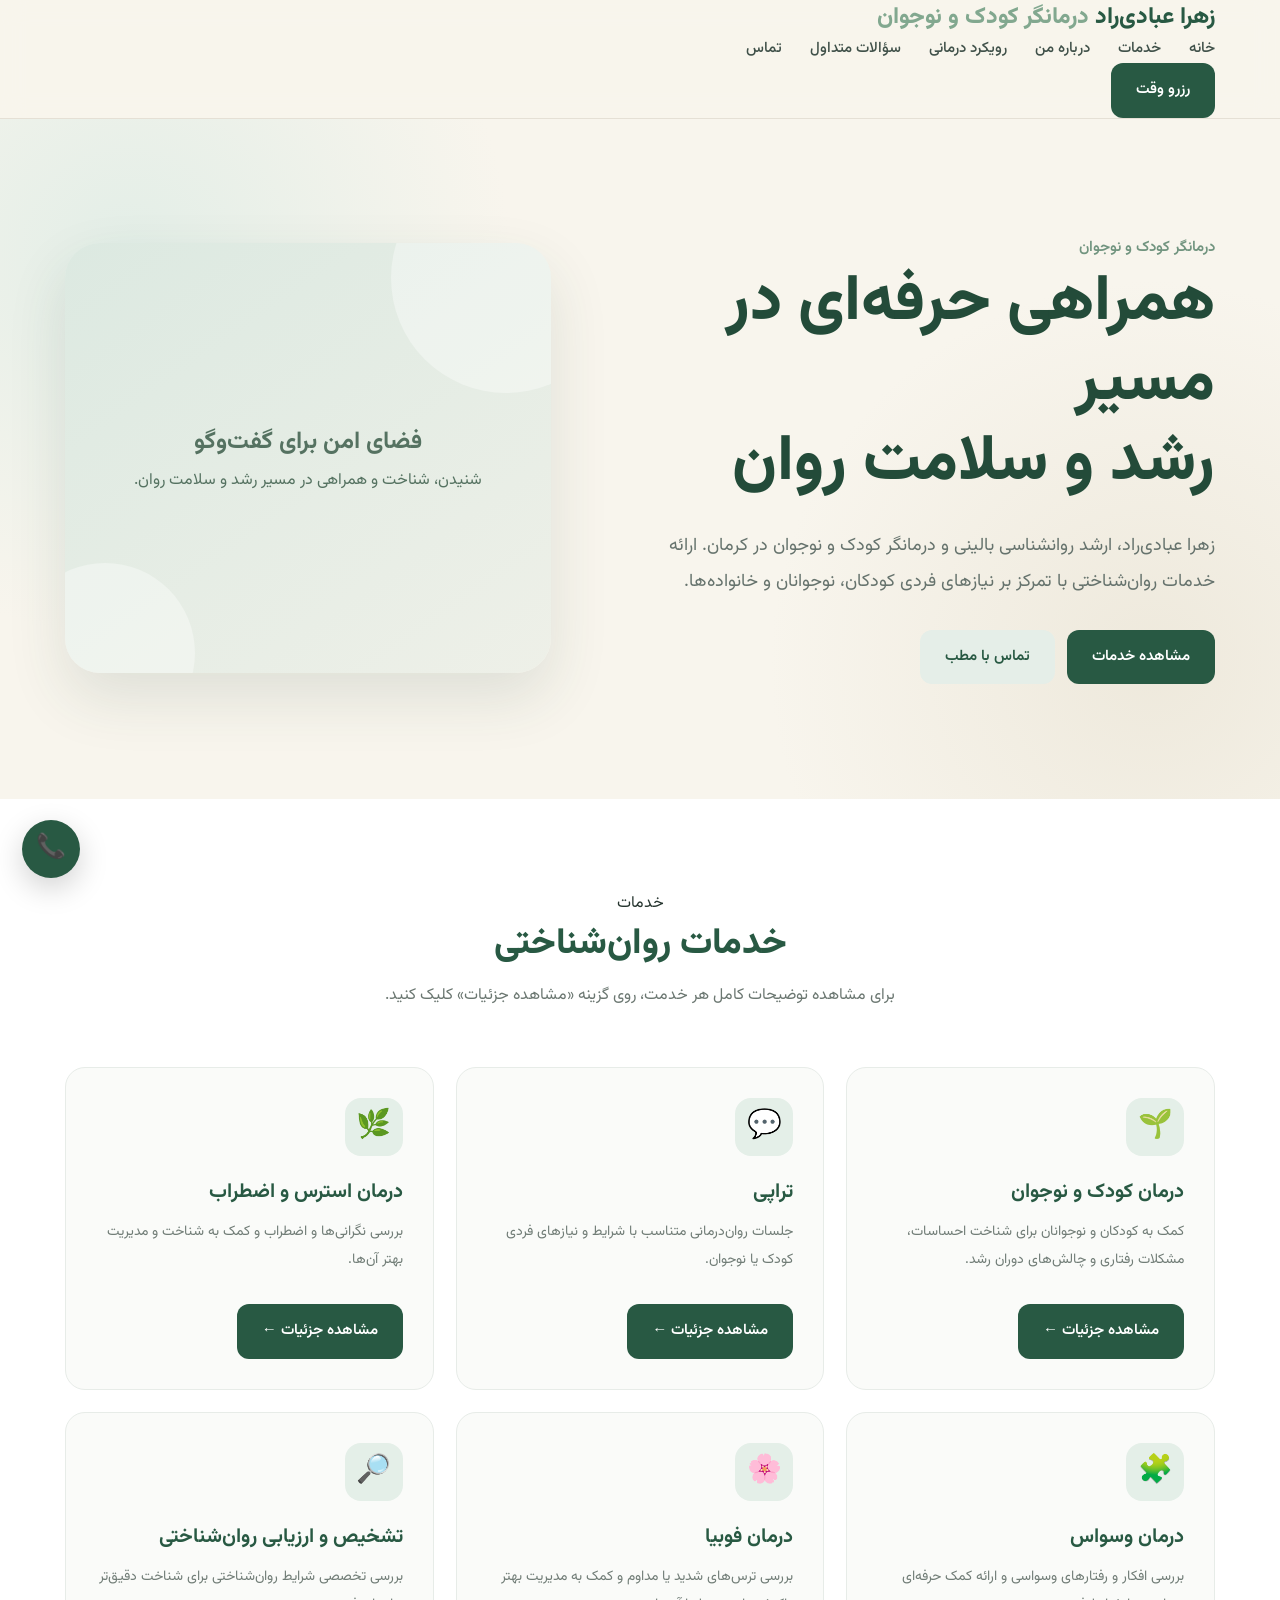
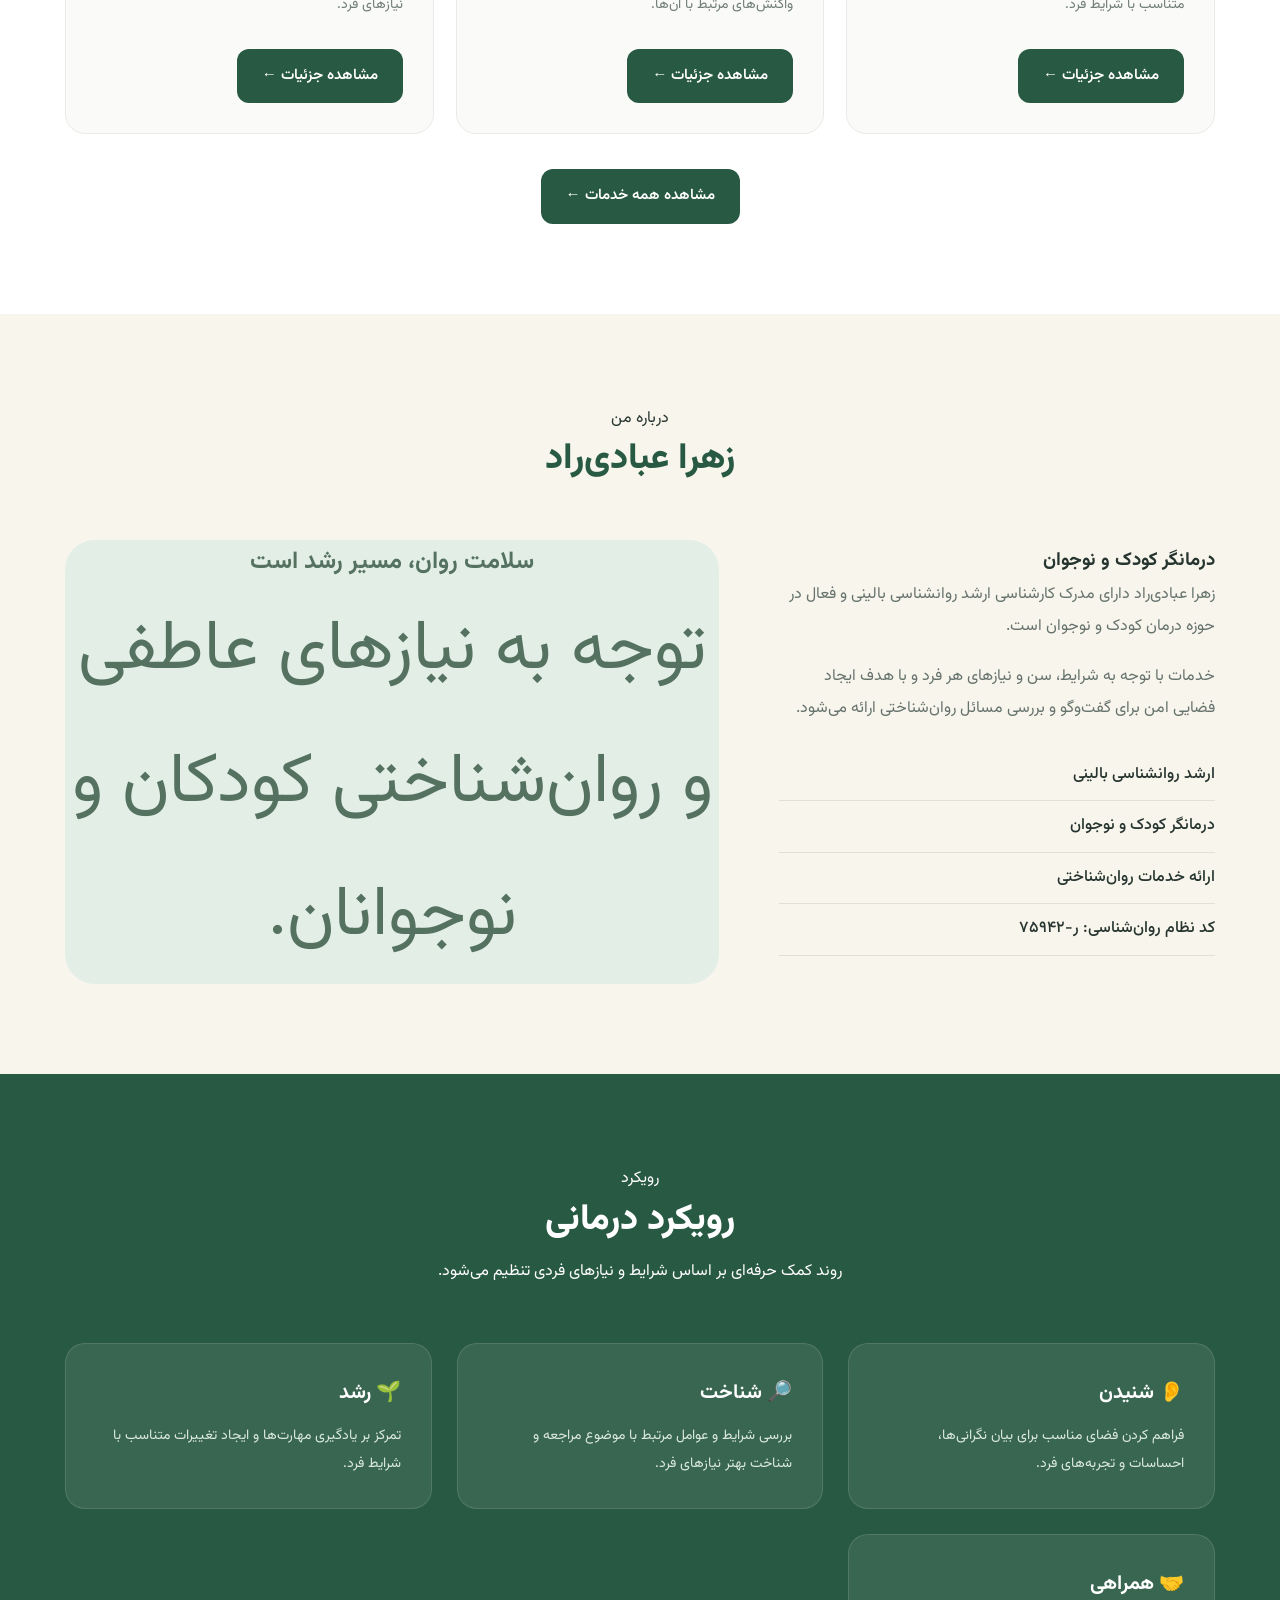
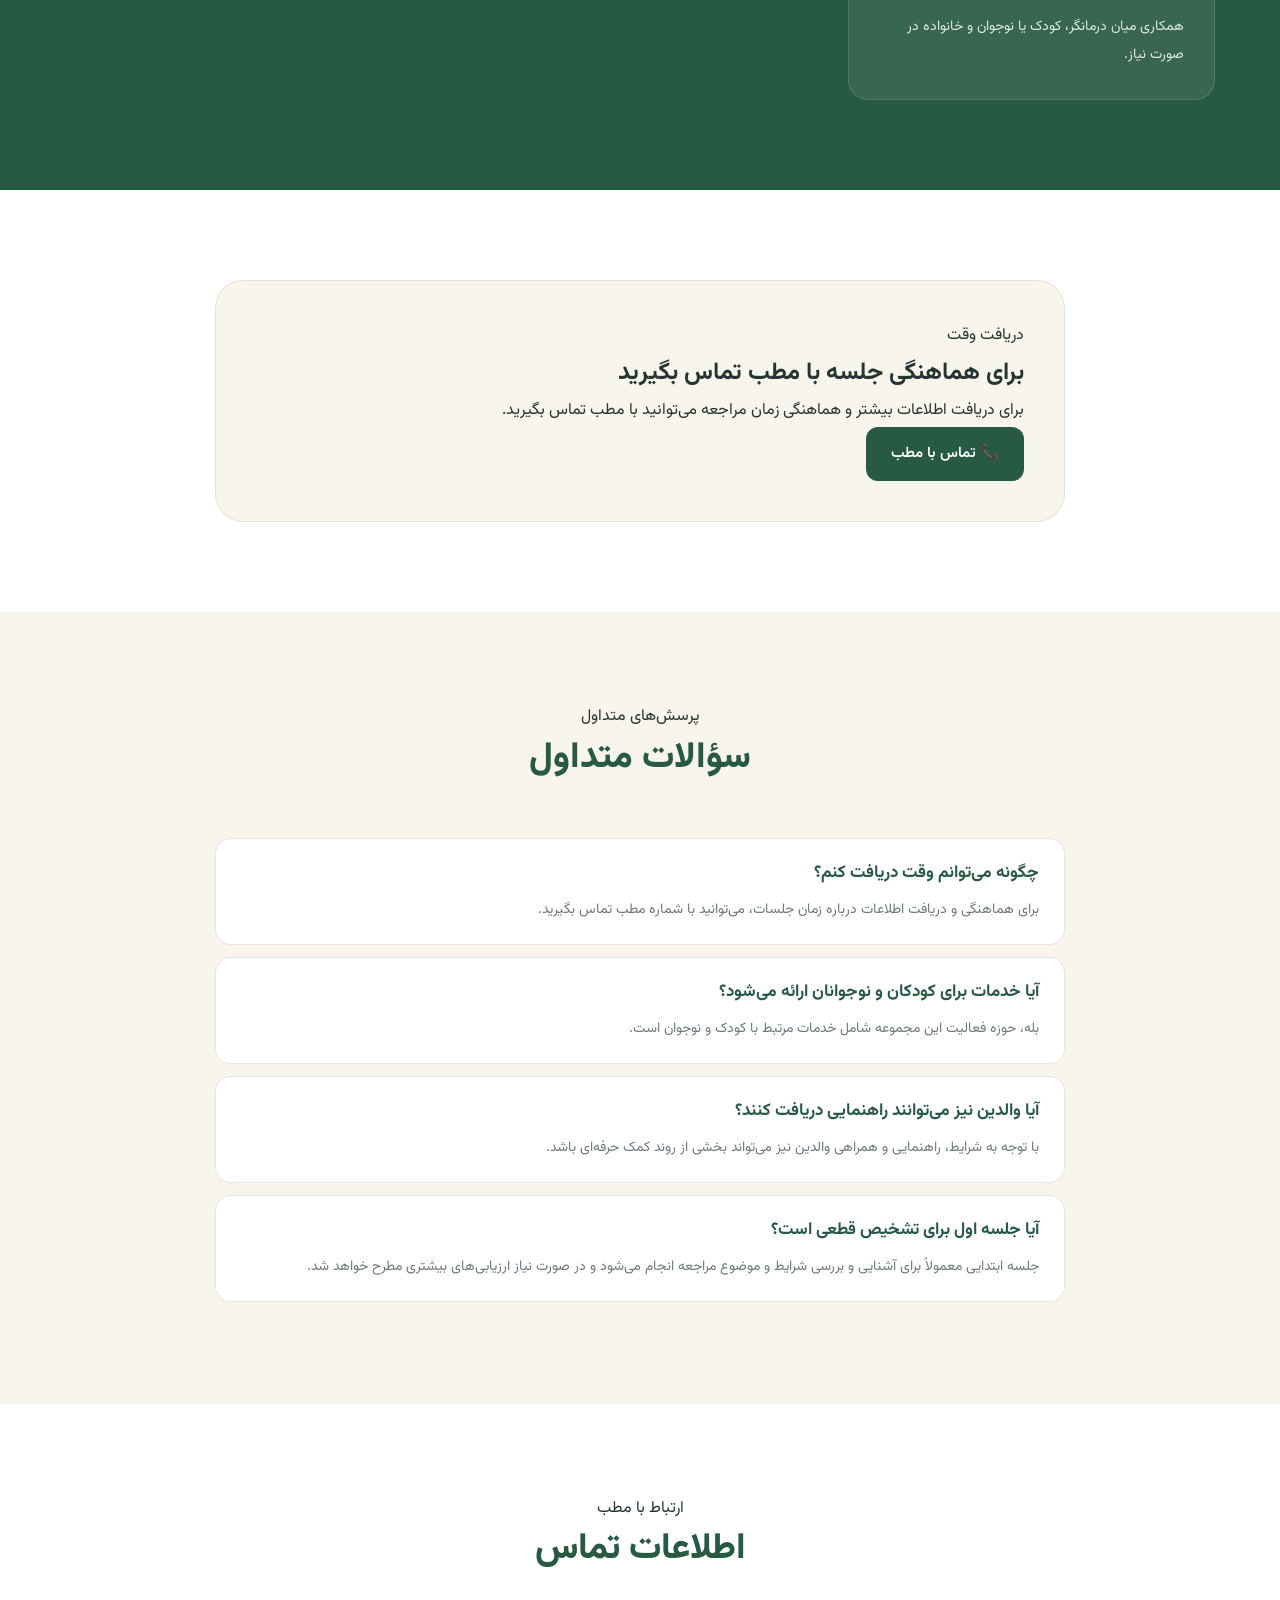
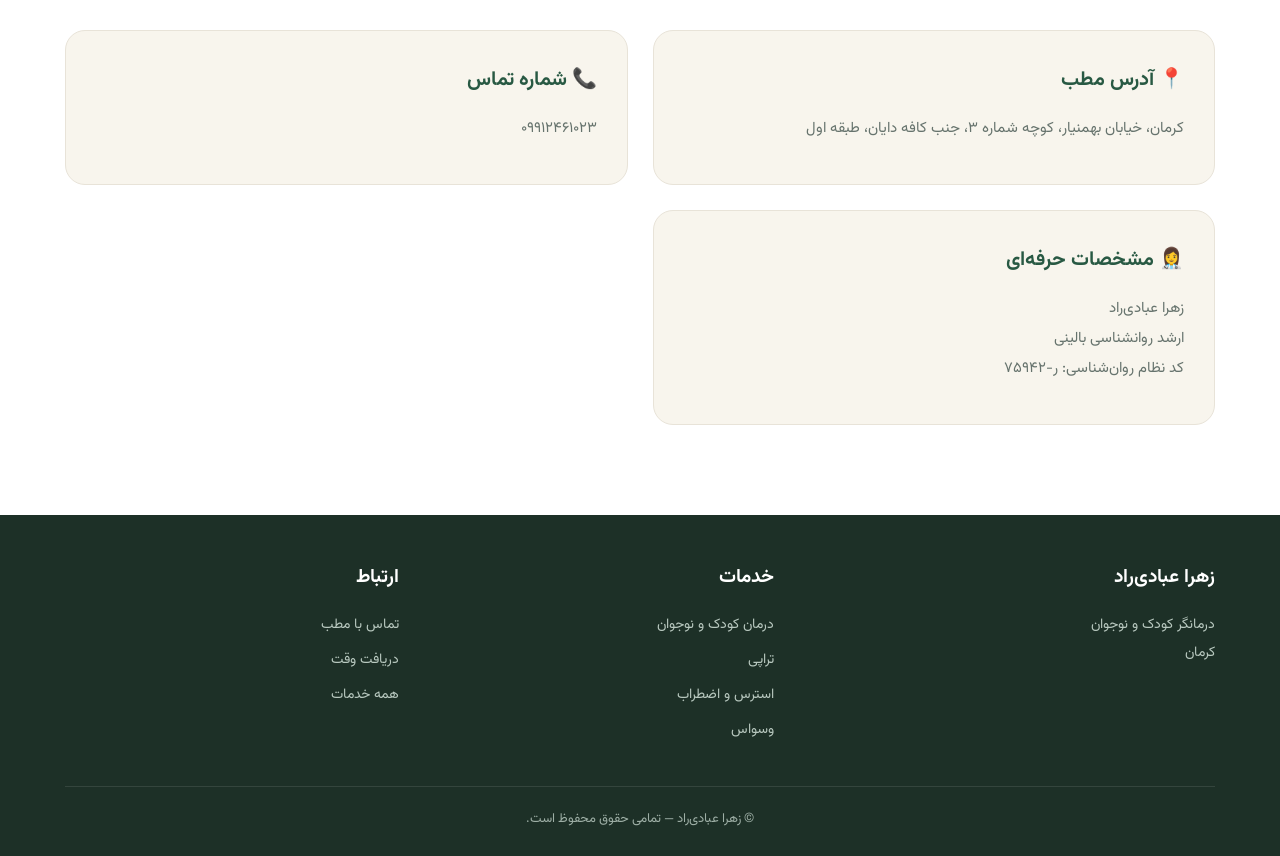
<file: index.html>
<!DOCTYPE html>
<html lang="fa" dir="rtl">

<head>
    <meta charset="UTF-8">
    <meta name="viewport" content="width=device-width, initial-scale=1.0">

    <title>زهرا عبادی‌راد | درمانگر کودک و نوجوان</title>

    <meta name="description"
          content="سایت رسمی زهرا عبادی‌راد، درمانگر کودک و نوجوان و ارشد روانشناسی بالینی در کرمان.">

    <link rel="stylesheet" href="css/style.css">
</head>

<body>

<!-- ================= HEADER ================= -->

<header class="navbar">

    <div class="container">

        <div class="logo">
            زهرا عبادی‌راد
            <span>درمانگر کودک و نوجوان</span>
        </div>

        <nav class="nav-links">

            <a href="index.html">
                خانه
            </a>

            <a href="services.html">
                خدمات
            </a>

            <a href="about.html">
                درباره من
            </a>

            <a href="#approach">
                رویکرد درمانی
            </a>

            <a href="#faq">
                سؤالات متداول
            </a>

            <a href="#contact">
                تماس
            </a>

        </nav>

        <a href="#booking" class="btn btn-primary">
            رزرو وقت
        </a>

    </div>

</header>


<!-- ================= HERO ================= -->

<section class="hero" id="home">

    <div class="container hero-content">

        <div class="hero-text">

            <span class="small-title">
                درمانگر کودک و نوجوان
            </span>

            <h1>
                همراهی حرفه‌ای در مسیر
                <br>
                رشد و سلامت روان
            </h1>

            <p>
                زهرا عبادی‌راد، ارشد روانشناسی بالینی و درمانگر کودک
                و نوجوان در کرمان. ارائه خدمات روان‌شناختی با تمرکز
                بر نیازهای فردی کودکان، نوجوانان و خانواده‌ها.
            </p>

            <div style="display:flex; gap:12px; flex-wrap:wrap;">

                <a href="services.html"
                   class="btn btn-primary">
                    مشاهده خدمات
                </a>

                <a href="#contact"
                   class="btn btn-light">
                    تماس با مطب
                </a>

            </div>

        </div>


        <div class="hero-card">

            <div class="hero-placeholder">

                <h3>
                    فضای امن برای گفت‌وگو
                </h3>

                <p>
                    شنیدن، شناخت و همراهی در مسیر رشد و سلامت روان.
                </p>

            </div>

        </div>

    </div>

</section>


<!-- ================= SERVICES ================= -->

<section class="services" id="services">

    <div class="container">

        <div class="section-title">

            <span class="small-title">
                خدمات
            </span>

            <h2>
                خدمات روان‌شناختی
            </h2>

            <p>
                برای مشاهده توضیحات کامل هر خدمت، روی گزینه
                «مشاهده جزئیات» کلیک کنید.
            </p>

        </div>


        <div class="services-grid">


            <!-- درمان کودک و نوجوان -->

            <div class="service-card">

                <div class="service-icon">
                    🌱
                </div>

                <h3>
                    درمان کودک و نوجوان
                </h3>

                <p>
                    کمک به کودکان و نوجوانان برای شناخت احساسات،
                    مشکلات رفتاری و چالش‌های دوران رشد.
                </p>

                <br>

                <a href="service-child.html"
                   class="btn btn-primary">
                    مشاهده جزئیات ←
                </a>

            </div>


            <!-- تراپی -->

            <div class="service-card">

                <div class="service-icon">
                    💬
                </div>

                <h3>
                    تراپی
                </h3>

                <p>
                    جلسات روان‌درمانی متناسب با شرایط و نیازهای
                    فردی کودک یا نوجوان.
                </p>

                <br>

                <a href="service-therapy.html"
                   class="btn btn-primary">
                    مشاهده جزئیات ←
                </a>

            </div>


            <!-- اضطراب -->

            <div class="service-card">

                <div class="service-icon">
                    🌿
                </div>

                <h3>
                    درمان استرس و اضطراب
                </h3>

                <p>
                    بررسی نگرانی‌ها و اضطراب و کمک به شناخت
                    و مدیریت بهتر آن‌ها.
                </p>

                <br>

                <a href="service-anxiety.html"
                   class="btn btn-primary">
                    مشاهده جزئیات ←
                </a>

            </div>


            <!-- وسواس -->

            <div class="service-card">

                <div class="service-icon">
                    🧩
                </div>

                <h3>
                    درمان وسواس
                </h3>

                <p>
                    بررسی افکار و رفتارهای وسواسی و ارائه کمک
                    حرفه‌ای متناسب با شرایط فرد.
                </p>

                <br>

                <a href="service-ocd.html"
                   class="btn btn-primary">
                    مشاهده جزئیات ←
                </a>

            </div>


            <!-- فوبیا -->

            <div class="service-card">

                <div class="service-icon">
                    🌸
                </div>

                <h3>
                    درمان فوبیا
                </h3>

                <p>
                    بررسی ترس‌های شدید یا مداوم و کمک به
                    مدیریت بهتر واکنش‌های مرتبط با آن‌ها.
                </p>

                <br>

                <a href="service-phobia.html"
                   class="btn btn-primary">
                    مشاهده جزئیات ←
                </a>

            </div>


            <!-- تشخیص -->

            <div class="service-card">

                <div class="service-icon">
                    🔎
                </div>

                <h3>
                    تشخیص و ارزیابی روان‌شناختی
                </h3>

                <p>
                    بررسی تخصصی شرایط روان‌شناختی برای شناخت
                    دقیق‌تر نیازهای فرد.
                </p>

                <br>

                <a href="service-assessment.html"
                   class="btn btn-primary">
                    مشاهده جزئیات ←
                </a>

            </div>


        </div>


        <div style="text-align:center; margin-top:35px;">

            <a href="services.html"
               class="btn btn-primary">
                مشاهده همه خدمات ←
            </a>

        </div>

    </div>

</section>


<!-- ================= ABOUT ================= -->

<section class="about" id="about">

    <div class="container">

        <div class="section-title">

            <span class="small-title">
                درباره من
            </span>

            <h2>
                زهرا عبادی‌راد
            </h2>

        </div>


        <div class="about-grid">


            <div class="about-text">

                <h3>
                    درمانگر کودک و نوجوان
                </h3>

                <p>
                    زهرا عبادی‌راد دارای مدرک کارشناسی ارشد
                    روانشناسی بالینی و فعال در حوزه درمان کودک
                    و نوجوان است.
                </p>

                <p>
                    خدمات با توجه به شرایط، سن و نیازهای هر فرد
                    و با هدف ایجاد فضایی امن برای گفت‌وگو و بررسی
                    مسائل روان‌شناختی ارائه می‌شود.
                </p>


                <ul class="info-list">

                    <li>
                        ارشد روانشناسی بالینی
                    </li>

                    <li>
                        درمانگر کودک و نوجوان
                    </li>

                    <li>
                        ارائه خدمات روان‌شناختی
                    </li>

                    <li>
                        کد نظام روان‌شناسی: ر-۷۵۹۴۲
                    </li>

                </ul>

            </div>


            <div class="about-image">

                <div class="hero-placeholder">

                    <h3>
                        سلامت روان، مسیر رشد است
                    </h3>

                    <p>
                        توجه به نیازهای عاطفی و روان‌شناختی
                        کودکان و نوجوانان.
                    </p>

                </div>

            </div>

        </div>

    </div>

</section>


<!-- ================= APPROACH ================= -->

<section class="approach" id="approach">

    <div class="container">

        <div class="section-title">

            <span class="small-title">
                رویکرد
            </span>

            <h2>
                رویکرد درمانی
            </h2>

            <p>
                روند کمک حرفه‌ای بر اساس شرایط و نیازهای فردی
                تنظیم می‌شود.
            </p>

        </div>


        <div class="approach-grid">


            <div class="approach-card">

                <h3>
                    👂 شنیدن
                </h3>

                <p>
                    فراهم کردن فضای مناسب برای بیان نگرانی‌ها،
                    احساسات و تجربه‌های فرد.
                </p>

            </div>


            <div class="approach-card">

                <h3>
                    🔎 شناخت
                </h3>

                <p>
                    بررسی شرایط و عوامل مرتبط با موضوع مراجعه
                    و شناخت بهتر نیازهای فرد.
                </p>

            </div>


            <div class="approach-card">

                <h3>
                    🌱 رشد
                </h3>

                <p>
                    تمرکز بر یادگیری مهارت‌ها و ایجاد تغییرات
                    متناسب با شرایط فرد.
                </p>

            </div>


            <div class="approach-card">

                <h3>
                    🤝 همراهی
                </h3>

                <p>
                    همکاری میان درمانگر، کودک یا نوجوان و
                    خانواده در صورت نیاز.
                </p>

            </div>


        </div>

    </div>

</section>


<!-- ================= BOOKING ================= -->

<section class="booking" id="booking">

    <div class="container">

        <div class="booking-box">

            <div>

                <span class="small-title">
                    دریافت وقت
                </span>

                <h2>
                    برای هماهنگی جلسه با مطب تماس بگیرید
                </h2>

                <p>
                    برای دریافت اطلاعات بیشتر و هماهنگی زمان
                    مراجعه می‌توانید با مطب تماس بگیرید.
                </p>

            </div>


            <div>

                <a href="tel:09912461023"
                   class="btn btn-primary">
                    📞 تماس با مطب
                </a>

            </div>

        </div>

    </div>

</section>


<!-- ================= FAQ ================= -->

<section class="faq" id="faq">

    <div class="container">

        <div class="section-title">

            <span class="small-title">
                پرسش‌های متداول
            </span>

            <h2>
                سؤالات متداول
            </h2>

        </div>


        <div class="faq-list">


            <div class="faq-item">

                <h3>
                    چگونه می‌توانم وقت دریافت کنم؟
                </h3>

                <p>
                    برای هماهنگی و دریافت اطلاعات درباره زمان جلسات،
                    می‌توانید با شماره مطب تماس بگیرید.
                </p>

            </div>


            <div class="faq-item">

                <h3>
                    آیا خدمات برای کودکان و نوجوانان ارائه می‌شود؟
                </h3>

                <p>
                    بله، حوزه فعالیت این مجموعه شامل خدمات مرتبط
                    با کودک و نوجوان است.
                </p>

            </div>


            <div class="faq-item">

                <h3>
                    آیا والدین نیز می‌توانند راهنمایی دریافت کنند؟
                </h3>

                <p>
                    با توجه به شرایط، راهنمایی و همراهی والدین
                    نیز می‌تواند بخشی از روند کمک حرفه‌ای باشد.
                </p>

            </div>


            <div class="faq-item">

                <h3>
                    آیا جلسه اول برای تشخیص قطعی است؟
                </h3>

                <p>
                    جلسه ابتدایی معمولاً برای آشنایی و بررسی
                    شرایط و موضوع مراجعه انجام می‌شود و در صورت
                    نیاز ارزیابی‌های بیشتری مطرح خواهد شد.
                </p>

            </div>


        </div>

    </div>

</section>


<!-- ================= CONTACT ================= -->

<section class="contact" id="contact">

    <div class="container">

        <div class="section-title">

            <span class="small-title">
                ارتباط با مطب
            </span>

            <h2>
                اطلاعات تماس
            </h2>

        </div>


        <div class="contact-grid">


            <div class="contact-card">

                <h3>
                    📍 آدرس مطب
                </h3>

                <p>
                    کرمان، خیابان بهمنیار،
                    کوچه شماره ۳،
                    جنب کافه دایان،
                    طبقه اول
                </p>

            </div>


            <div class="contact-card">

                <h3>
                    📞 شماره تماس
                </h3>

                <p>

                    <a href="tel:09912461023">
                        ۰۹۹۱۲۴۶۱۰۲۳
                    </a>

                </p>

            </div>


            <div class="contact-card">

                <h3>
                    👩‍⚕️ مشخصات حرفه‌ای
                </h3>

                <p>
                    زهرا عبادی‌راد
                    <br>
                    ارشد روانشناسی بالینی
                    <br>
                    کد نظام روان‌شناسی: ر-۷۵۹۴۲
                </p>

            </div>


        </div>

    </div>

</section>


<!-- ================= FOOTER ================= -->

<footer>

    <div class="container">

        <div class="footer-grid">


            <div class="footer-column">

                <h3>
                    زهرا عبادی‌راد
                </h3>

                <p>
                    درمانگر کودک و نوجوان
                </p>

                <p>
                    کرمان
                </p>

            </div>


            <div class="footer-column">

                <h3>
                    خدمات
                </h3>

                <a href="service-child.html">
                    درمان کودک و نوجوان
                </a>

                <a href="service-therapy.html">
                    تراپی
                </a>

                <a href="service-anxiety.html">
                    استرس و اضطراب
                </a>

                <a href="service-ocd.html">
                    وسواس
                </a>

            </div>


            <div class="footer-column">

                <h3>
                    ارتباط
                </h3>

                <a href="#contact">
                    تماس با مطب
                </a>

                <a href="#booking">
                    دریافت وقت
                </a>

                <a href="services.html">
                    همه خدمات
                </a>

            </div>


        </div>


        <div class="footer-bottom">

            <p>
                © <span id="current-year"></span>
                زهرا عبادی‌راد — تمامی حقوق محفوظ است.
            </p>

        </div>

    </div>

</footer>


<!-- ================= FLOATING CALL ================= -->

<a href="tel:09912461023"
   class="call-button"
   aria-label="تماس با مطب">

    📞

</a>


<script src="js/main.js"></script>

</body>
</html>
</file>
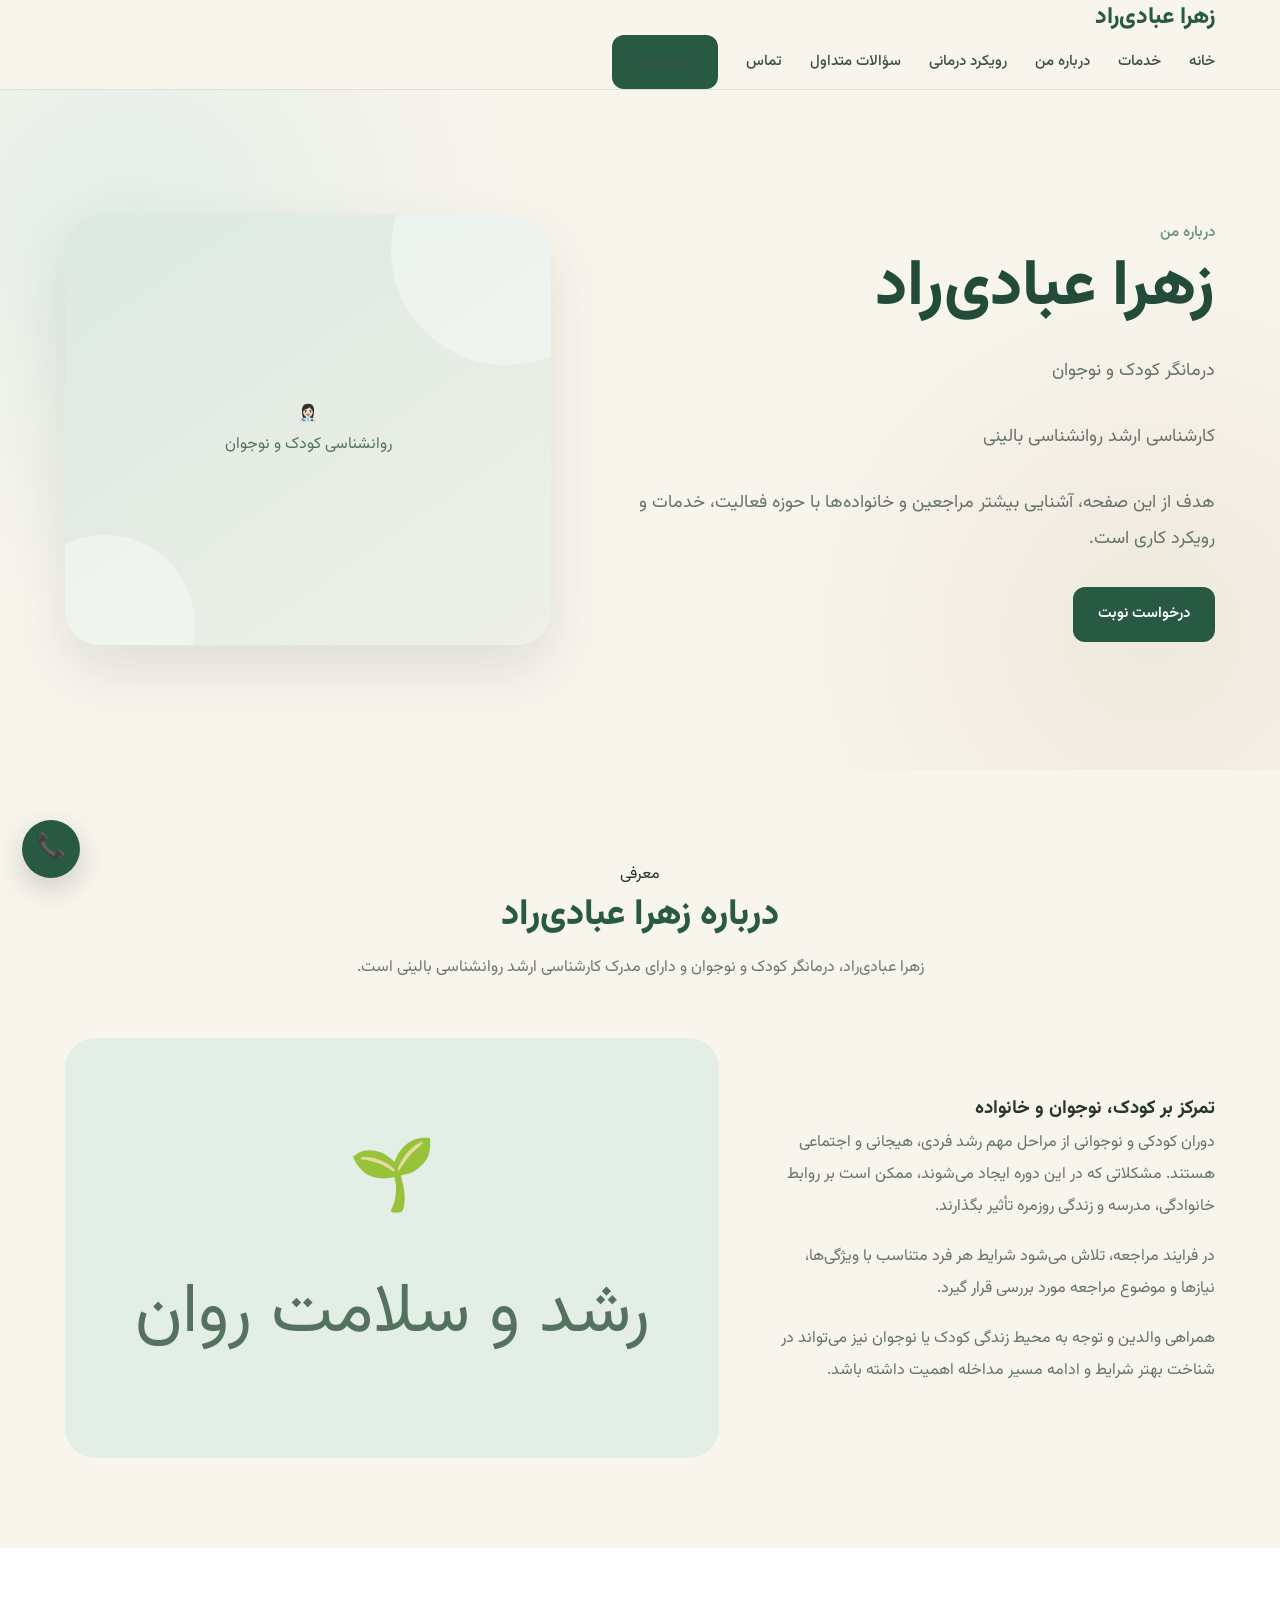
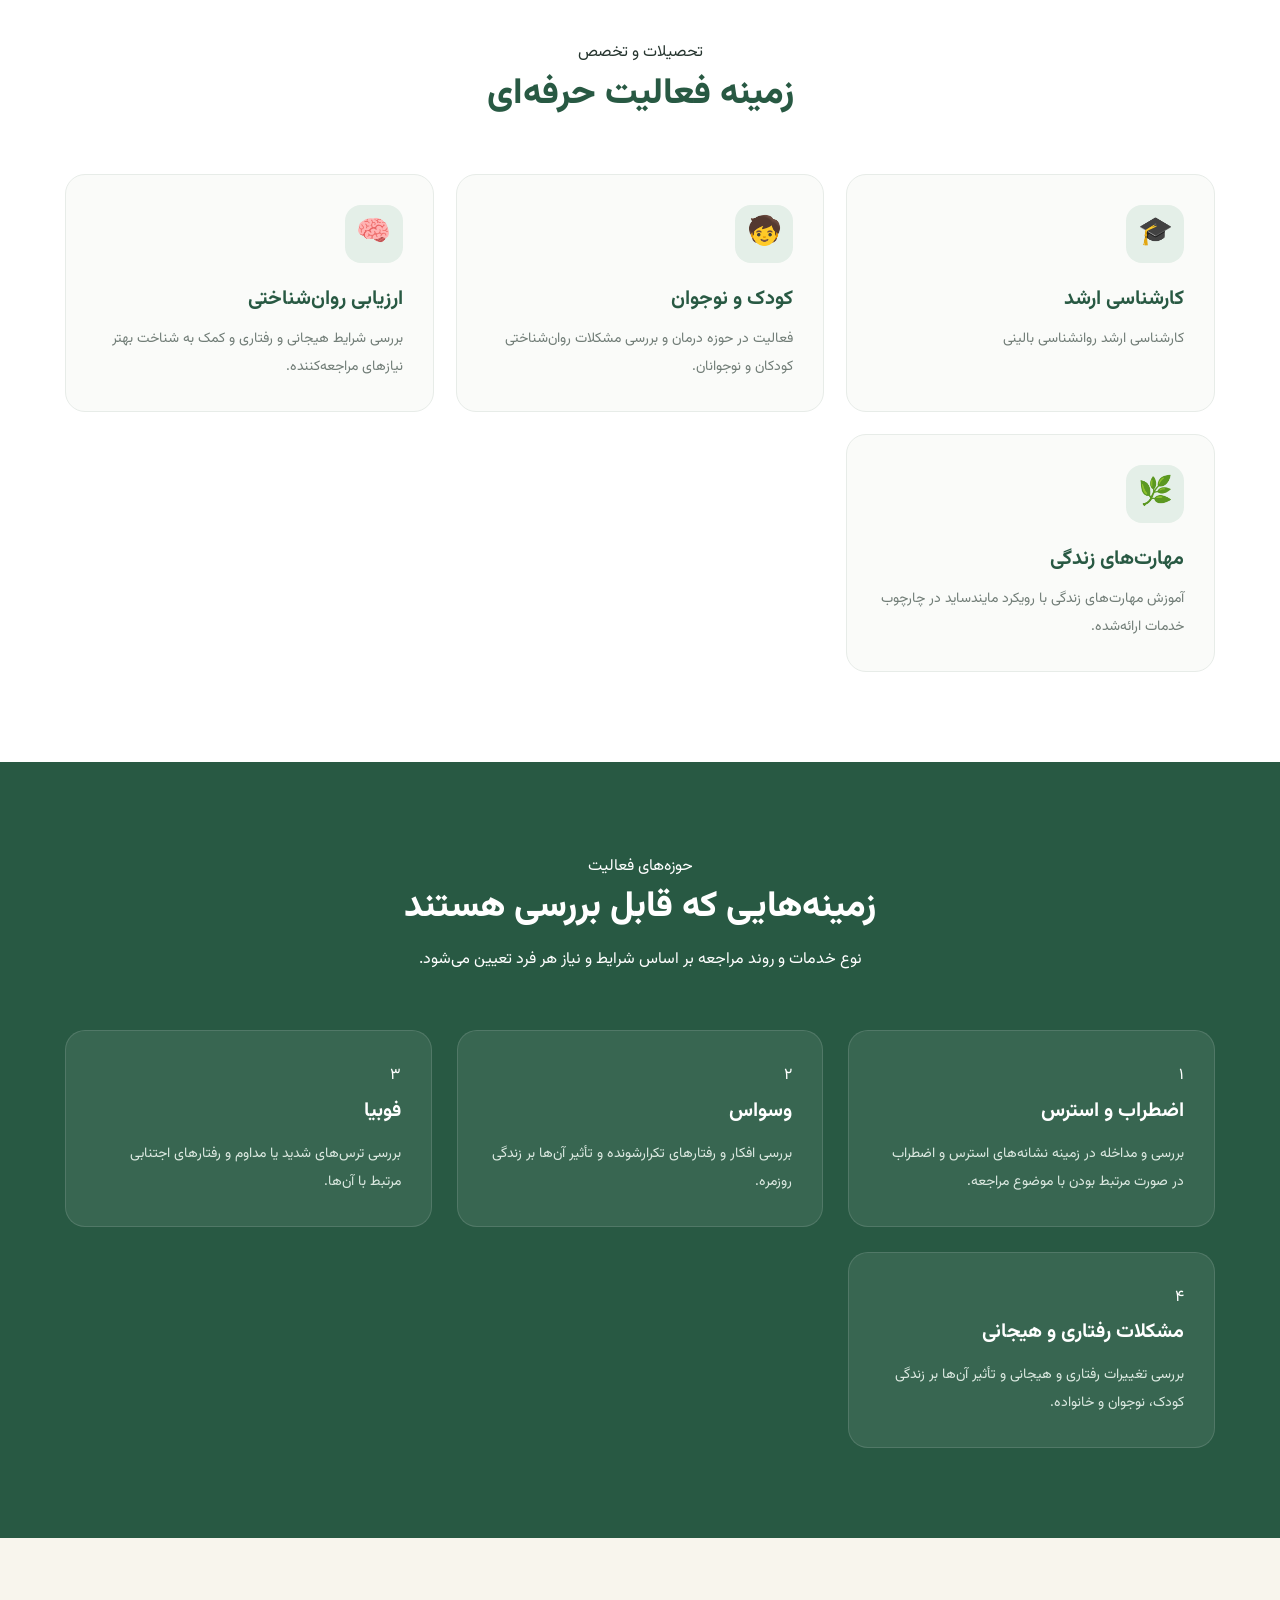
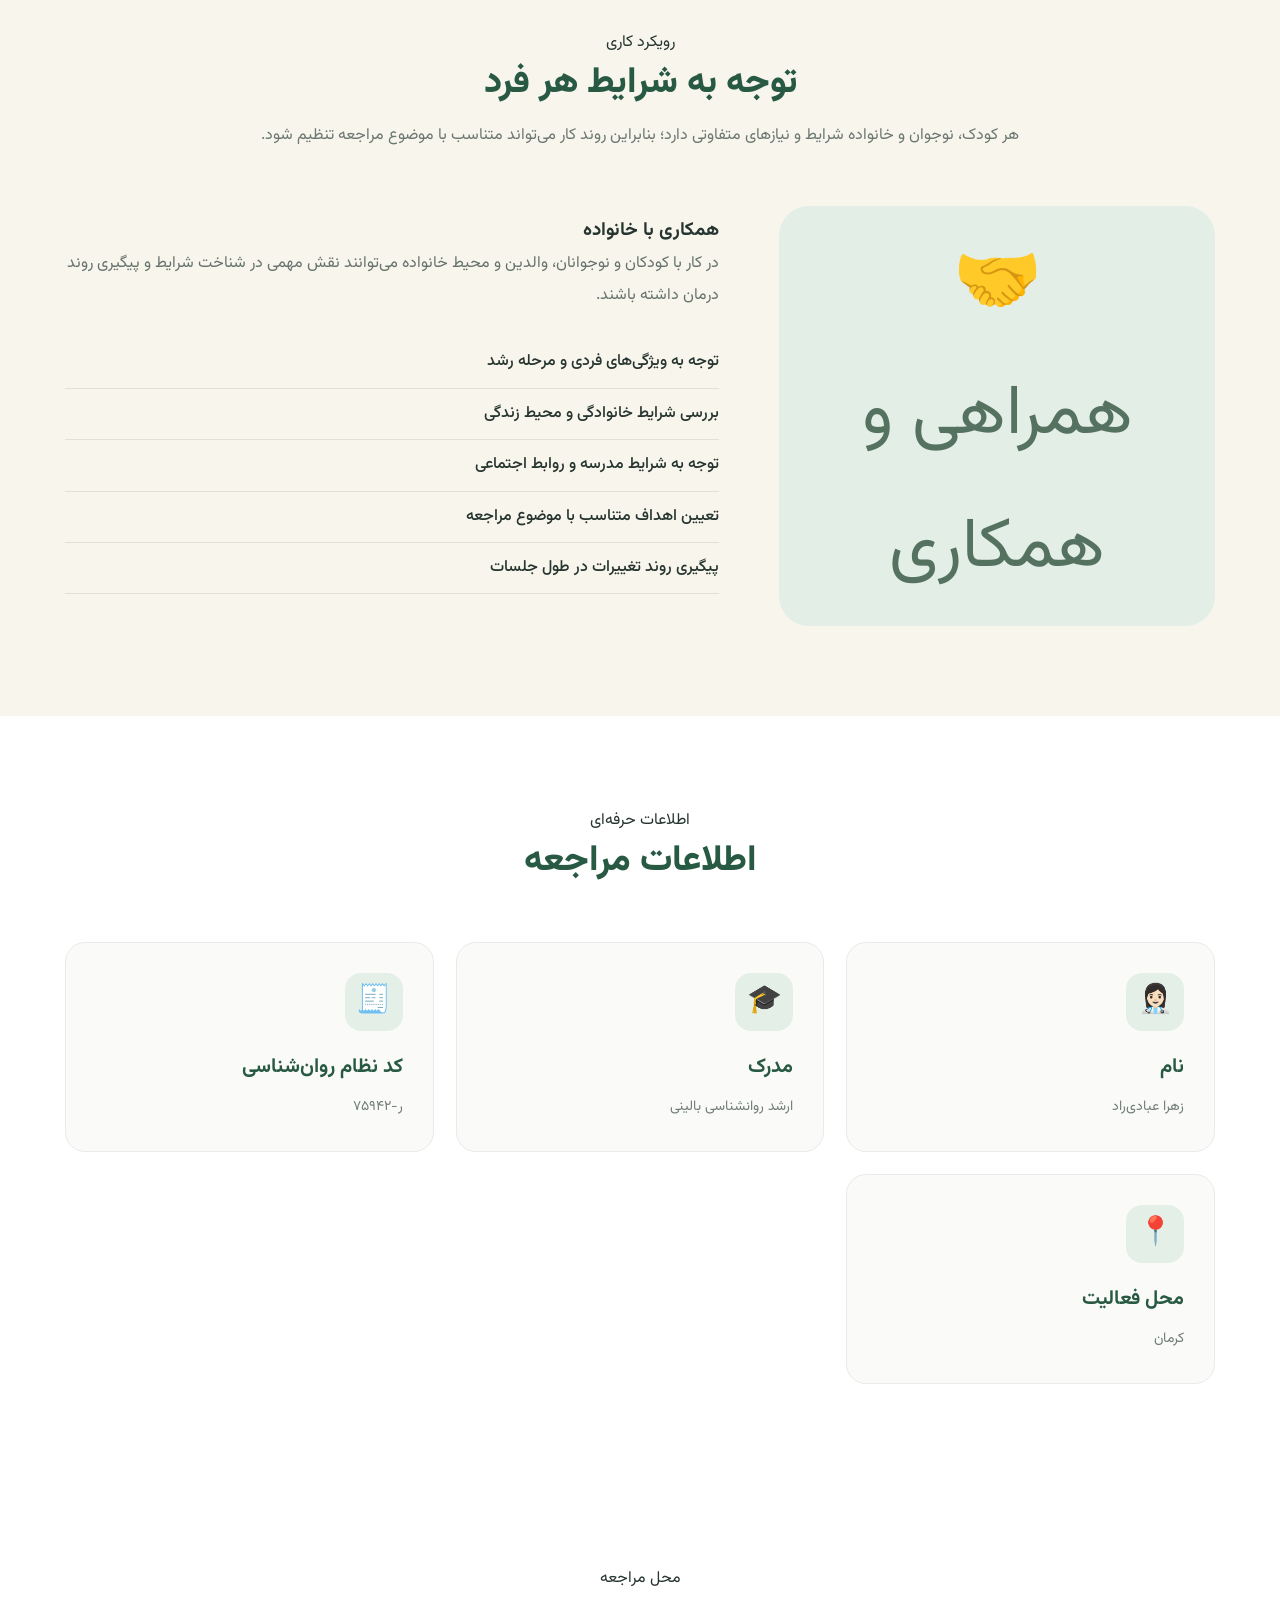
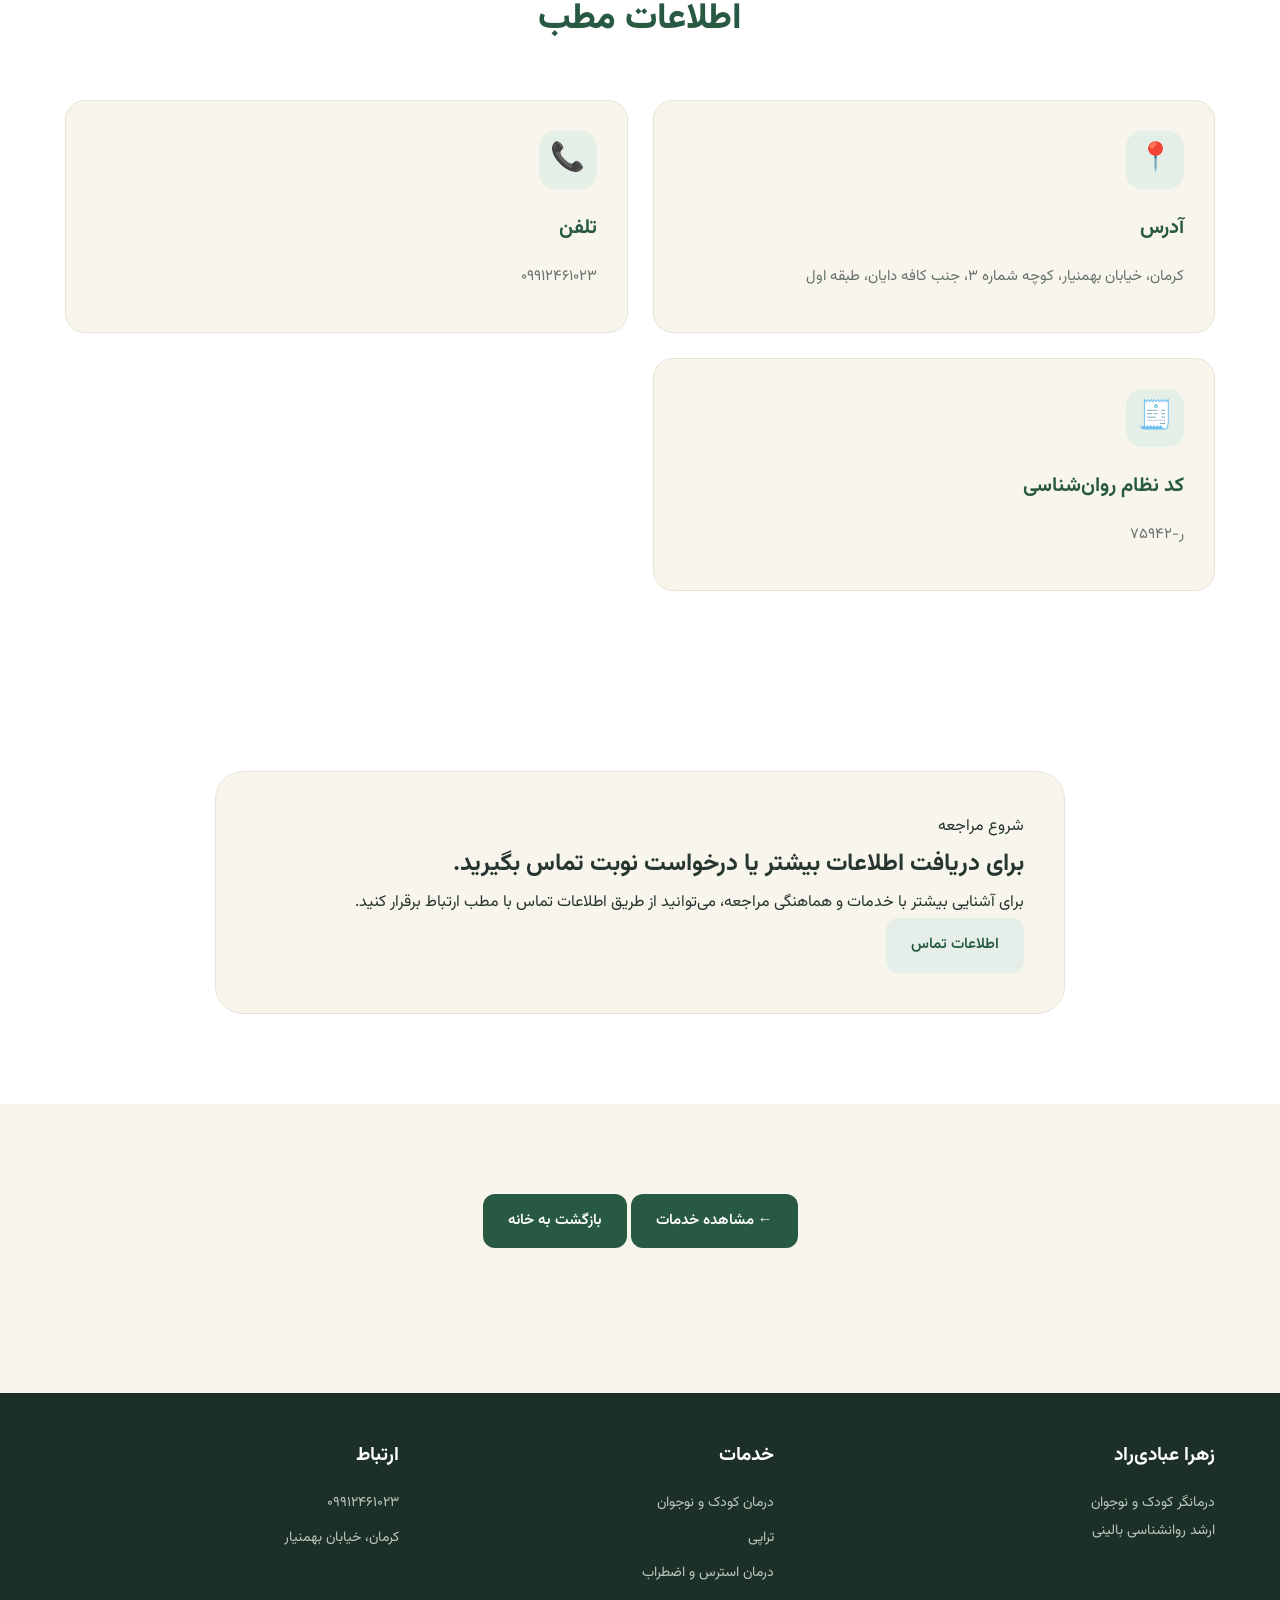
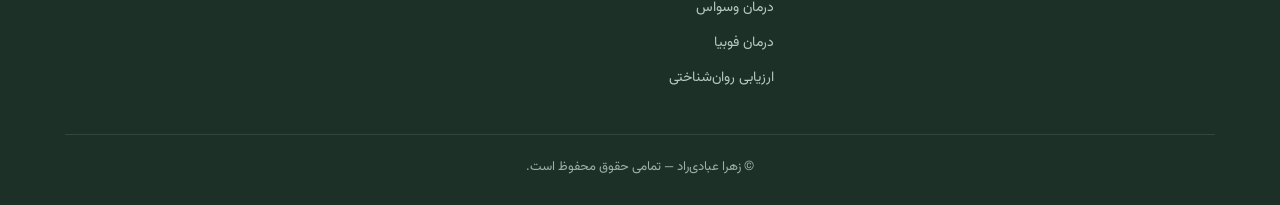
<file: about.html>
<!DOCTYPE html>
<html lang="fa" dir="rtl">

<head>
    <meta charset="UTF-8">
    <meta name="viewport" content="width=device-width, initial-scale=1.0">

    <title>درباره زهرا عبادی‌راد | درمانگر کودک و نوجوان</title>

    <meta
        name="description"
        content="معرفی زهرا عبادی‌راد، درمانگر کودک و نوجوان و دارای مدرک کارشناسی ارشد روانشناسی بالینی در کرمان."
    >

    <link rel="stylesheet" href="css/style.css">
</head>

<body>

    <!-- Header -->
    <header class="navbar">
        <div class="container">

            <div class="logo">
                <a href="index.html">زهرا عبادی‌راد</a>
            </div>

            <nav class="nav-links">
                <a href="index.html">خانه</a>
                <a href="services.html">خدمات</a>
                <a href="about.html">درباره من</a>
                <a href="index.html#approach">رویکرد درمانی</a>
                <a href="index.html#faq">سؤالات متداول</a>
                <a href="index.html#contact">تماس</a>

                <a href="index.html#booking" class="btn btn-primary">
                    رزرو نوبت
                </a>
            </nav>

        </div>
    </header>


    <!-- Hero -->
    <section class="hero">

        <div class="container hero-content">

            <div class="hero-text">

                <span class="small-title">
                    درباره من
                </span>

                <h1>
                    زهرا عبادی‌راد
                </h1>

                <p>
                    درمانگر کودک و نوجوان
                </p>

                <p>
                    کارشناسی ارشد روانشناسی بالینی
                </p>

                <p>
                    هدف از این صفحه، آشنایی بیشتر مراجعین و خانواده‌ها
                    با حوزه فعالیت، خدمات و رویکرد کاری است.
                </p>

                <a href="index.html#booking" class="btn btn-primary">
                    درخواست نوبت
                </a>

            </div>


            <div class="hero-card">

                <div class="hero-placeholder">
                    👩🏻‍⚕️
                    <br>
                    <span>روانشناسی کودک و نوجوان</span>
                </div>

            </div>

        </div>

    </section>


    <!-- Introduction -->
    <section class="about">

        <div class="container">

            <div class="section-title">

                <span class="small-title">
                    معرفی
                </span>

                <h2>
                    درباره زهرا عبادی‌راد
                </h2>

                <p>
                    زهرا عبادی‌راد، درمانگر کودک و نوجوان و دارای
                    مدرک کارشناسی ارشد روانشناسی بالینی است.
                </p>

            </div>


            <div class="about-grid">

                <div class="about-text">

                    <h3>
                        تمرکز بر کودک، نوجوان و خانواده
                    </h3>

                    <p>
                        دوران کودکی و نوجوانی از مراحل مهم رشد فردی،
                        هیجانی و اجتماعی هستند. مشکلاتی که در این دوره
                        ایجاد می‌شوند، ممکن است بر روابط خانوادگی،
                        مدرسه و زندگی روزمره تأثیر بگذارند.
                    </p>

                    <p>
                        در فرایند مراجعه، تلاش می‌شود شرایط هر فرد
                        متناسب با ویژگی‌ها، نیازها و موضوع مراجعه
                        مورد بررسی قرار گیرد.
                    </p>

                    <p>
                        همراهی والدین و توجه به محیط زندگی کودک یا
                        نوجوان نیز می‌تواند در شناخت بهتر شرایط و
                        ادامه مسیر مداخله اهمیت داشته باشد.
                    </p>

                </div>


                <div class="about-image">

                    <div class="hero-placeholder">
                        🌱
                        <br>
                        <span>رشد و سلامت روان</span>
                    </div>

                </div>

            </div>

        </div>

    </section>


    <!-- Education -->
    <section class="services">

        <div class="container">

            <div class="section-title">

                <span class="small-title">
                    تحصیلات و تخصص
                </span>

                <h2>
                    زمینه فعالیت حرفه‌ای
                </h2>

            </div>


            <div class="services-grid">

                <div class="service-card">

                    <div class="service-icon">
                        🎓
                    </div>

                    <h3>
                        کارشناسی ارشد
                    </h3>

                    <p>
                        کارشناسی ارشد روانشناسی بالینی
                    </p>

                </div>


                <div class="service-card">

                    <div class="service-icon">
                        🧒
                    </div>

                    <h3>
                        کودک و نوجوان
                    </h3>

                    <p>
                        فعالیت در حوزه درمان و بررسی مشکلات
                        روان‌شناختی کودکان و نوجوانان.
                    </p>

                </div>


                <div class="service-card">

                    <div class="service-icon">
                        🧠
                    </div>

                    <h3>
                        ارزیابی روان‌شناختی
                    </h3>

                    <p>
                        بررسی شرایط هیجانی و رفتاری و کمک به شناخت
                        بهتر نیازهای مراجعه‌کننده.
                    </p>

                </div>


                <div class="service-card">

                    <div class="service-icon">
                        🌿
                    </div>

                    <h3>
                        مهارت‌های زندگی
                    </h3>

                    <p>
                        آموزش مهارت‌های زندگی با رویکرد مایندساید
                        در چارچوب خدمات ارائه‌شده.
                    </p>

                </div>

            </div>

        </div>

    </section>


    <!-- Areas -->
    <section class="approach">

        <div class="container">

            <div class="section-title">

                <span class="small-title">
                    حوزه‌های فعالیت
                </span>

                <h2>
                    زمینه‌هایی که قابل بررسی هستند
                </h2>

                <p>
                    نوع خدمات و روند مراجعه بر اساس شرایط و نیاز
                    هر فرد تعیین می‌شود.
                </p>

            </div>


            <div class="approach-grid">

                <div class="approach-card">

                    <span>۱</span>

                    <h3>
                        اضطراب و استرس
                    </h3>

                    <p>
                        بررسی و مداخله در زمینه نشانه‌های استرس و
                        اضطراب در صورت مرتبط بودن با موضوع مراجعه.
                    </p>

                </div>


                <div class="approach-card">

                    <span>۲</span>

                    <h3>
                        وسواس
                    </h3>

                    <p>
                        بررسی افکار و رفتارهای تکرارشونده و تأثیر
                        آن‌ها بر زندگی روزمره.
                    </p>

                </div>


                <div class="approach-card">

                    <span>۳</span>

                    <h3>
                        فوبیا
                    </h3>

                    <p>
                        بررسی ترس‌های شدید یا مداوم و رفتارهای
                        اجتنابی مرتبط با آن‌ها.
                    </p>

                </div>


                <div class="approach-card">

                    <span>۴</span>

                    <h3>
                        مشکلات رفتاری و هیجانی
                    </h3>

                    <p>
                        بررسی تغییرات رفتاری و هیجانی و تأثیر آن‌ها
                        بر زندگی کودک، نوجوان و خانواده.
                    </p>

                </div>

            </div>

        </div>

    </section>


    <!-- Approach -->
    <section class="about">

        <div class="container">

            <div class="section-title">

                <span class="small-title">
                    رویکرد کاری
                </span>

                <h2>
                    توجه به شرایط هر فرد
                </h2>

                <p>
                    هر کودک، نوجوان و خانواده شرایط و نیازهای
                    متفاوتی دارد؛ بنابراین روند کار می‌تواند
                    متناسب با موضوع مراجعه تنظیم شود.
                </p>

            </div>


            <div class="about-grid">

                <div class="about-image">

                    <div class="hero-placeholder">
                        🤝
                        <br>
                        <span>همراهی و همکاری</span>
                    </div>

                </div>


                <div class="about-text">

                    <h3>
                        همکاری با خانواده
                    </h3>

                    <p>
                        در کار با کودکان و نوجوانان، والدین و محیط
                        خانواده می‌توانند نقش مهمی در شناخت شرایط
                        و پیگیری روند درمان داشته باشند.
                    </p>

                    <ul class="info-list">

                        <li>
                            توجه به ویژگی‌های فردی و مرحله رشد
                        </li>

                        <li>
                            بررسی شرایط خانوادگی و محیط زندگی
                        </li>

                        <li>
                            توجه به شرایط مدرسه و روابط اجتماعی
                        </li>

                        <li>
                            تعیین اهداف متناسب با موضوع مراجعه
                        </li>

                        <li>
                            پیگیری روند تغییرات در طول جلسات
                        </li>

                    </ul>

                </div>

            </div>

        </div>

    </section>


    <!-- Professional Info -->
    <section class="services">

        <div class="container">

            <div class="section-title">

                <span class="small-title">
                    اطلاعات حرفه‌ای
                </span>

                <h2>
                    اطلاعات مراجعه
                </h2>

            </div>


            <div class="services-grid">

                <div class="service-card">

                    <div class="service-icon">
                        👩🏻‍⚕️
                    </div>

                    <h3>
                        نام
                    </h3>

                    <p>
                        زهرا عبادی‌راد
                    </p>

                </div>


                <div class="service-card">

                    <div class="service-icon">
                        🎓
                    </div>

                    <h3>
                        مدرک
                    </h3>

                    <p>
                        ارشد روانشناسی بالینی
                    </p>

                </div>


                <div class="service-card">

                    <div class="service-icon">
                        🧾
                    </div>

                    <h3>
                        کد نظام روان‌شناسی
                    </h3>

                    <p>
                        ر-۷۵۹۴۲
                    </p>

                </div>


                <div class="service-card">

                    <div class="service-icon">
                        📍
                    </div>

                    <h3>
                        محل فعالیت
                    </h3>

                    <p>
                        کرمان
                    </p>

                </div>

            </div>

        </div>

    </section>


    <!-- Office -->
    <section class="contact">

        <div class="container">

            <div class="section-title">

                <span class="small-title">
                    محل مراجعه
                </span>

                <h2>
                    اطلاعات مطب
                </h2>

            </div>


            <div class="contact-grid">

                <div class="contact-card">

                    <div class="service-icon">
                        📍
                    </div>

                    <h3>
                        آدرس
                    </h3>

                    <p>
                        کرمان، خیابان بهمنیار،
                        کوچه شماره ۳،
                        جنب کافه دایان،
                        طبقه اول
                    </p>

                </div>


                <div class="contact-card">

                    <div class="service-icon">
                        📞
                    </div>

                    <h3>
                        تلفن
                    </h3>

                    <p>
                        <a href="tel:09912461023">
                            ۰۹۹۱۲۴۶۱۰۲۳
                        </a>
                    </p>

                </div>


                <div class="contact-card">

                    <div class="service-icon">
                        🧾
                    </div>

                    <h3>
                        کد نظام روان‌شناسی
                    </h3>

                    <p>
                        ر-۷۵۹۴۲
                    </p>

                </div>

            </div>

        </div>

    </section>


    <!-- CTA -->
    <section class="booking">

        <div class="container">

            <div class="booking-box">

                <div>

                    <span class="small-title">
                        شروع مراجعه
                    </span>

                    <h2>
                        برای دریافت اطلاعات بیشتر یا درخواست نوبت تماس بگیرید.
                    </h2>

                    <p>
                        برای آشنایی بیشتر با خدمات و هماهنگی مراجعه،
                        می‌توانید از طریق اطلاعات تماس با مطب ارتباط برقرار کنید.
                    </p>

                </div>


                <a href="index.html#contact" class="btn btn-light">
                    اطلاعات تماس
                </a>

            </div>

        </div>

    </section>


    <!-- Back -->
    <section class="about">

        <div class="container">

            <div class="section-title">

                <a href="services.html" class="btn btn-primary">
                    ← مشاهده خدمات
                </a>

                <a href="index.html" class="btn btn-primary">
                    بازگشت به خانه
                </a>

            </div>

        </div>

    </section>


    <!-- Footer -->
    <footer>

        <div class="container">

            <div class="footer-grid">

                <div class="footer-column">

                    <h3>
                        زهرا عبادی‌راد
                    </h3>

                    <p>
                        درمانگر کودک و نوجوان
                        <br>
                        ارشد روانشناسی بالینی
                    </p>

                </div>


                <div class="footer-column">

                    <h3>
                        خدمات
                    </h3>

                    <a href="service-child.html">
                        درمان کودک و نوجوان
                    </a>

                    <a href="service-therapy.html">
                        تراپی
                    </a>

                    <a href="service-anxiety.html">
                        درمان استرس و اضطراب
                    </a>

                    <a href="service-ocd.html">
                        درمان وسواس
                    </a>

                    <a href="service-phobia.html">
                        درمان فوبیا
                    </a>

                    <a href="service-assessment.html">
                        ارزیابی روان‌شناختی
                    </a>

                </div>


                <div class="footer-column">

                    <h3>
                        ارتباط
                    </h3>

                    <a href="tel:09912461023">
                        ۰۹۹۱۲۴۶۱۰۲۳
                    </a>

                    <p>
                        کرمان، خیابان بهمنیار
                    </p>

                </div>

            </div>


            <div class="footer-bottom">

                <p>
                    © <span id="current-year"></span>
                    زهرا عبادی‌راد — تمامی حقوق محفوظ است.
                </p>

            </div>

        </div>

    </footer>


    <!-- Floating Call Button -->
    <a
        href="tel:09912461023"
        class="call-button"
        aria-label="تماس با مطب"
    >
        📞
    </a>


    <script src="js/main.js"></script>

</body>

</html>
</file>
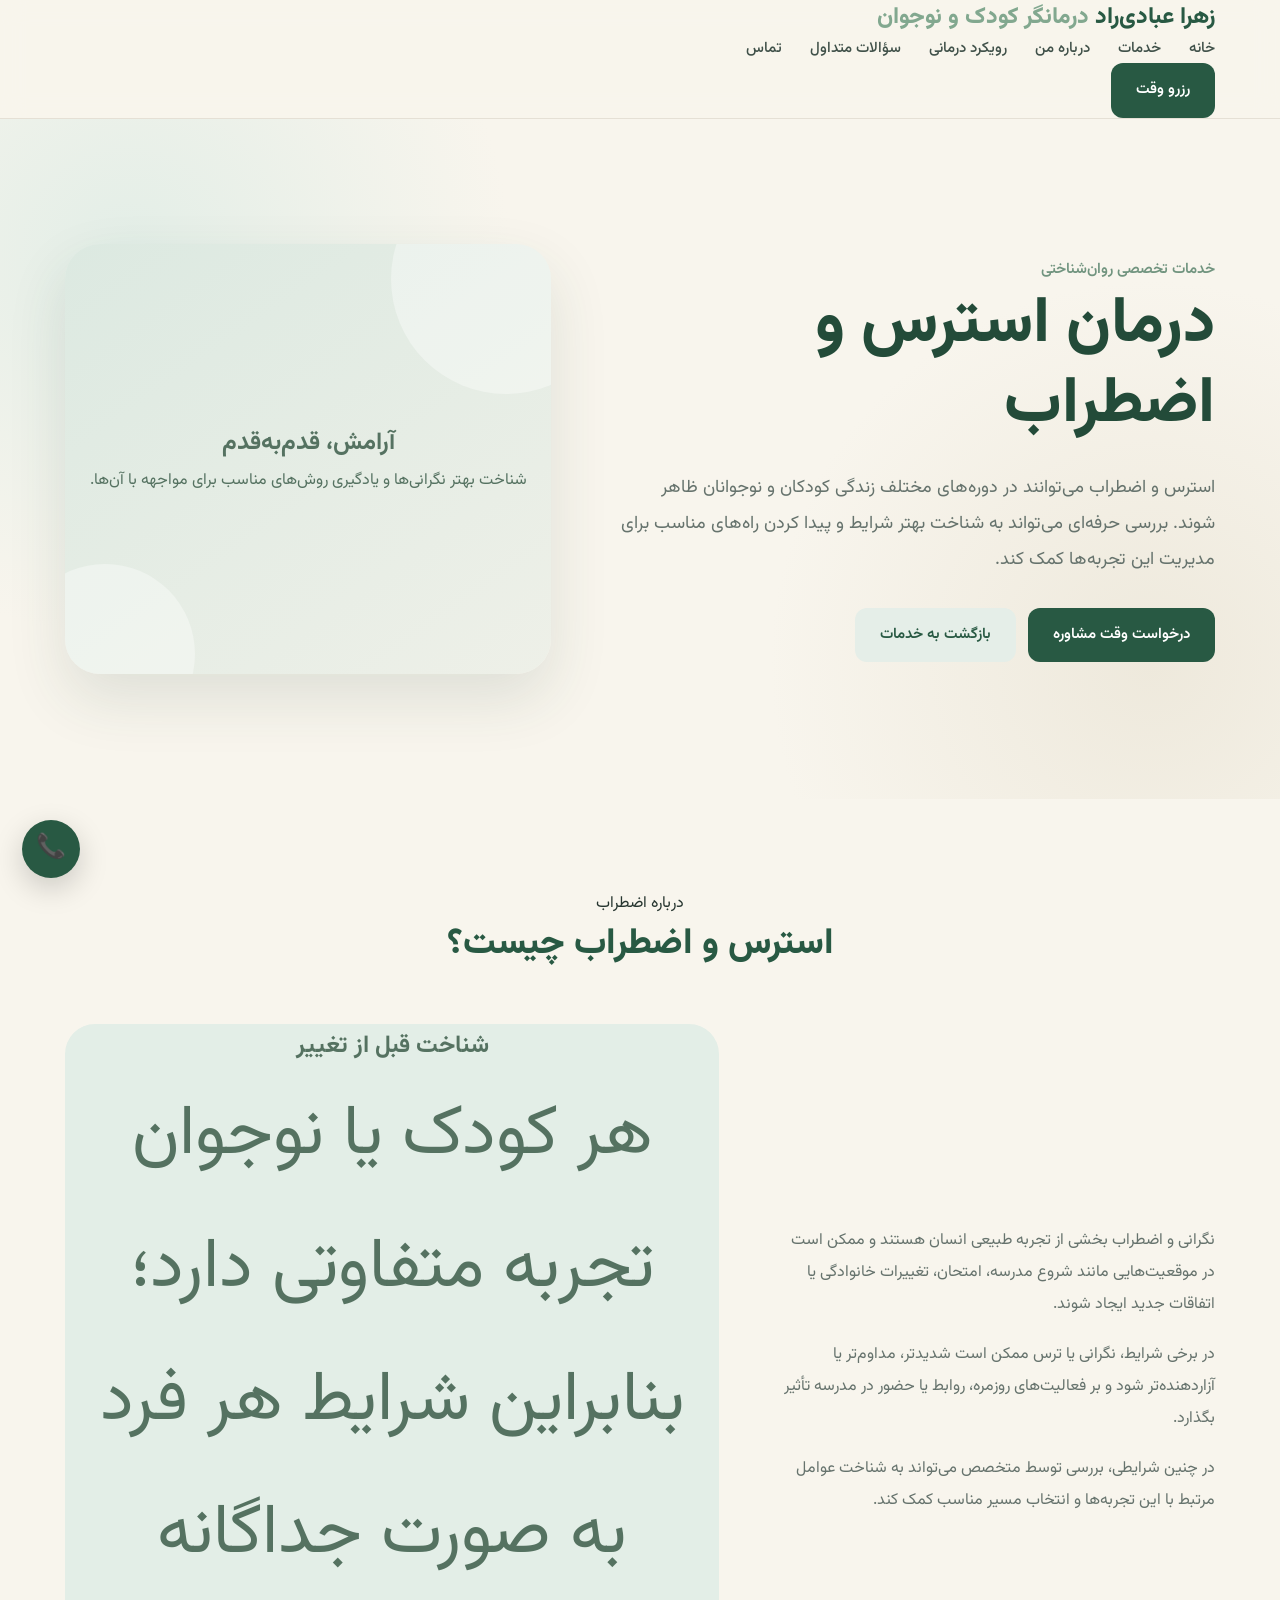
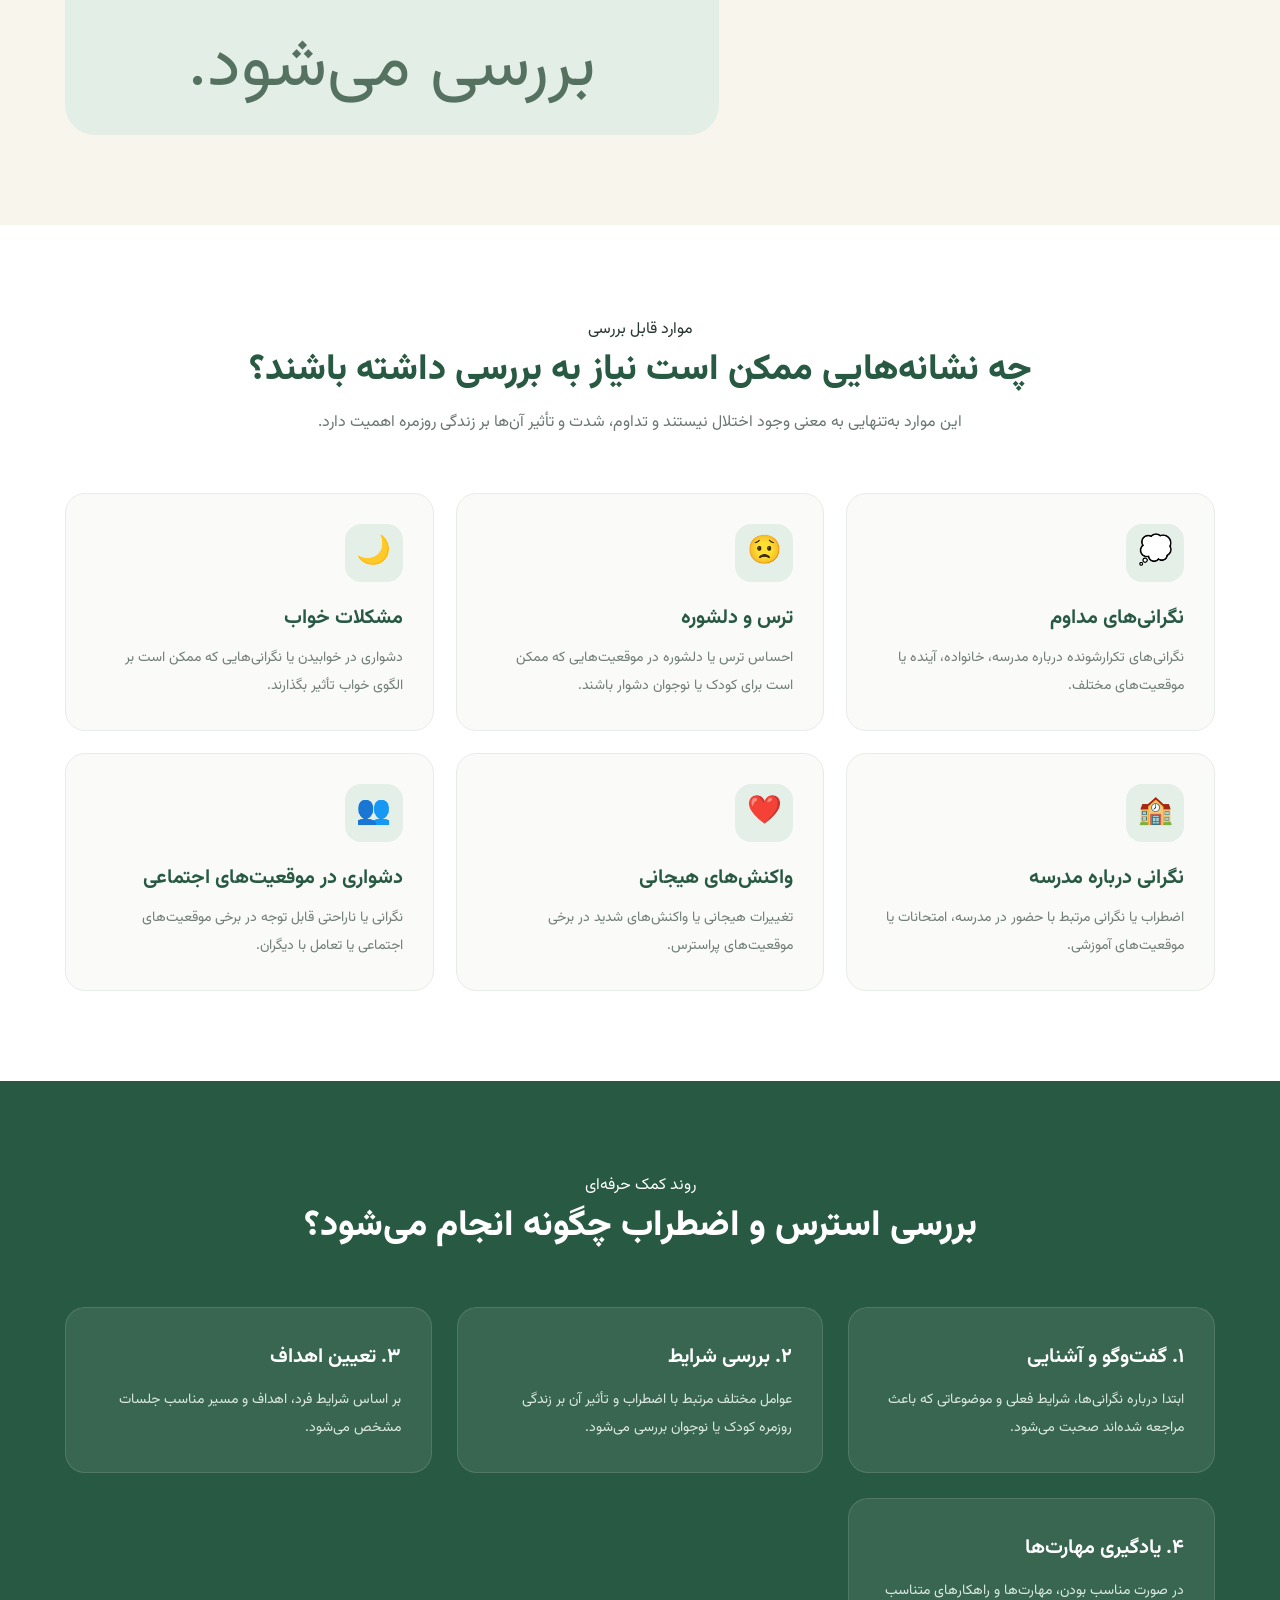
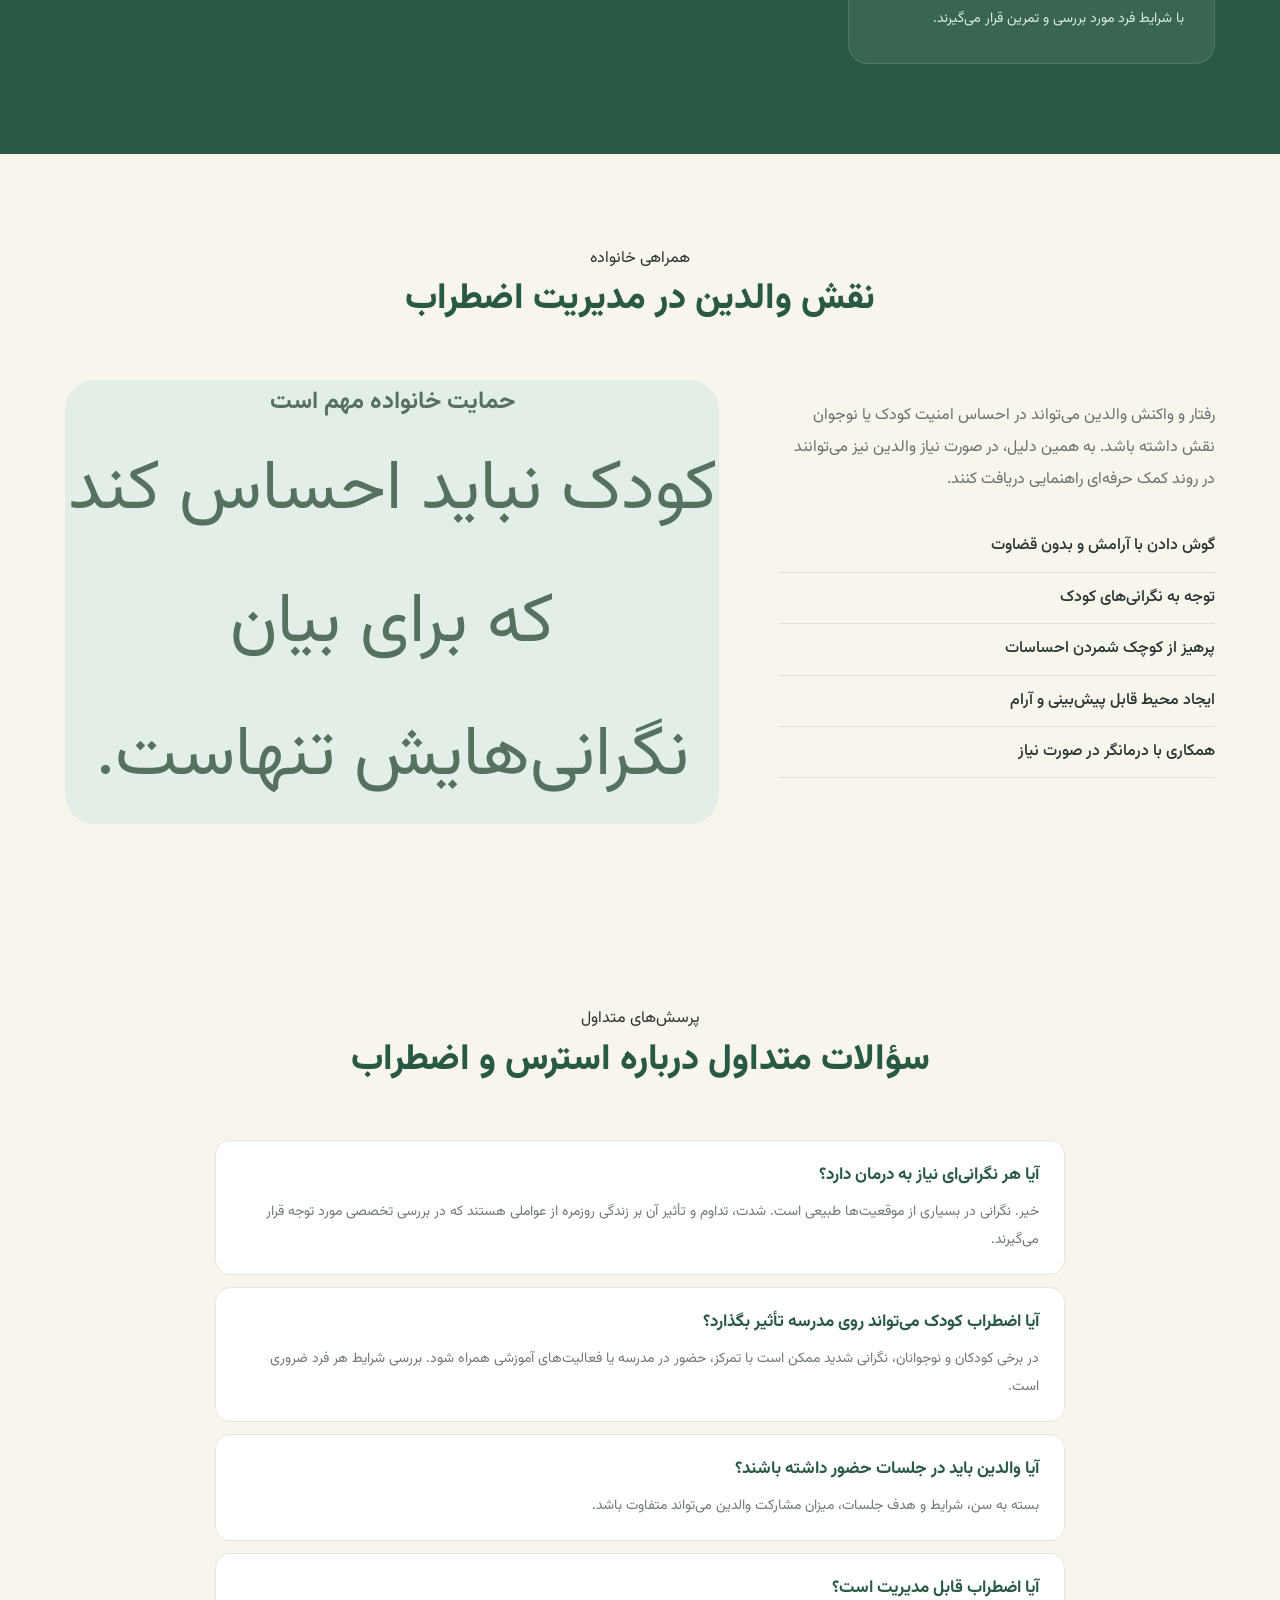
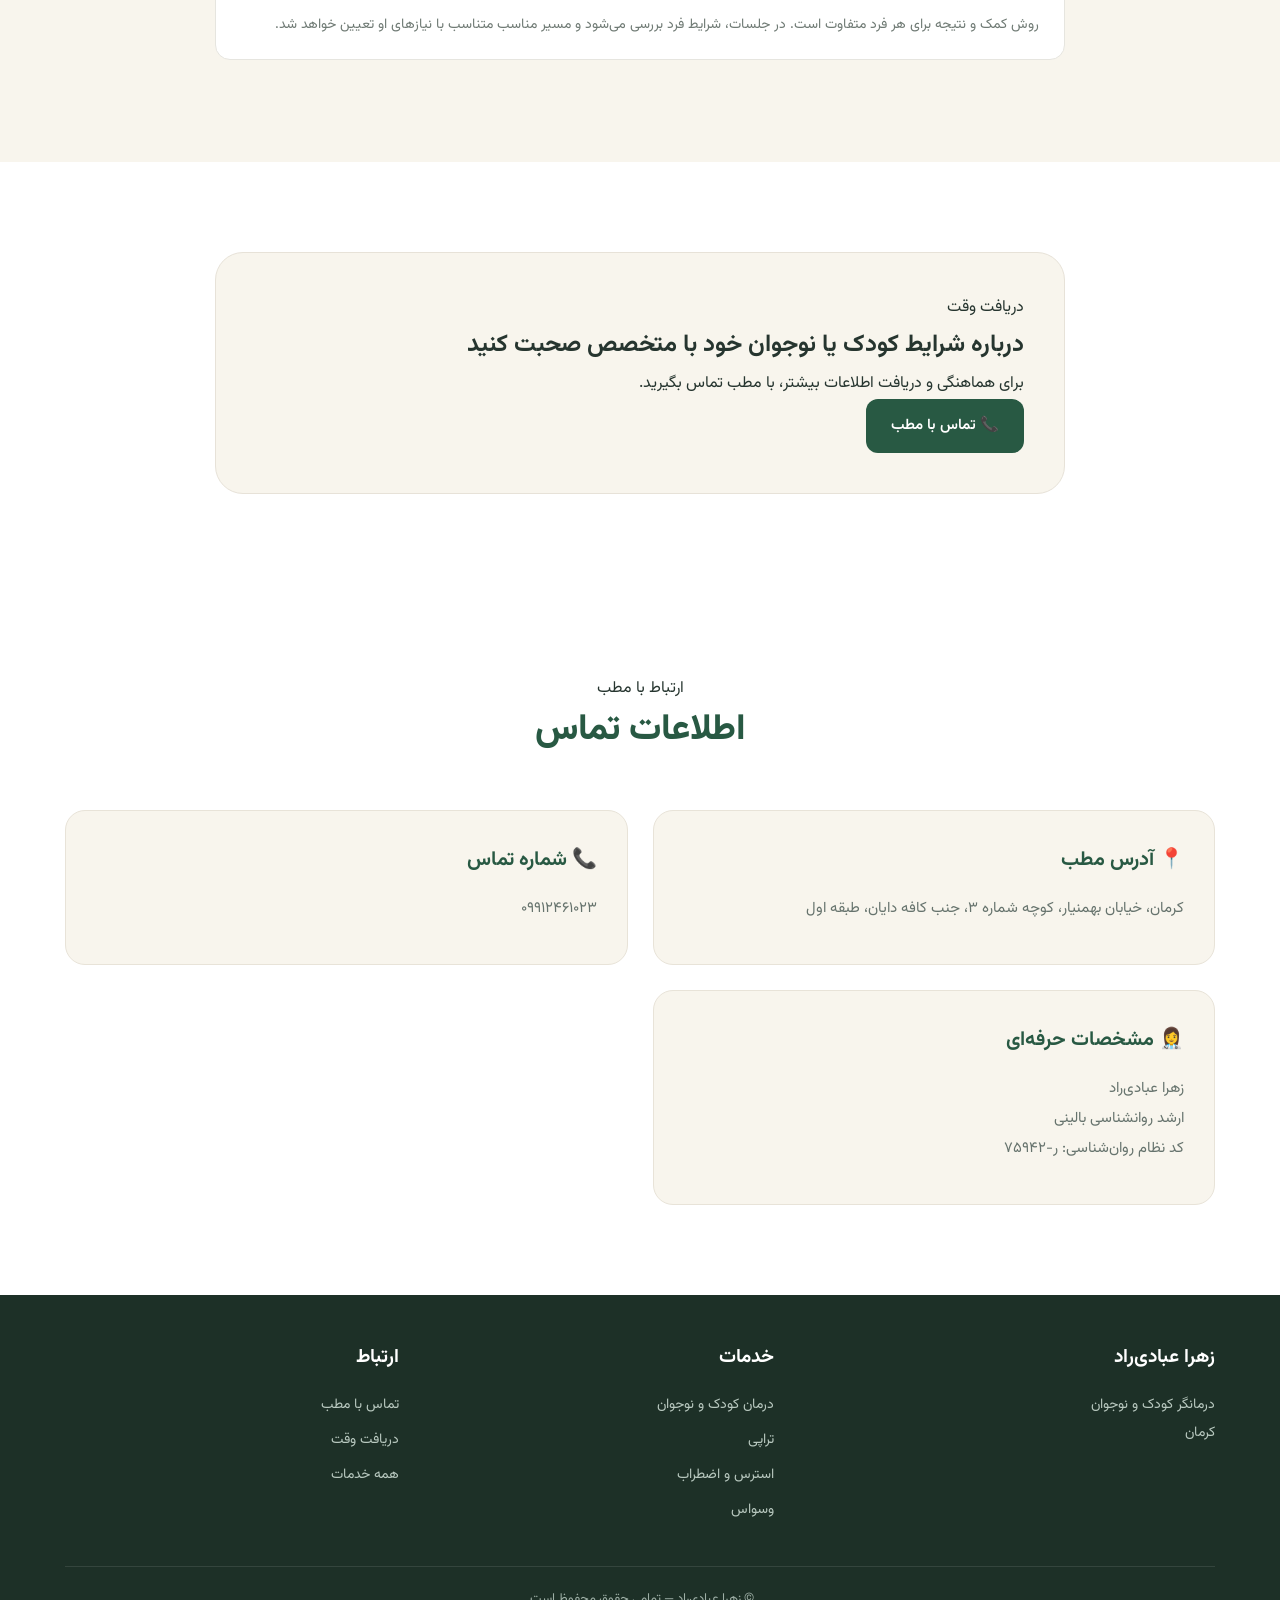
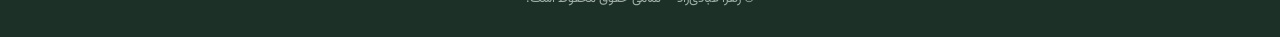
<file: service-anxiety.html>
<!DOCTYPE html>
<html lang="fa" dir="rtl">

<head>
    <meta charset="UTF-8">
    <meta name="viewport" content="width=device-width, initial-scale=1.0">

    <title>درمان استرس و اضطراب | زهرا عبادی‌راد</title>

    <meta name="description"
          content="بررسی و درمان استرس و اضطراب در کودکان و نوجوانان توسط زهرا عبادی‌راد، ارشد روانشناسی بالینی در کرمان.">

    <link rel="stylesheet" href="css/style.css">
</head>

<body>

<!-- ================= HEADER ================= -->

<header class="navbar">

    <div class="container">

        <div class="logo">
            زهرا عبادی‌راد
            <span>درمانگر کودک و نوجوان</span>
        </div>

        <nav class="nav-links">

            <a href="index.html">
                خانه
            </a>

            <a href="services.html">
                خدمات
            </a>

            <a href="index.html#about">
                درباره من
            </a>

            <a href="index.html#approach">
                رویکرد درمانی
            </a>

            <a href="index.html#faq">
                سؤالات متداول
            </a>

            <a href="index.html#contact">
                تماس
            </a>

        </nav>

        <a href="index.html#booking" class="btn btn-primary">
            رزرو وقت
        </a>

    </div>

</header>


<!-- ================= HERO ================= -->

<section class="hero">

    <div class="container hero-content">

        <div class="hero-text">

            <span class="small-title">
                خدمات تخصصی روان‌شناختی
            </span>

            <h1>
                درمان استرس و اضطراب
            </h1>

            <p>
                استرس و اضطراب می‌توانند در دوره‌های مختلف زندگی
                کودکان و نوجوانان ظاهر شوند. بررسی حرفه‌ای می‌تواند
                به شناخت بهتر شرایط و پیدا کردن راه‌های مناسب برای
                مدیریت این تجربه‌ها کمک کند.
            </p>

            <div style="display:flex; gap:12px; flex-wrap:wrap;">

                <a href="index.html#booking"
                   class="btn btn-primary">
                    درخواست وقت مشاوره
                </a>

                <a href="services.html"
                   class="btn btn-light">
                    بازگشت به خدمات
                </a>

            </div>

        </div>


        <div class="hero-card">

            <div class="hero-placeholder">

                <h3>
                    آرامش، قدم‌به‌قدم
                </h3>

                <p>
                    شناخت بهتر نگرانی‌ها و یادگیری روش‌های
                    مناسب برای مواجهه با آن‌ها.
                </p>

            </div>

        </div>

    </div>

</section>


<!-- ================= INTRODUCTION ================= -->

<section class="about">

    <div class="container">

        <div class="section-title">

            <span class="small-title">
                درباره اضطراب
            </span>

            <h2>
                استرس و اضطراب چیست؟
            </h2>

        </div>


        <div class="about-grid">

            <div class="about-text">

                <p>
                    نگرانی و اضطراب بخشی از تجربه طبیعی انسان هستند
                    و ممکن است در موقعیت‌هایی مانند شروع مدرسه،
                    امتحان، تغییرات خانوادگی یا اتفاقات جدید ایجاد شوند.
                </p>

                <p>
                    در برخی شرایط، نگرانی یا ترس ممکن است شدیدتر،
                    مداوم‌تر یا آزاردهنده‌تر شود و بر فعالیت‌های روزمره،
                    روابط یا حضور در مدرسه تأثیر بگذارد.
                </p>

                <p>
                    در چنین شرایطی، بررسی توسط متخصص می‌تواند به
                    شناخت عوامل مرتبط با این تجربه‌ها و انتخاب مسیر
                    مناسب کمک کند.
                </p>

            </div>


            <div class="about-image">

                <div class="hero-placeholder">

                    <h3>
                        شناخت قبل از تغییر
                    </h3>

                    <p>
                        هر کودک یا نوجوان تجربه متفاوتی دارد؛
                        بنابراین شرایط هر فرد به صورت جداگانه بررسی می‌شود.
                    </p>

                </div>

            </div>

        </div>

    </div>

</section>


<!-- ================= SIGNS ================= -->

<section class="services">

    <div class="container">

        <div class="section-title">

            <span class="small-title">
                موارد قابل بررسی
            </span>

            <h2>
                چه نشانه‌هایی ممکن است نیاز به بررسی داشته باشند؟
            </h2>

            <p>
                این موارد به‌تنهایی به معنی وجود اختلال نیستند و
                تداوم، شدت و تأثیر آن‌ها بر زندگی روزمره اهمیت دارد.
            </p>

        </div>


        <div class="services-grid">


            <div class="service-card">

                <div class="service-icon">
                    💭
                </div>

                <h3>
                    نگرانی‌های مداوم
                </h3>

                <p>
                    نگرانی‌های تکرارشونده درباره مدرسه، خانواده،
                    آینده یا موقعیت‌های مختلف.
                </p>

            </div>


            <div class="service-card">

                <div class="service-icon">
                    😟
                </div>

                <h3>
                    ترس و دلشوره
                </h3>

                <p>
                    احساس ترس یا دلشوره در موقعیت‌هایی که ممکن است
                    برای کودک یا نوجوان دشوار باشند.
                </p>

            </div>


            <div class="service-card">

                <div class="service-icon">
                    🌙
                </div>

                <h3>
                    مشکلات خواب
                </h3>

                <p>
                    دشواری در خوابیدن یا نگرانی‌هایی که ممکن است
                    بر الگوی خواب تأثیر بگذارند.
                </p>

            </div>


            <div class="service-card">

                <div class="service-icon">
                    🏫
                </div>

                <h3>
                    نگرانی درباره مدرسه
                </h3>

                <p>
                    اضطراب یا نگرانی مرتبط با حضور در مدرسه،
                    امتحانات یا موقعیت‌های آموزشی.
                </p>

            </div>


            <div class="service-card">

                <div class="service-icon">
                    ❤️
                </div>

                <h3>
                    واکنش‌های هیجانی
                </h3>

                <p>
                    تغییرات هیجانی یا واکنش‌های شدید در برخی
                    موقعیت‌های پراسترس.
                </p>

            </div>


            <div class="service-card">

                <div class="service-icon">
                    👥
                </div>

                <h3>
                    دشواری در موقعیت‌های اجتماعی
                </h3>

                <p>
                    نگرانی یا ناراحتی قابل توجه در برخی موقعیت‌های
                    اجتماعی یا تعامل با دیگران.
                </p>

            </div>

        </div>

    </div>

</section>


<!-- ================= PROCESS ================= -->

<section class="approach">

    <div class="container">

        <div class="section-title">

            <span class="small-title">
                روند کمک حرفه‌ای
            </span>

            <h2>
                بررسی استرس و اضطراب چگونه انجام می‌شود؟
            </h2>

        </div>


        <div class="approach-grid">


            <div class="approach-card">

                <h3>
                    ۱. گفت‌وگو و آشنایی
                </h3>

                <p>
                    ابتدا درباره نگرانی‌ها، شرایط فعلی و موضوعاتی
                    که باعث مراجعه شده‌اند صحبت می‌شود.
                </p>

            </div>


            <div class="approach-card">

                <h3>
                    ۲. بررسی شرایط
                </h3>

                <p>
                    عوامل مختلف مرتبط با اضطراب و تأثیر آن بر
                    زندگی روزمره کودک یا نوجوان بررسی می‌شود.
                </p>

            </div>


            <div class="approach-card">

                <h3>
                    ۳. تعیین اهداف
                </h3>

                <p>
                    بر اساس شرایط فرد، اهداف و مسیر مناسب جلسات
                    مشخص می‌شود.
                </p>

            </div>


            <div class="approach-card">

                <h3>
                    ۴. یادگیری مهارت‌ها
                </h3>

                <p>
                    در صورت مناسب بودن، مهارت‌ها و راهکارهای
                    متناسب با شرایط فرد مورد بررسی و تمرین قرار می‌گیرند.
                </p>

            </div>

        </div>

    </div>

</section>


<!-- ================= PARENTS ================= -->

<section class="about">

    <div class="container">

        <div class="section-title">

            <span class="small-title">
                همراهی خانواده
            </span>

            <h2>
                نقش والدین در مدیریت اضطراب
            </h2>

        </div>


        <div class="about-grid">

            <div class="about-text">

                <p>
                    رفتار و واکنش والدین می‌تواند در احساس امنیت
                    کودک یا نوجوان نقش داشته باشد. به همین دلیل،
                    در صورت نیاز والدین نیز می‌توانند در روند کمک
                    حرفه‌ای راهنمایی دریافت کنند.
                </p>

                <ul class="info-list">

                    <li>
                        گوش دادن با آرامش و بدون قضاوت
                    </li>

                    <li>
                        توجه به نگرانی‌های کودک
                    </li>

                    <li>
                        پرهیز از کوچک شمردن احساسات
                    </li>

                    <li>
                        ایجاد محیط قابل پیش‌بینی و آرام
                    </li>

                    <li>
                        همکاری با درمانگر در صورت نیاز
                    </li>

                </ul>

            </div>


            <div class="about-image">

                <div class="hero-placeholder">

                    <h3>
                        حمایت خانواده مهم است
                    </h3>

                    <p>
                        کودک نباید احساس کند که برای بیان نگرانی‌هایش
                        تنهاست.
                    </p>

                </div>

            </div>

        </div>

    </div>

</section>


<!-- ================= FAQ ================= -->

<section class="faq">

    <div class="container">

        <div class="section-title">

            <span class="small-title">
                پرسش‌های متداول
            </span>

            <h2>
                سؤالات متداول درباره استرس و اضطراب
            </h2>

        </div>


        <div class="faq-list">


            <div class="faq-item">

                <h3>
                    آیا هر نگرانی‌ای نیاز به درمان دارد؟
                </h3>

                <p>
                    خیر. نگرانی در بسیاری از موقعیت‌ها طبیعی است.
                    شدت، تداوم و تأثیر آن بر زندگی روزمره از عواملی
                    هستند که در بررسی تخصصی مورد توجه قرار می‌گیرند.
                </p>

            </div>


            <div class="faq-item">

                <h3>
                    آیا اضطراب کودک می‌تواند روی مدرسه تأثیر بگذارد؟
                </h3>

                <p>
                    در برخی کودکان و نوجوانان، نگرانی شدید ممکن است
                    با تمرکز، حضور در مدرسه یا فعالیت‌های آموزشی
                    همراه شود. بررسی شرایط هر فرد ضروری است.
                </p>

            </div>


            <div class="faq-item">

                <h3>
                    آیا والدین باید در جلسات حضور داشته باشند؟
                </h3>

                <p>
                    بسته به سن، شرایط و هدف جلسات، میزان مشارکت والدین
                    می‌تواند متفاوت باشد.
                </p>

            </div>


            <div class="faq-item">

                <h3>
                    آیا اضطراب قابل مدیریت است؟
                </h3>

                <p>
                    روش کمک و نتیجه برای هر فرد متفاوت است. در جلسات،
                    شرایط فرد بررسی می‌شود و مسیر مناسب متناسب با
                    نیازهای او تعیین خواهد شد.
                </p>

            </div>

        </div>

    </div>

</section>


<!-- ================= CTA ================= -->

<section class="booking">

    <div class="container">

        <div class="booking-box">

            <div>

                <span class="small-title">
                    دریافت وقت
                </span>

                <h2>
                    درباره شرایط کودک یا نوجوان خود با متخصص صحبت کنید
                </h2>

                <p>
                    برای هماهنگی و دریافت اطلاعات بیشتر،
                    با مطب تماس بگیرید.
                </p>

            </div>


            <div>

                <a href="tel:09912461023"
                   class="btn btn-primary">
                    📞 تماس با مطب
                </a>

            </div>

        </div>

    </div>

</section>


<!-- ================= CONTACT ================= -->

<section class="contact">

    <div class="container">

        <div class="section-title">

            <span class="small-title">
                ارتباط با مطب
            </span>

            <h2>
                اطلاعات تماس
            </h2>

        </div>


        <div class="contact-grid">


            <div class="contact-card">

                <h3>
                    📍 آدرس مطب
                </h3>

                <p>
                    کرمان، خیابان بهمنیار،
                    کوچه شماره ۳،
                    جنب کافه دایان،
                    طبقه اول
                </p>

            </div>


            <div class="contact-card">

                <h3>
                    📞 شماره تماس
                </h3>

                <p>
                    <a href="tel:09912461023">
                        ۰۹۹۱۲۴۶۱۰۲۳
                    </a>
                </p>

            </div>


            <div class="contact-card">

                <h3>
                    👩‍⚕️ مشخصات حرفه‌ای
                </h3>

                <p>
                    زهرا عبادی‌راد
                    <br>
                    ارشد روانشناسی بالینی
                    <br>
                    کد نظام روان‌شناسی: ر-۷۵۹۴۲
                </p>

            </div>

        </div>

    </div>

</section>


<!-- ================= FOOTER ================= -->

<footer>

    <div class="container">

        <div class="footer-grid">


            <div class="footer-column">

                <h3>
                    زهرا عبادی‌راد
                </h3>

                <p>
                    درمانگر کودک و نوجوان
                </p>

                <p>
                    کرمان
                </p>

            </div>


            <div class="footer-column">

                <h3>
                    خدمات
                </h3>

                <a href="service-child.html">
                    درمان کودک و نوجوان
                </a>

                <a href="service-therapy.html">
                    تراپی
                </a>

                <a href="service-anxiety.html">
                    استرس و اضطراب
                </a>

                <a href="service-ocd.html">
                    وسواس
                </a>

            </div>


            <div class="footer-column">

                <h3>
                    ارتباط
                </h3>

                <a href="index.html#contact">
                    تماس با مطب
                </a>

                <a href="index.html#booking">
                    دریافت وقت
                </a>

                <a href="services.html">
                    همه خدمات
                </a>

            </div>

        </div>


        <div class="footer-bottom">

            <p>
                © <span id="current-year"></span>
                زهرا عبادی‌راد — تمامی حقوق محفوظ است.
            </p>

        </div>

    </div>

</footer>


<!-- ================= FLOATING CALL ================= -->

<a href="tel:09912461023"
   class="call-button"
   aria-label="تماس با مطب">

    📞

</a>


<script src="js/main.js"></script>

</body>

</html>
</file>
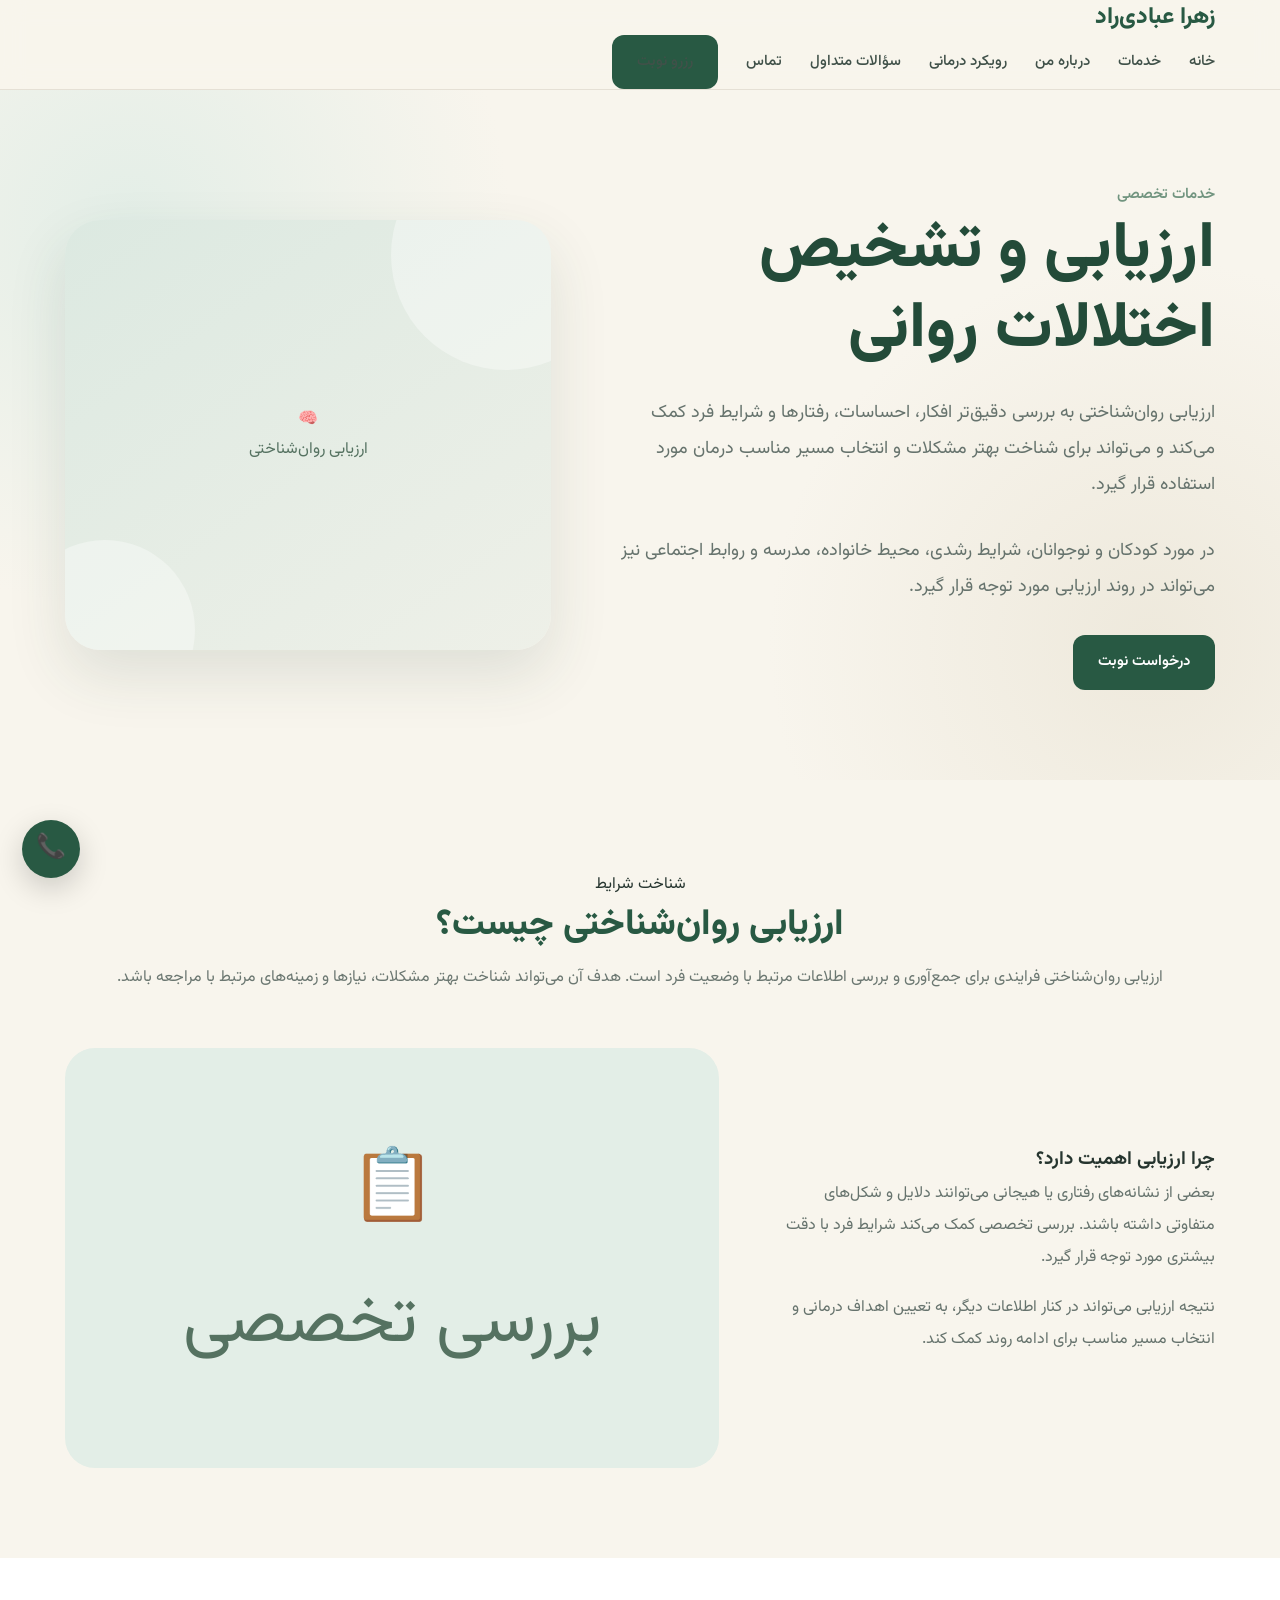
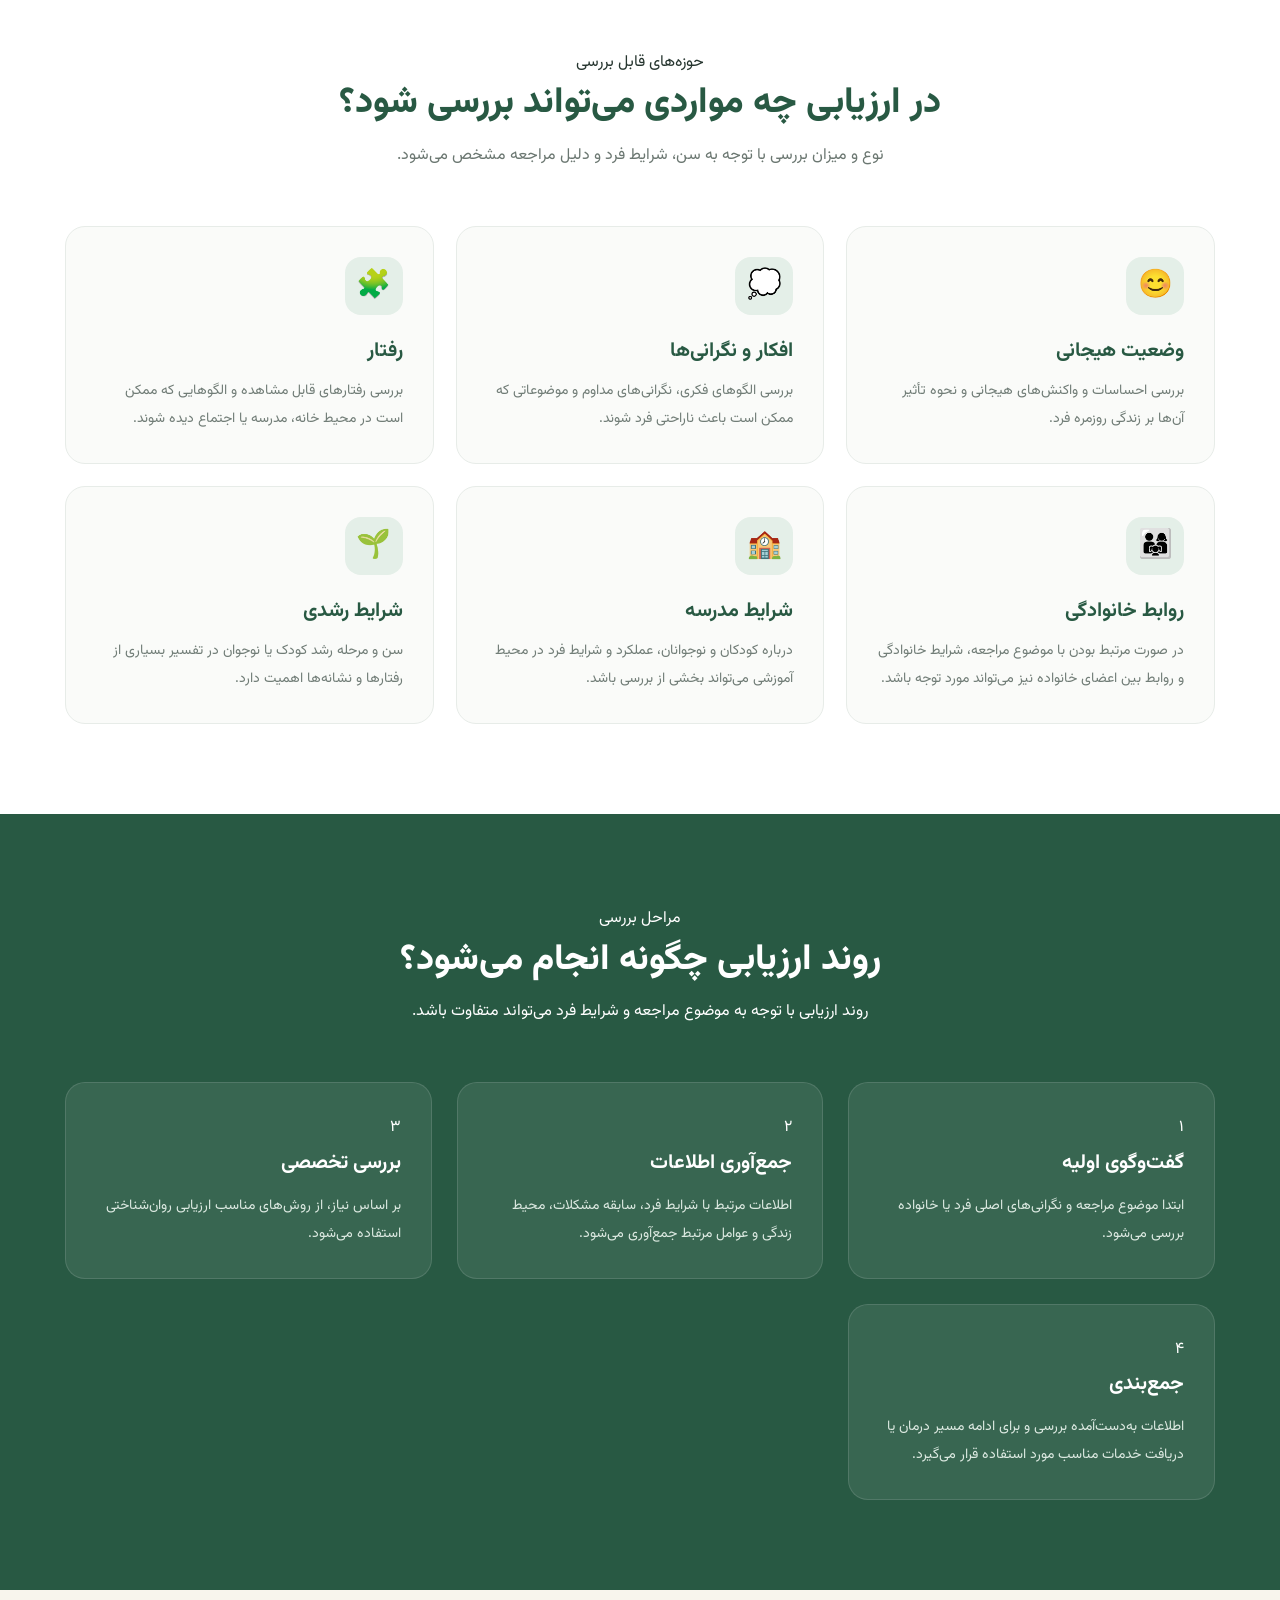
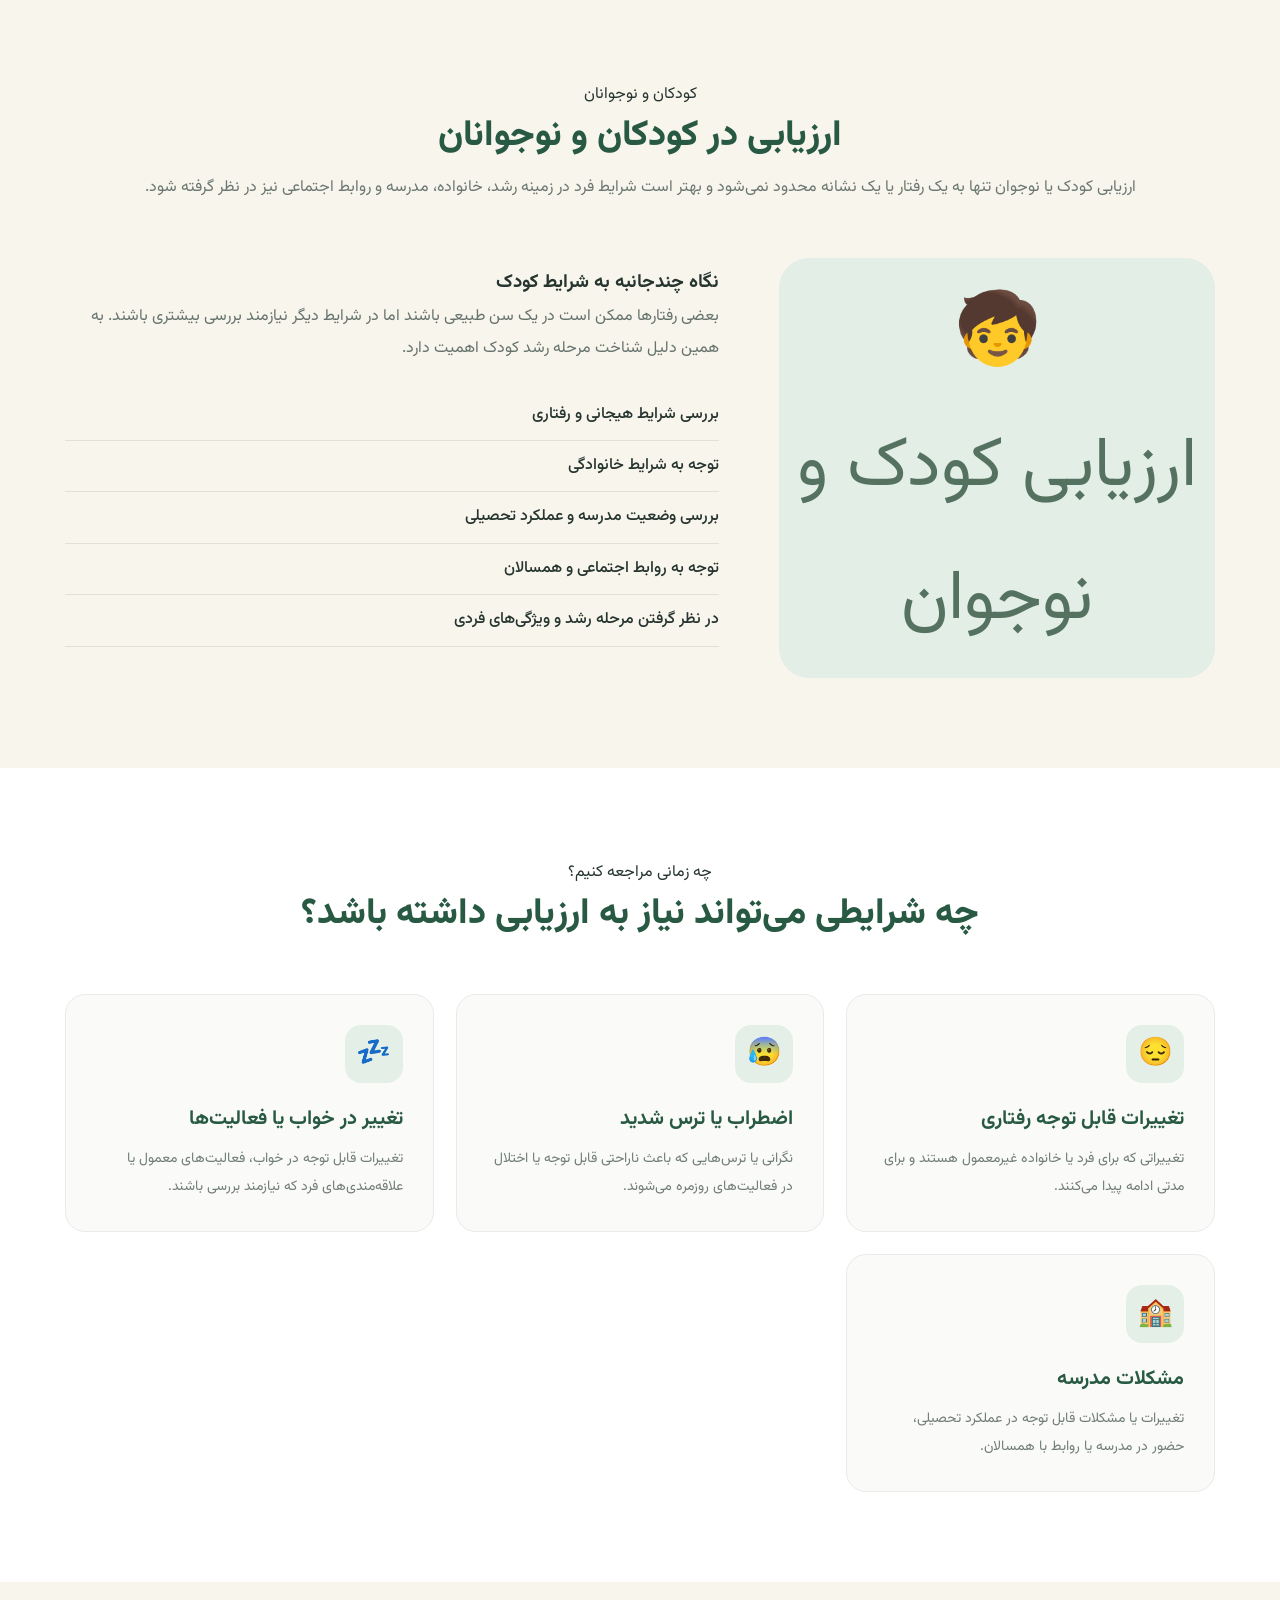
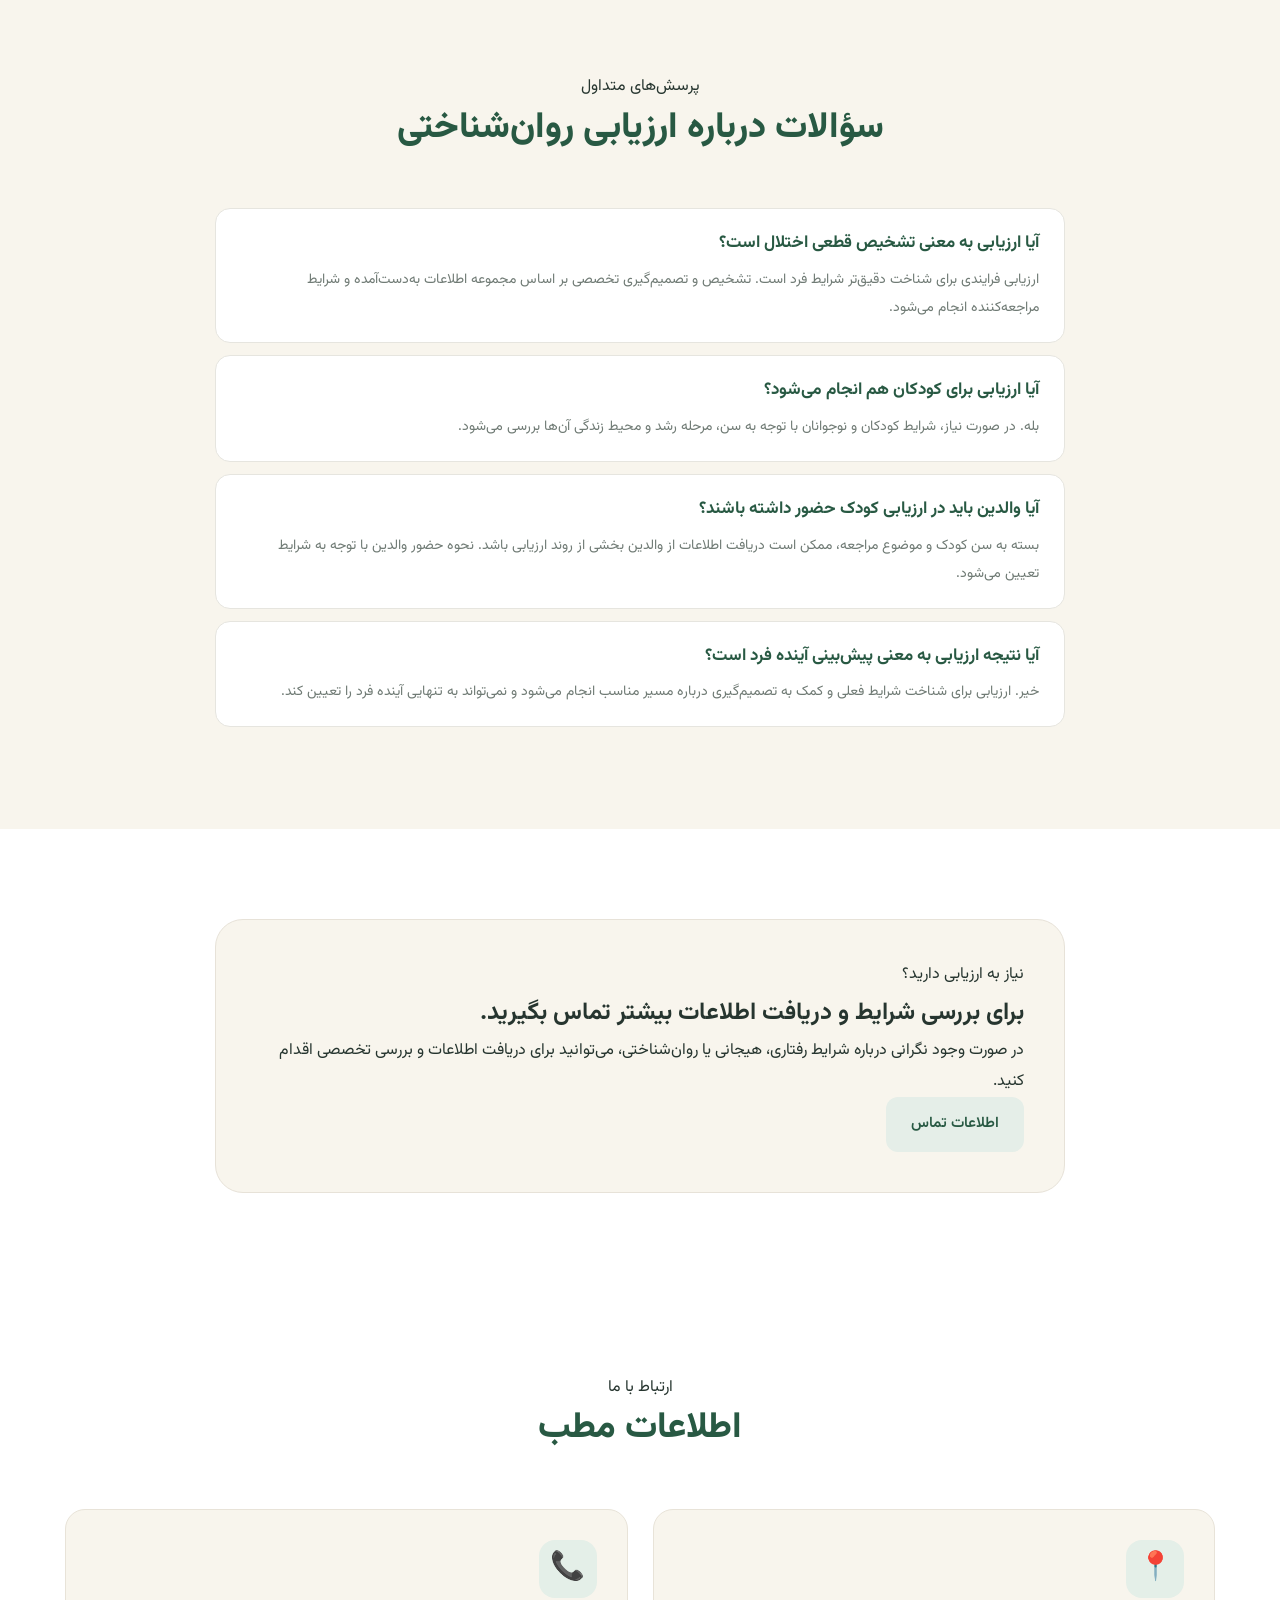
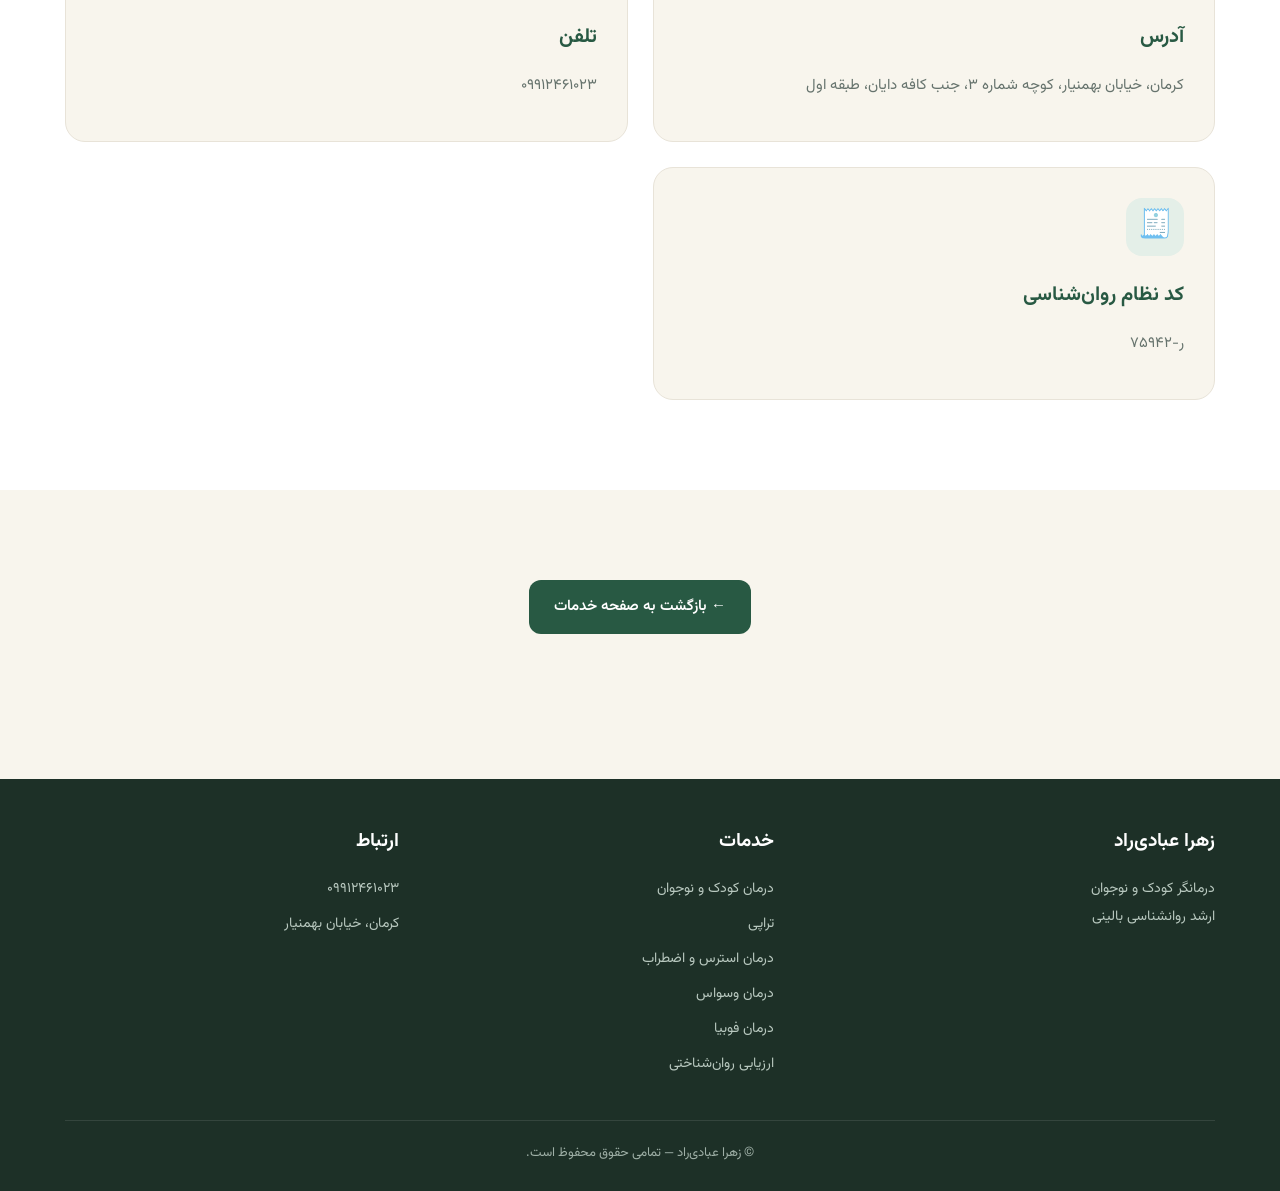
<file: service-assessment.html>
<!DOCTYPE html>
<html lang="fa" dir="rtl">

<head>
    <meta charset="UTF-8">
    <meta name="viewport" content="width=device-width, initial-scale=1.0">

    <title>ارزیابی و تشخیص اختلالات روانی | زهرا عبادی‌راد</title>

    <meta
        name="description"
        content="ارزیابی و بررسی روان‌شناختی برای شناخت بهتر شرایط کودک، نوجوان و خانواده توسط زهرا عبادی‌راد، درمانگر کودک و نوجوان در کرمان."
    >

    <link rel="stylesheet" href="css/style.css">
</head>

<body>

    <!-- Header -->
    <header class="navbar">
        <div class="container">

            <div class="logo">
                <a href="index.html">زهرا عبادی‌راد</a>
            </div>

            <nav class="nav-links">
                <a href="index.html">خانه</a>
                <a href="services.html">خدمات</a>
                <a href="index.html#about">درباره من</a>
                <a href="index.html#approach">رویکرد درمانی</a>
                <a href="index.html#faq">سؤالات متداول</a>
                <a href="index.html#contact">تماس</a>

                <a href="index.html#booking" class="btn btn-primary">
                    رزرو نوبت
                </a>
            </nav>

        </div>
    </header>


    <!-- Hero -->
    <section class="hero">

        <div class="container hero-content">

            <div class="hero-text">

                <span class="small-title">
                    خدمات تخصصی
                </span>

                <h1>
                    ارزیابی و تشخیص اختلالات روانی
                </h1>

                <p>
                    ارزیابی روان‌شناختی به بررسی دقیق‌تر افکار، احساسات،
                    رفتارها و شرایط فرد کمک می‌کند و می‌تواند برای شناخت
                    بهتر مشکلات و انتخاب مسیر مناسب درمان مورد استفاده قرار گیرد.
                </p>

                <p>
                    در مورد کودکان و نوجوانان، شرایط رشدی، محیط خانواده،
                    مدرسه و روابط اجتماعی نیز می‌تواند در روند ارزیابی
                    مورد توجه قرار گیرد.
                </p>

                <a href="index.html#booking" class="btn btn-primary">
                    درخواست نوبت
                </a>

            </div>


            <div class="hero-card">

                <div class="hero-placeholder">
                    🧠
                    <br>
                    <span>ارزیابی روان‌شناختی</span>
                </div>

            </div>

        </div>

    </section>


    <!-- Introduction -->
    <section class="about">

        <div class="container">

            <div class="section-title">

                <span class="small-title">
                    شناخت شرایط
                </span>

                <h2>
                    ارزیابی روان‌شناختی چیست؟
                </h2>

                <p>
                    ارزیابی روان‌شناختی فرایندی برای جمع‌آوری و بررسی
                    اطلاعات مرتبط با وضعیت فرد است. هدف آن می‌تواند
                    شناخت بهتر مشکلات، نیازها و زمینه‌های مرتبط با
                    مراجعه باشد.
                </p>

            </div>


            <div class="about-grid">

                <div class="about-text">

                    <h3>
                        چرا ارزیابی اهمیت دارد؟
                    </h3>

                    <p>
                        بعضی از نشانه‌های رفتاری یا هیجانی می‌توانند
                        دلایل و شکل‌های متفاوتی داشته باشند. بررسی
                        تخصصی کمک می‌کند شرایط فرد با دقت بیشتری
                        مورد توجه قرار گیرد.
                    </p>

                    <p>
                        نتیجه ارزیابی می‌تواند در کنار اطلاعات دیگر،
                        به تعیین اهداف درمانی و انتخاب مسیر مناسب
                        برای ادامه روند کمک کند.
                    </p>

                </div>


                <div class="about-image">

                    <div class="hero-placeholder">
                        📋
                        <br>
                        <span>بررسی تخصصی</span>
                    </div>

                </div>

            </div>

        </div>

    </section>


    <!-- Assessment Areas -->
    <section class="services">

        <div class="container">

            <div class="section-title">

                <span class="small-title">
                    حوزه‌های قابل بررسی
                </span>

                <h2>
                    در ارزیابی چه مواردی می‌تواند بررسی شود؟
                </h2>

                <p>
                    نوع و میزان بررسی با توجه به سن، شرایط فرد و دلیل
                    مراجعه مشخص می‌شود.
                </p>

            </div>


            <div class="services-grid">

                <div class="service-card">

                    <div class="service-icon">
                        😊
                    </div>

                    <h3>
                        وضعیت هیجانی
                    </h3>

                    <p>
                        بررسی احساسات و واکنش‌های هیجانی و نحوه تأثیر
                        آن‌ها بر زندگی روزمره فرد.
                    </p>

                </div>


                <div class="service-card">

                    <div class="service-icon">
                        💭
                    </div>

                    <h3>
                        افکار و نگرانی‌ها
                    </h3>

                    <p>
                        بررسی الگوهای فکری، نگرانی‌های مداوم و موضوعاتی
                        که ممکن است باعث ناراحتی فرد شوند.
                    </p>

                </div>


                <div class="service-card">

                    <div class="service-icon">
                        🧩
                    </div>

                    <h3>
                        رفتار
                    </h3>

                    <p>
                        بررسی رفتارهای قابل مشاهده و الگوهایی که ممکن است
                        در محیط خانه، مدرسه یا اجتماع دیده شوند.
                    </p>

                </div>


                <div class="service-card">

                    <div class="service-icon">
                        👨‍👩‍👧
                    </div>

                    <h3>
                        روابط خانوادگی
                    </h3>

                    <p>
                        در صورت مرتبط بودن با موضوع مراجعه، شرایط خانوادگی
                        و روابط بین اعضای خانواده نیز می‌تواند مورد توجه باشد.
                    </p>

                </div>


                <div class="service-card">

                    <div class="service-icon">
                        🏫
                    </div>

                    <h3>
                        شرایط مدرسه
                    </h3>

                    <p>
                        درباره کودکان و نوجوانان، عملکرد و شرایط فرد
                        در محیط آموزشی می‌تواند بخشی از بررسی باشد.
                    </p>

                </div>


                <div class="service-card">

                    <div class="service-icon">
                        🌱
                    </div>

                    <h3>
                        شرایط رشدی
                    </h3>

                    <p>
                        سن و مرحله رشد کودک یا نوجوان در تفسیر بسیاری
                        از رفتارها و نشانه‌ها اهمیت دارد.
                    </p>

                </div>

            </div>

        </div>

    </section>


    <!-- Process -->
    <section class="approach">

        <div class="container">

            <div class="section-title">

                <span class="small-title">
                    مراحل بررسی
                </span>

                <h2>
                    روند ارزیابی چگونه انجام می‌شود؟
                </h2>

                <p>
                    روند ارزیابی با توجه به موضوع مراجعه و شرایط
                    فرد می‌تواند متفاوت باشد.
                </p>

            </div>


            <div class="approach-grid">

                <div class="approach-card">

                    <span>۱</span>

                    <h3>
                        گفت‌وگوی اولیه
                    </h3>

                    <p>
                        ابتدا موضوع مراجعه و نگرانی‌های اصلی فرد
                        یا خانواده بررسی می‌شود.
                    </p>

                </div>


                <div class="approach-card">

                    <span>۲</span>

                    <h3>
                        جمع‌آوری اطلاعات
                    </h3>

                    <p>
                        اطلاعات مرتبط با شرایط فرد، سابقه مشکلات،
                        محیط زندگی و عوامل مرتبط جمع‌آوری می‌شود.
                    </p>

                </div>


                <div class="approach-card">

                    <span>۳</span>

                    <h3>
                        بررسی تخصصی
                    </h3>

                    <p>
                        بر اساس نیاز، از روش‌های مناسب ارزیابی
                        روان‌شناختی استفاده می‌شود.
                    </p>

                </div>


                <div class="approach-card">

                    <span>۴</span>

                    <h3>
                        جمع‌بندی
                    </h3>

                    <p>
                        اطلاعات به‌دست‌آمده بررسی و برای ادامه مسیر
                        درمان یا دریافت خدمات مناسب مورد استفاده قرار می‌گیرد.
                    </p>

                </div>

            </div>

        </div>

    </section>


    <!-- Children & Teens -->
    <section class="about">

        <div class="container">

            <div class="section-title">

                <span class="small-title">
                    کودکان و نوجوانان
                </span>

                <h2>
                    ارزیابی در کودکان و نوجوانان
                </h2>

                <p>
                    ارزیابی کودک یا نوجوان تنها به یک رفتار یا یک نشانه
                    محدود نمی‌شود و بهتر است شرایط فرد در زمینه رشد،
                    خانواده، مدرسه و روابط اجتماعی نیز در نظر گرفته شود.
                </p>

            </div>


            <div class="about-grid">

                <div class="about-image">

                    <div class="hero-placeholder">
                        🧒
                        <br>
                        <span>ارزیابی کودک و نوجوان</span>
                    </div>

                </div>


                <div class="about-text">

                    <h3>
                        نگاه چندجانبه به شرایط کودک
                    </h3>

                    <p>
                        بعضی رفتارها ممکن است در یک سن طبیعی باشند اما
                        در شرایط دیگر نیازمند بررسی بیشتری باشند.
                        به همین دلیل شناخت مرحله رشد کودک اهمیت دارد.
                    </p>

                    <ul class="info-list">

                        <li>
                            بررسی شرایط هیجانی و رفتاری
                        </li>

                        <li>
                            توجه به شرایط خانوادگی
                        </li>

                        <li>
                            بررسی وضعیت مدرسه و عملکرد تحصیلی
                        </li>

                        <li>
                            توجه به روابط اجتماعی و همسالان
                        </li>

                        <li>
                            در نظر گرفتن مرحله رشد و ویژگی‌های فردی
                        </li>

                    </ul>

                </div>

            </div>

        </div>

    </section>


    <!-- When Assessment -->
    <section class="services">

        <div class="container">

            <div class="section-title">

                <span class="small-title">
                    چه زمانی مراجعه کنیم؟
                </span>

                <h2>
                    چه شرایطی می‌تواند نیاز به ارزیابی داشته باشد؟
                </h2>

            </div>


            <div class="services-grid">

                <div class="service-card">

                    <div class="service-icon">
                        😔
                    </div>

                    <h3>
                        تغییرات قابل توجه رفتاری
                    </h3>

                    <p>
                        تغییراتی که برای فرد یا خانواده غیرمعمول هستند
                        و برای مدتی ادامه پیدا می‌کنند.
                    </p>

                </div>


                <div class="service-card">

                    <div class="service-icon">
                        😰
                    </div>

                    <h3>
                        اضطراب یا ترس شدید
                    </h3>

                    <p>
                        نگرانی یا ترس‌هایی که باعث ناراحتی قابل توجه
                        یا اختلال در فعالیت‌های روزمره می‌شوند.
                    </p>

                </div>


                <div class="service-card">

                    <div class="service-icon">
                        💤
                    </div>

                    <h3>
                        تغییر در خواب یا فعالیت‌ها
                    </h3>

                    <p>
                        تغییرات قابل توجه در خواب، فعالیت‌های معمول
                        یا علاقه‌مندی‌های فرد که نیازمند بررسی باشند.
                    </p>

                </div>


                <div class="service-card">

                    <div class="service-icon">
                        🏫
                    </div>

                    <h3>
                        مشکلات مدرسه
                    </h3>

                    <p>
                        تغییرات یا مشکلات قابل توجه در عملکرد تحصیلی،
                        حضور در مدرسه یا روابط با همسالان.
                    </p>

                </div>

            </div>

        </div>

    </section>


    <!-- FAQ -->
    <section class="faq" id="faq">

        <div class="container">

            <div class="section-title">

                <span class="small-title">
                    پرسش‌های متداول
                </span>

                <h2>
                    سؤالات درباره ارزیابی روان‌شناختی
                </h2>

            </div>


            <div class="faq-list">

                <div class="faq-item">

                    <h3>
                        آیا ارزیابی به معنی تشخیص قطعی اختلال است؟
                    </h3>

                    <p>
                        ارزیابی فرایندی برای شناخت دقیق‌تر شرایط فرد است.
                        تشخیص و تصمیم‌گیری تخصصی بر اساس مجموعه اطلاعات
                        به‌دست‌آمده و شرایط مراجعه‌کننده انجام می‌شود.
                    </p>

                </div>


                <div class="faq-item">

                    <h3>
                        آیا ارزیابی برای کودکان هم انجام می‌شود؟
                    </h3>

                    <p>
                        بله. در صورت نیاز، شرایط کودکان و نوجوانان با
                        توجه به سن، مرحله رشد و محیط زندگی آن‌ها بررسی می‌شود.
                    </p>

                </div>


                <div class="faq-item">

                    <h3>
                        آیا والدین باید در ارزیابی کودک حضور داشته باشند؟
                    </h3>

                    <p>
                        بسته به سن کودک و موضوع مراجعه، ممکن است دریافت
                        اطلاعات از والدین بخشی از روند ارزیابی باشد.
                        نحوه حضور والدین با توجه به شرایط تعیین می‌شود.
                    </p>

                </div>


                <div class="faq-item">

                    <h3>
                        آیا نتیجه ارزیابی به معنی پیش‌بینی آینده فرد است؟
                    </h3>

                    <p>
                        خیر. ارزیابی برای شناخت شرایط فعلی و کمک به
                        تصمیم‌گیری درباره مسیر مناسب انجام می‌شود و
                        نمی‌تواند به تنهایی آینده فرد را تعیین کند.
                    </p>

                </div>

            </div>

        </div>

    </section>


    <!-- CTA -->
    <section class="booking">

        <div class="container">

            <div class="booking-box">

                <div>

                    <span class="small-title">
                        نیاز به ارزیابی دارید؟
                    </span>

                    <h2>
                        برای بررسی شرایط و دریافت اطلاعات بیشتر تماس بگیرید.
                    </h2>

                    <p>
                        در صورت وجود نگرانی درباره شرایط رفتاری،
                        هیجانی یا روان‌شناختی، می‌توانید برای دریافت
                        اطلاعات و بررسی تخصصی اقدام کنید.
                    </p>

                </div>


                <a href="index.html#contact" class="btn btn-light">
                    اطلاعات تماس
                </a>

            </div>

        </div>

    </section>


    <!-- Contact -->
    <section class="contact">

        <div class="container">

            <div class="section-title">

                <span class="small-title">
                    ارتباط با ما
                </span>

                <h2>
                    اطلاعات مطب
                </h2>

            </div>


            <div class="contact-grid">

                <div class="contact-card">

                    <div class="service-icon">
                        📍
                    </div>

                    <h3>
                        آدرس
                    </h3>

                    <p>
                        کرمان، خیابان بهمنیار، کوچه شماره ۳،
                        جنب کافه دایان، طبقه اول
                    </p>

                </div>


                <div class="contact-card">

                    <div class="service-icon">
                        📞
                    </div>

                    <h3>
                        تلفن
                    </h3>

                    <p>
                        <a href="tel:09912461023">
                            ۰۹۹۱۲۴۶۱۰۲۳
                        </a>
                    </p>

                </div>


                <div class="contact-card">

                    <div class="service-icon">
                        🧾
                    </div>

                    <h3>
                        کد نظام روان‌شناسی
                    </h3>

                    <p>
                        ر-۷۵۹۴۲
                    </p>

                </div>

            </div>

        </div>

    </section>


    <!-- Back -->
    <section class="about">

        <div class="container">

            <div class="section-title">

                <a href="services.html" class="btn btn-primary">
                    ← بازگشت به صفحه خدمات
                </a>

            </div>

        </div>

    </section>


    <!-- Footer -->
    <footer>

        <div class="container">

            <div class="footer-grid">

                <div class="footer-column">

                    <h3>
                        زهرا عبادی‌راد
                    </h3>

                    <p>
                        درمانگر کودک و نوجوان
                        <br>
                        ارشد روانشناسی بالینی
                    </p>

                </div>


                <div class="footer-column">

                    <h3>
                        خدمات
                    </h3>

                    <a href="service-child.html">
                        درمان کودک و نوجوان
                    </a>

                    <a href="service-therapy.html">
                        تراپی
                    </a>

                    <a href="service-anxiety.html">
                        درمان استرس و اضطراب
                    </a>

                    <a href="service-ocd.html">
                        درمان وسواس
                    </a>

                    <a href="service-phobia.html">
                        درمان فوبیا
                    </a>

                    <a href="service-assessment.html">
                        ارزیابی روان‌شناختی
                    </a>

                </div>


                <div class="footer-column">

                    <h3>
                        ارتباط
                    </h3>

                    <a href="tel:09912461023">
                        ۰۹۹۱۲۴۶۱۰۲۳
                    </a>

                    <p>
                        کرمان، خیابان بهمنیار
                    </p>

                </div>

            </div>


            <div class="footer-bottom">

                <p>
                    © <span id="current-year"></span>
                    زهرا عبادی‌راد — تمامی حقوق محفوظ است.
                </p>

            </div>

        </div>

    </footer>


    <!-- Floating Call Button -->
    <a
        href="tel:09912461023"
        class="call-button"
        aria-label="تماس با مطب"
    >
        📞
    </a>


    <script src="js/main.js"></script>

</body>

</html>
</file>
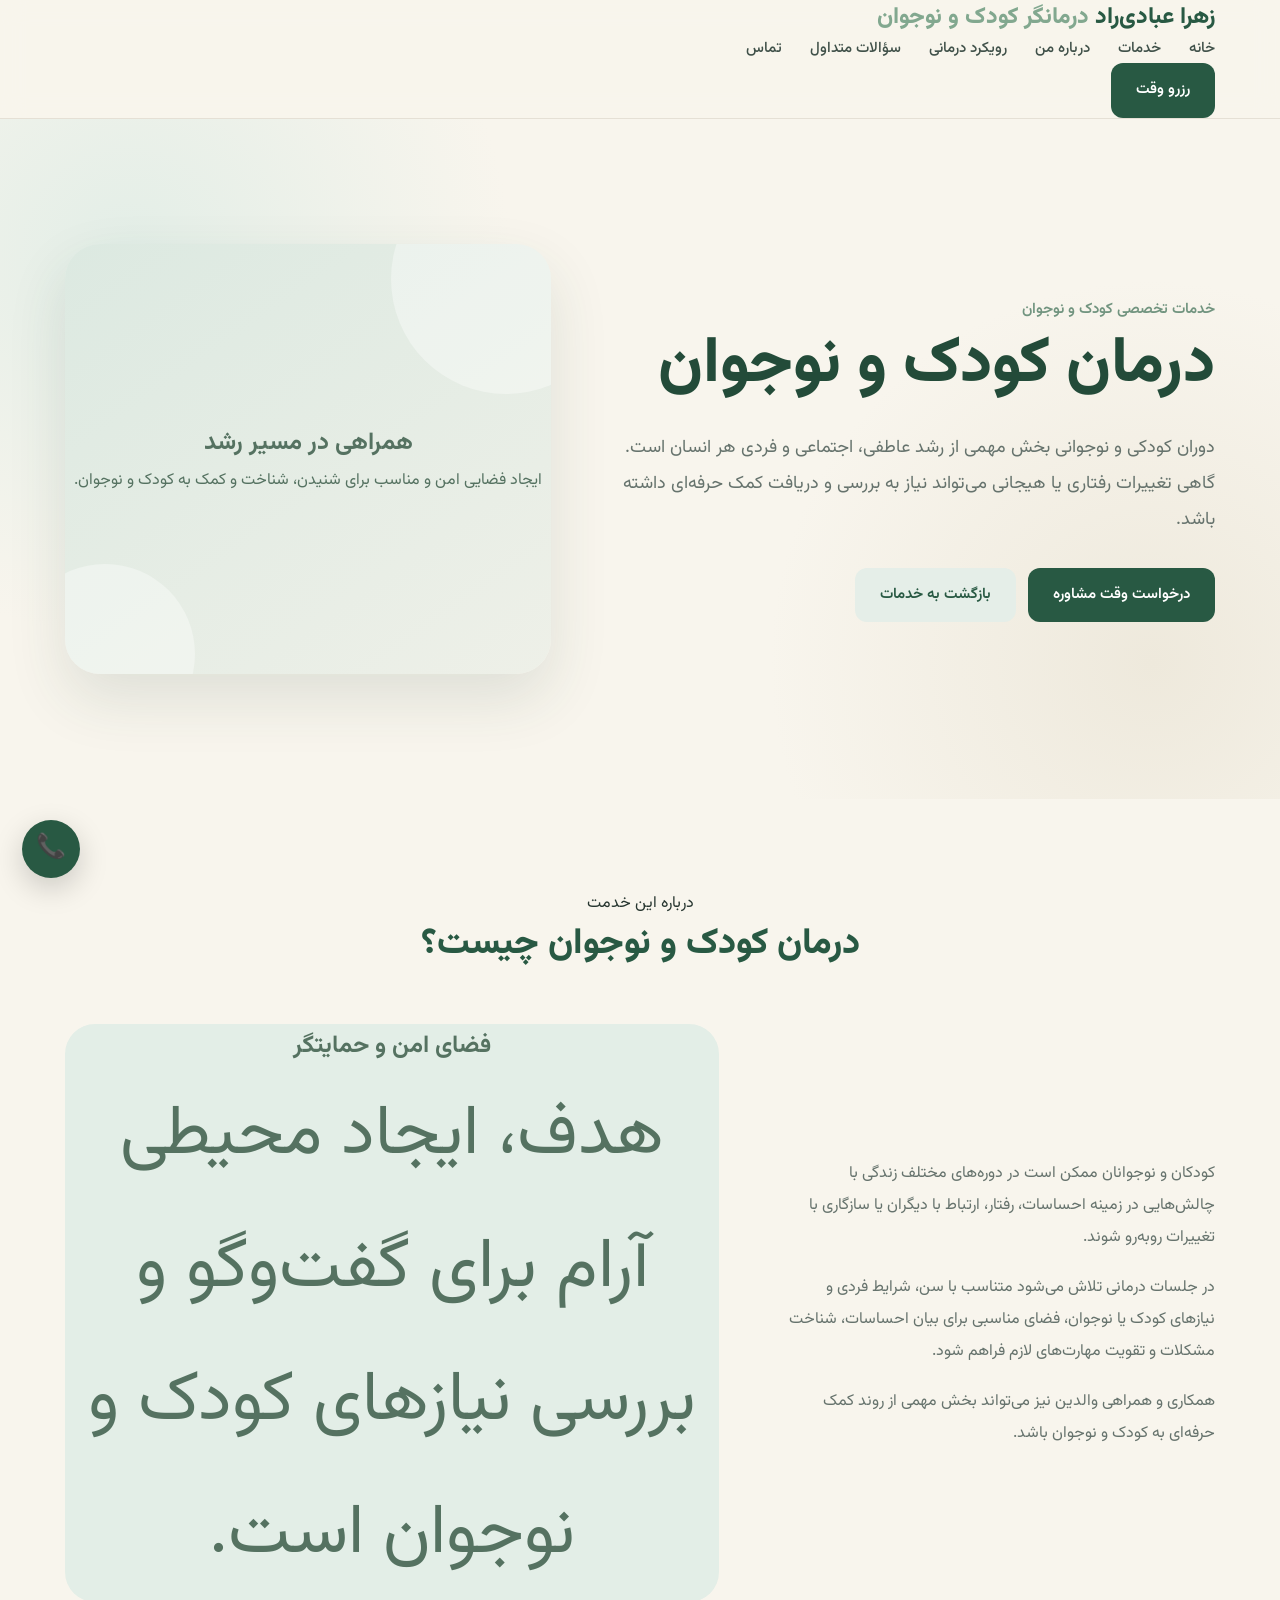
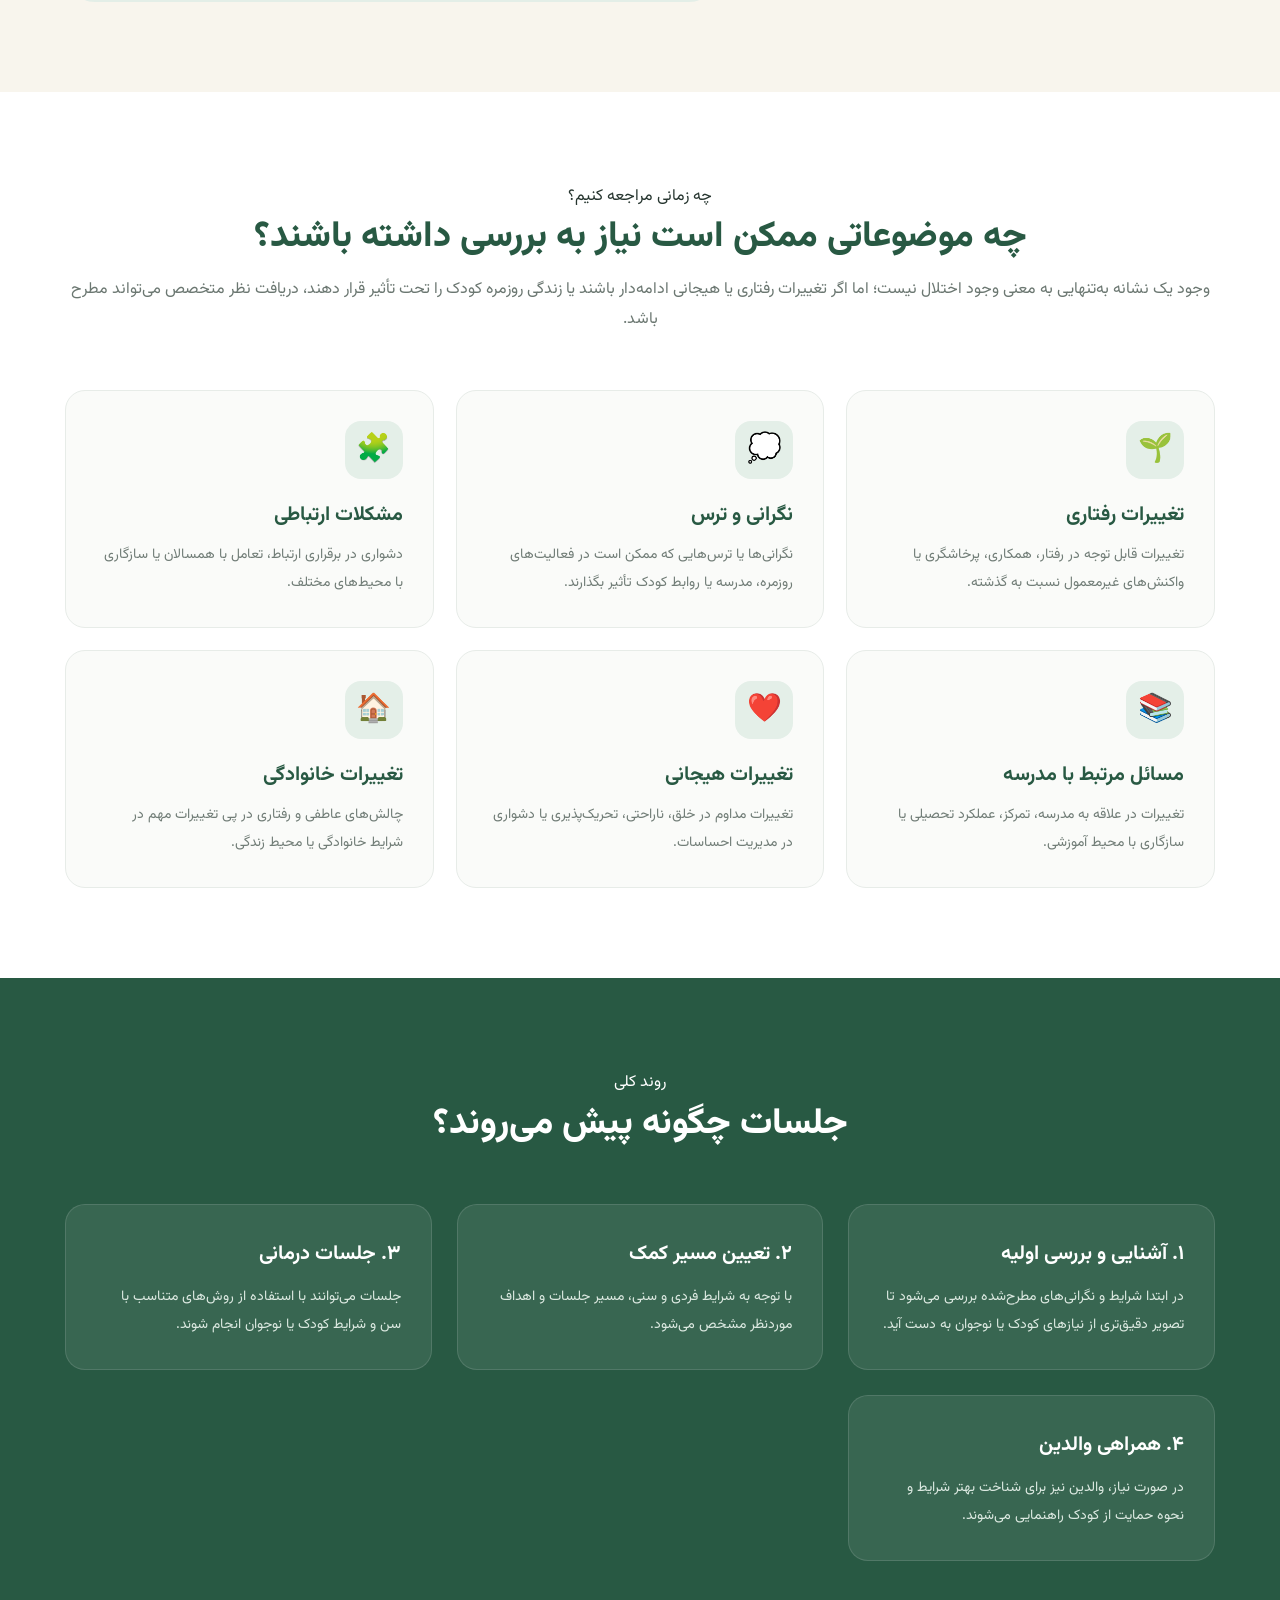
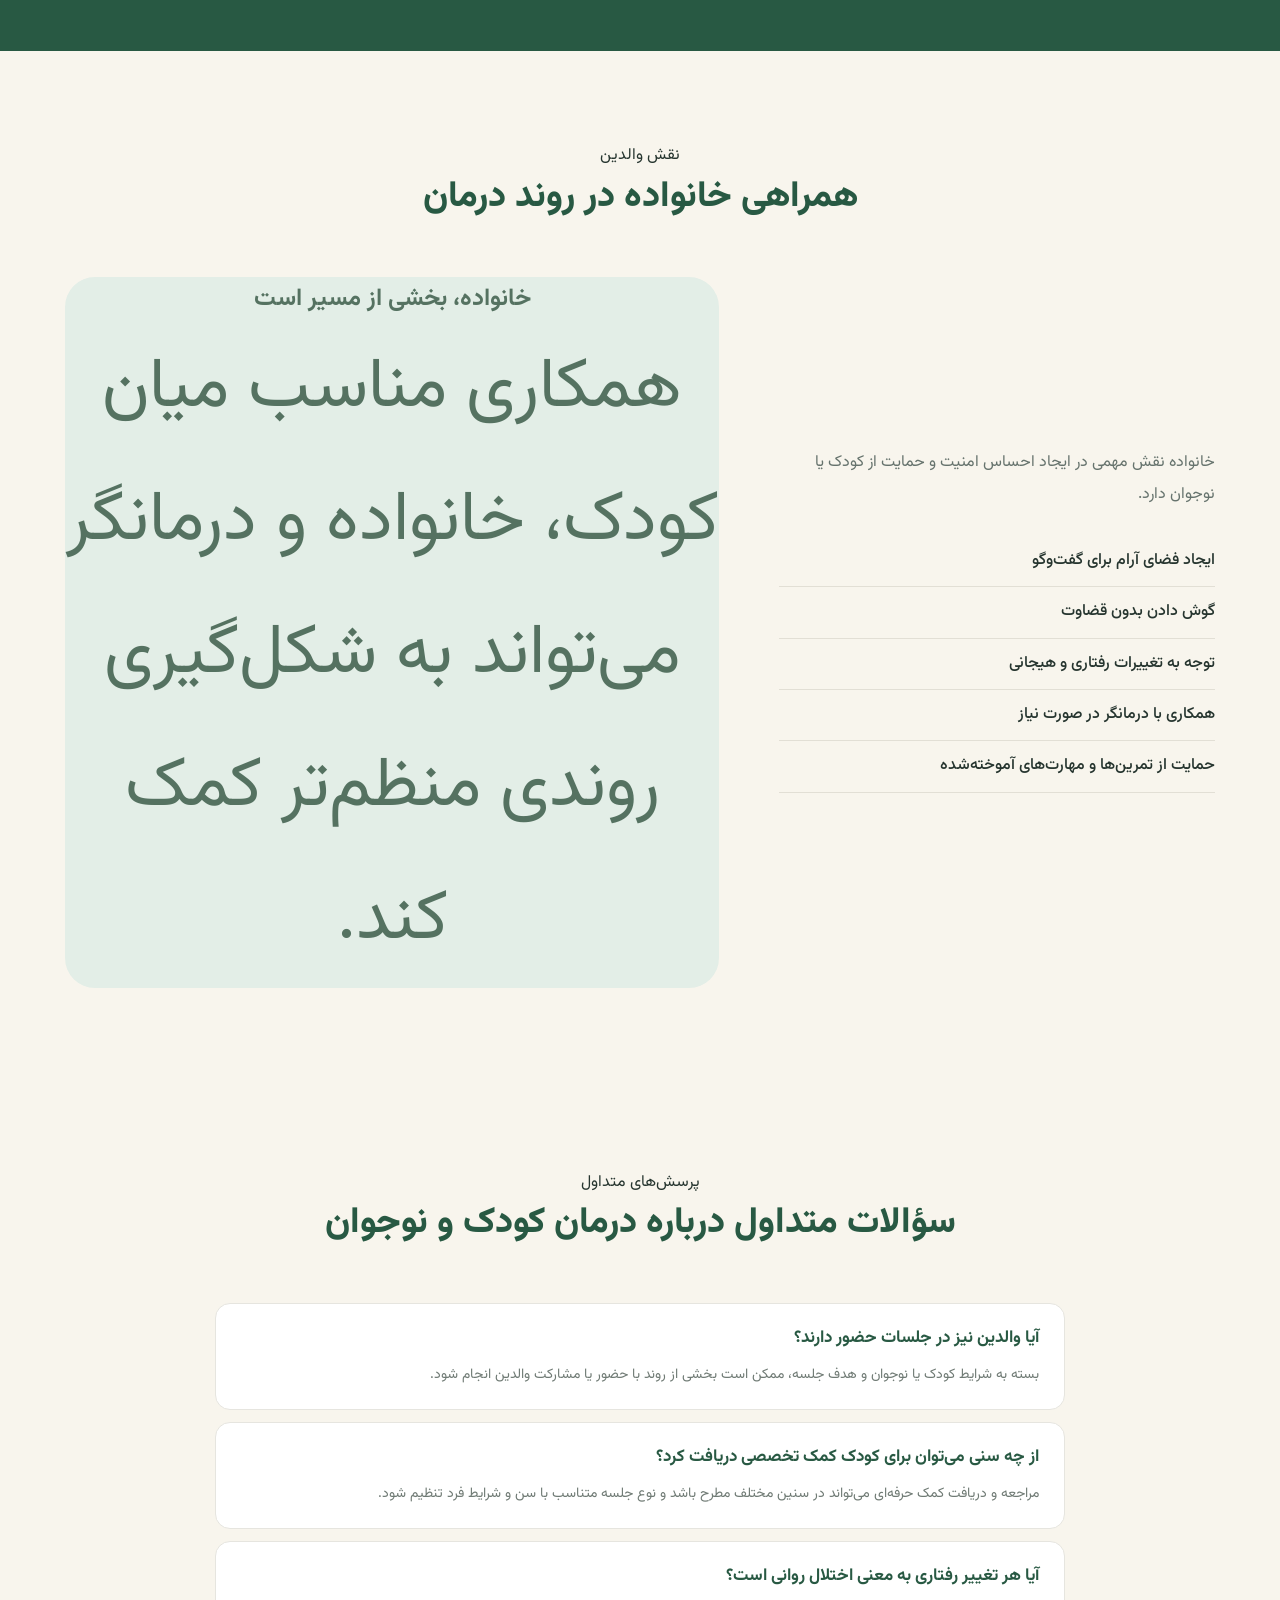
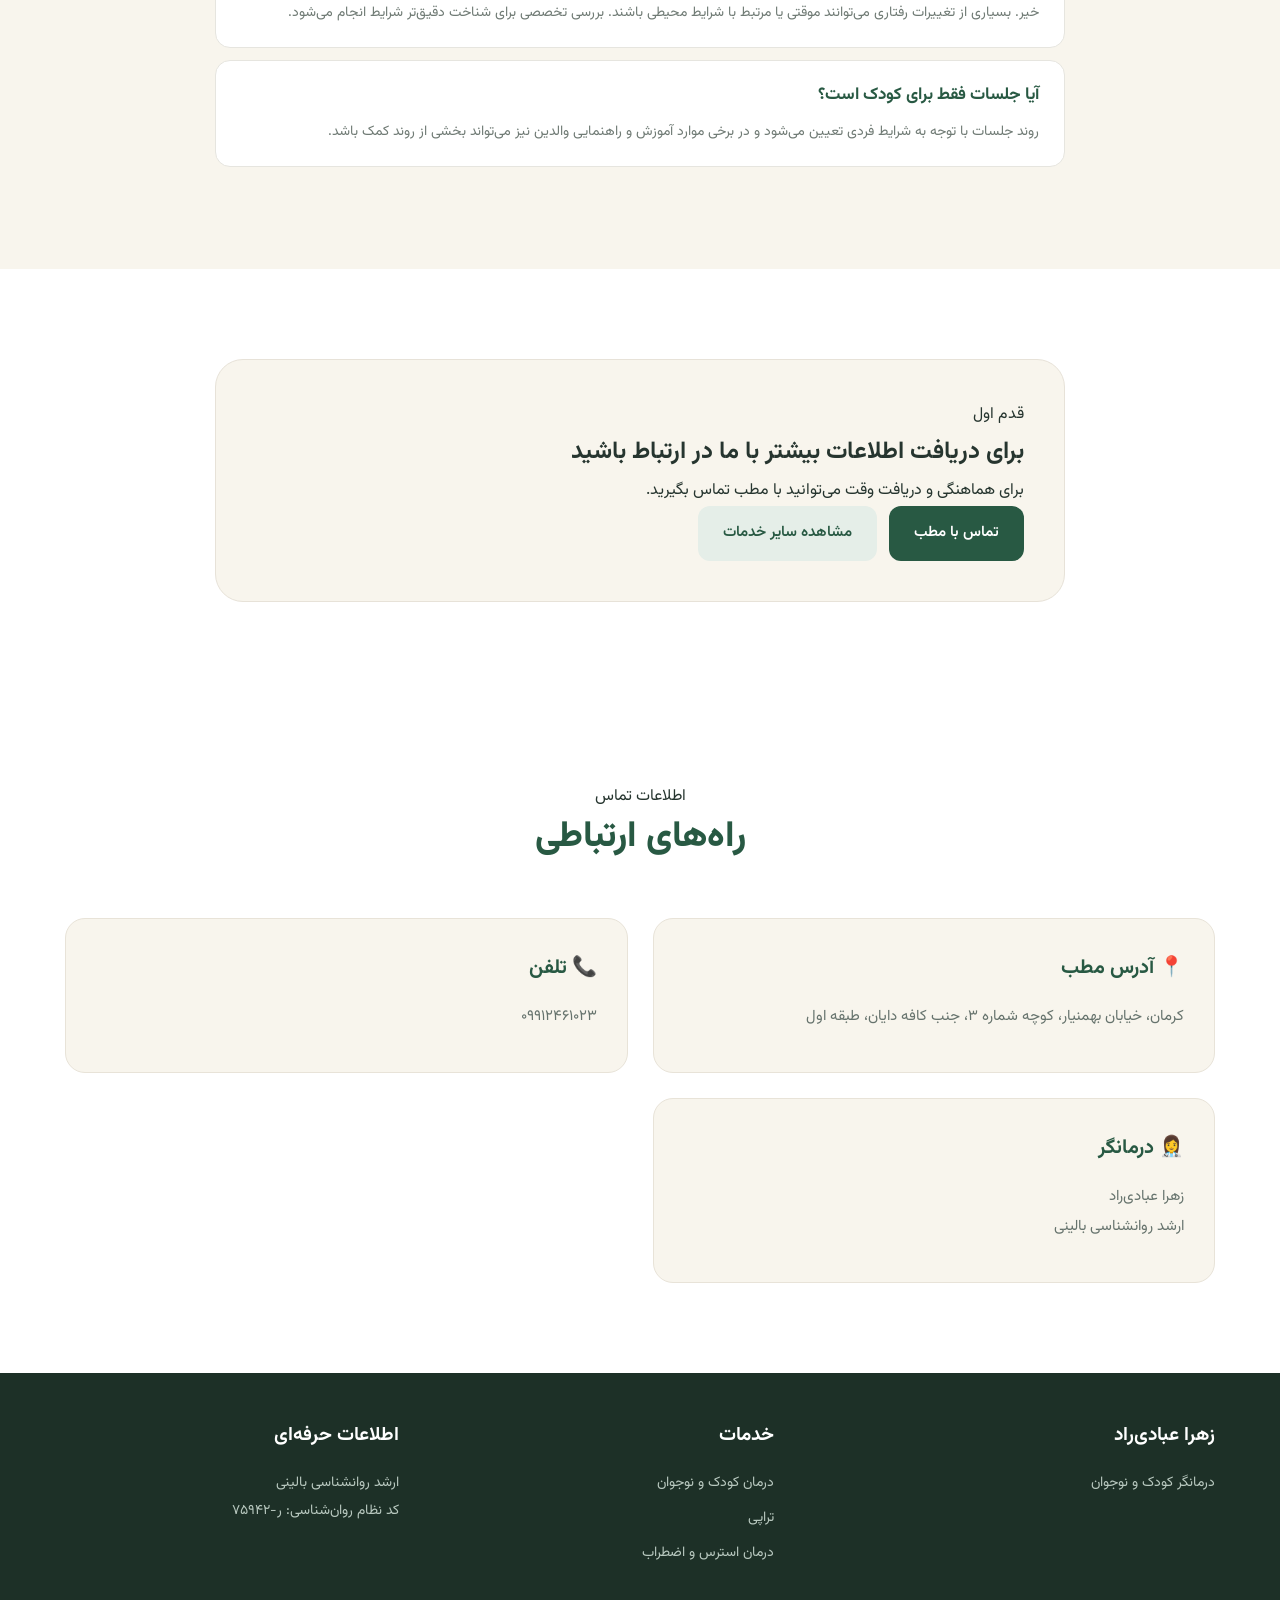
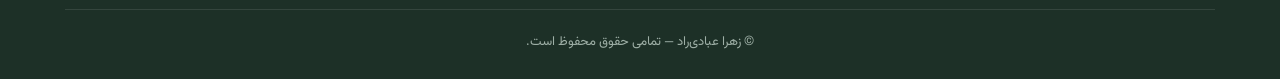
<file: service-child.html>
<!DOCTYPE html>
<html lang="fa" dir="rtl">
<head>
    <meta charset="UTF-8">
    <meta name="viewport" content="width=device-width, initial-scale=1.0">

    <title>درمان کودک و نوجوان | زهرا عبادی‌راد</title>

    <meta name="description"
          content="درمان کودک و نوجوان با رویکرد تخصصی توسط زهرا عبادی‌راد، کارشناسی ارشد روانشناسی بالینی در کرمان.">

    <link rel="stylesheet" href="css/style.css">
</head>

<body>

<!-- ================= HEADER ================= -->
<header class="navbar">
    <div class="container">

        <div class="logo">
            زهرا عبادی‌راد
            <span>درمانگر کودک و نوجوان</span>
        </div>

        <nav class="nav-links">
            <a href="index.html">خانه</a>
            <a href="services.html">خدمات</a>
            <a href="index.html#about">درباره من</a>
            <a href="index.html#approach">رویکرد درمانی</a>
            <a href="index.html#faq">سؤالات متداول</a>
            <a href="index.html#contact">تماس</a>
        </nav>

        <a href="index.html#booking" class="btn btn-primary">
            رزرو وقت
        </a>

    </div>
</header>


<!-- ================= HERO ================= -->
<section class="hero">

    <div class="container hero-content">

        <div class="hero-text">

            <span class="small-title">
                خدمات تخصصی کودک و نوجوان
            </span>

            <h1>
                درمان کودک و نوجوان
            </h1>

            <p>
                دوران کودکی و نوجوانی بخش مهمی از رشد عاطفی، اجتماعی
                و فردی هر انسان است. گاهی تغییرات رفتاری یا هیجانی
                می‌تواند نیاز به بررسی و دریافت کمک حرفه‌ای داشته باشد.
            </p>

            <div style="display:flex; gap:12px; flex-wrap:wrap;">

                <a href="index.html#booking"
                   class="btn btn-primary">
                    درخواست وقت مشاوره
                </a>

                <a href="services.html"
                   class="btn btn-light">
                    بازگشت به خدمات
                </a>

            </div>

        </div>


        <div class="hero-card">

            <div class="hero-placeholder">

                <h3>
                    همراهی در مسیر رشد
                </h3>

                <p>
                    ایجاد فضایی امن و مناسب برای شنیدن،
                    شناخت و کمک به کودک و نوجوان.
                </p>

            </div>

        </div>

    </div>

</section>


<!-- ================= INTRODUCTION ================= -->
<section class="about">

    <div class="container">

        <div class="section-title">

            <span class="small-title">
                درباره این خدمت
            </span>

            <h2>
                درمان کودک و نوجوان چیست؟
            </h2>

        </div>


        <div class="about-grid">

            <div class="about-text">

                <p>
                    کودکان و نوجوانان ممکن است در دوره‌های مختلف زندگی
                    با چالش‌هایی در زمینه احساسات، رفتار، ارتباط با دیگران
                    یا سازگاری با تغییرات روبه‌رو شوند.
                </p>

                <p>
                    در جلسات درمانی تلاش می‌شود متناسب با سن، شرایط فردی
                    و نیازهای کودک یا نوجوان، فضای مناسبی برای بیان احساسات،
                    شناخت مشکلات و تقویت مهارت‌های لازم فراهم شود.
                </p>

                <p>
                    همکاری و همراهی والدین نیز می‌تواند بخش مهمی از روند
                    کمک حرفه‌ای به کودک و نوجوان باشد.
                </p>

            </div>


            <div class="about-image">

                <div class="hero-placeholder">

                    <h3>
                        فضای امن و حمایتگر
                    </h3>

                    <p>
                        هدف، ایجاد محیطی آرام برای گفت‌وگو
                        و بررسی نیازهای کودک و نوجوان است.
                    </p>

                </div>

            </div>

        </div>

    </div>

</section>


<!-- ================= WHEN TO SEEK HELP ================= -->
<section class="services">

    <div class="container">

        <div class="section-title">

            <span class="small-title">
                چه زمانی مراجعه کنیم؟
            </span>

            <h2>
                چه موضوعاتی ممکن است نیاز به بررسی داشته باشند؟
            </h2>

            <p>
                وجود یک نشانه به‌تنهایی به معنی وجود اختلال نیست؛
                اما اگر تغییرات رفتاری یا هیجانی ادامه‌دار باشند
                یا زندگی روزمره کودک را تحت تأثیر قرار دهند،
                دریافت نظر متخصص می‌تواند مطرح باشد.
            </p>

        </div>


        <div class="services-grid">

            <div class="service-card">

                <div class="service-icon">
                    🌱
                </div>

                <h3>
                    تغییرات رفتاری
                </h3>

                <p>
                    تغییرات قابل توجه در رفتار، همکاری، پرخاشگری
                    یا واکنش‌های غیرمعمول نسبت به گذشته.
                </p>

            </div>


            <div class="service-card">

                <div class="service-icon">
                    💭
                </div>

                <h3>
                    نگرانی و ترس
                </h3>

                <p>
                    نگرانی‌ها یا ترس‌هایی که ممکن است در فعالیت‌های
                    روزمره، مدرسه یا روابط کودک تأثیر بگذارند.
                </p>

            </div>


            <div class="service-card">

                <div class="service-icon">
                    🧩
                </div>

                <h3>
                    مشکلات ارتباطی
                </h3>

                <p>
                    دشواری در برقراری ارتباط، تعامل با همسالان
                    یا سازگاری با محیط‌های مختلف.
                </p>

            </div>


            <div class="service-card">

                <div class="service-icon">
                    📚
                </div>

                <h3>
                    مسائل مرتبط با مدرسه
                </h3>

                <p>
                    تغییرات در علاقه به مدرسه، تمرکز، عملکرد تحصیلی
                    یا سازگاری با محیط آموزشی.
                </p>

            </div>


            <div class="service-card">

                <div class="service-icon">
                    ❤️
                </div>

                <h3>
                    تغییرات هیجانی
                </h3>

                <p>
                    تغییرات مداوم در خلق، ناراحتی، تحریک‌پذیری
                    یا دشواری در مدیریت احساسات.
                </p>

            </div>


            <div class="service-card">

                <div class="service-icon">
                    🏠
                </div>

                <h3>
                    تغییرات خانوادگی
                </h3>

                <p>
                    چالش‌های عاطفی و رفتاری در پی تغییرات مهم
                    در شرایط خانوادگی یا محیط زندگی.
                </p>

            </div>

        </div>

    </div>

</section>


<!-- ================= PROCESS ================= -->
<section class="approach">

    <div class="container">

        <div class="section-title">

            <span class="small-title">
                روند کلی
            </span>

            <h2>
                جلسات چگونه پیش می‌روند؟
            </h2>

        </div>


        <div class="approach-grid">

            <div class="approach-card">

                <h3>
                    ۱. آشنایی و بررسی اولیه
                </h3>

                <p>
                    در ابتدا شرایط و نگرانی‌های مطرح‌شده بررسی می‌شود
                    تا تصویر دقیق‌تری از نیازهای کودک یا نوجوان به دست آید.
                </p>

            </div>


            <div class="approach-card">

                <h3>
                    ۲. تعیین مسیر کمک
                </h3>

                <p>
                    با توجه به شرایط فردی و سنی، مسیر جلسات و اهداف
                    موردنظر مشخص می‌شود.
                </p>

            </div>


            <div class="approach-card">

                <h3>
                    ۳. جلسات درمانی
                </h3>

                <p>
                    جلسات می‌توانند با استفاده از روش‌های متناسب
                    با سن و شرایط کودک یا نوجوان انجام شوند.
                </p>

            </div>


            <div class="approach-card">

                <h3>
                    ۴. همراهی والدین
                </h3>

                <p>
                    در صورت نیاز، والدین نیز برای شناخت بهتر شرایط
                    و نحوه حمایت از کودک راهنمایی می‌شوند.
                </p>

            </div>

        </div>

    </div>

</section>


<!-- ================= PARENTS ================= -->
<section class="about">

    <div class="container">

        <div class="section-title">

            <span class="small-title">
                نقش والدین
            </span>

            <h2>
                همراهی خانواده در روند درمان
            </h2>

        </div>


        <div class="about-grid">

            <div class="about-text">

                <p>
                    خانواده نقش مهمی در ایجاد احساس امنیت و حمایت
                    از کودک یا نوجوان دارد.
                </p>

                <ul class="info-list">

                    <li>
                        ایجاد فضای آرام برای گفت‌وگو
                    </li>

                    <li>
                        گوش دادن بدون قضاوت
                    </li>

                    <li>
                        توجه به تغییرات رفتاری و هیجانی
                    </li>

                    <li>
                        همکاری با درمانگر در صورت نیاز
                    </li>

                    <li>
                        حمایت از تمرین‌ها و مهارت‌های آموخته‌شده
                    </li>

                </ul>

            </div>


            <div class="about-image">

                <div class="hero-placeholder">

                    <h3>
                        خانواده، بخشی از مسیر است
                    </h3>

                    <p>
                        همکاری مناسب میان کودک، خانواده و درمانگر
                        می‌تواند به شکل‌گیری روندی منظم‌تر کمک کند.
                    </p>

                </div>

            </div>

        </div>

    </div>

</section>


<!-- ================= FAQ ================= -->
<section class="faq">

    <div class="container">

        <div class="section-title">

            <span class="small-title">
                پرسش‌های متداول
            </span>

            <h2>
                سؤالات متداول درباره درمان کودک و نوجوان
            </h2>

        </div>


        <div class="faq-list">

            <div class="faq-item">

                <h3>
                    آیا والدین نیز در جلسات حضور دارند؟
                </h3>

                <p>
                    بسته به شرایط کودک یا نوجوان و هدف جلسه،
                    ممکن است بخشی از روند با حضور یا مشارکت والدین انجام شود.
                </p>

            </div>


            <div class="faq-item">

                <h3>
                    از چه سنی می‌توان برای کودک کمک تخصصی دریافت کرد؟
                </h3>

                <p>
                    مراجعه و دریافت کمک حرفه‌ای می‌تواند در سنین مختلف
                    مطرح باشد و نوع جلسه متناسب با سن و شرایط فرد تنظیم شود.
                </p>

            </div>


            <div class="faq-item">

                <h3>
                    آیا هر تغییر رفتاری به معنی اختلال روانی است؟
                </h3>

                <p>
                    خیر. بسیاری از تغییرات رفتاری می‌توانند موقتی یا
                    مرتبط با شرایط محیطی باشند. بررسی تخصصی برای شناخت
                    دقیق‌تر شرایط انجام می‌شود.
                </p>

            </div>


            <div class="faq-item">

                <h3>
                    آیا جلسات فقط برای کودک است؟
                </h3>

                <p>
                    روند جلسات با توجه به شرایط فردی تعیین می‌شود و
                    در برخی موارد آموزش و راهنمایی والدین نیز می‌تواند
                    بخشی از روند کمک باشد.
                </p>

            </div>

        </div>

    </div>

</section>


<!-- ================= CTA ================= -->
<section class="booking">

    <div class="container">

        <div class="booking-box">

            <div>

                <span class="small-title">
                    قدم اول
                </span>

                <h2>
                    برای دریافت اطلاعات بیشتر با ما در ارتباط باشید
                </h2>

                <p>
                    برای هماهنگی و دریافت وقت می‌توانید با مطب تماس بگیرید.
                </p>

            </div>


            <div style="display:flex; gap:12px; flex-wrap:wrap;">

                <a href="tel:09912461023"
                   class="btn btn-primary">
                    تماس با مطب
                </a>

                <a href="services.html"
                   class="btn btn-light">
                    مشاهده سایر خدمات
                </a>

            </div>

        </div>

    </div>

</section>


<!-- ================= CONTACT ================= -->
<section class="contact">

    <div class="container">

        <div class="section-title">

            <span class="small-title">
                اطلاعات تماس
            </span>

            <h2>
                راه‌های ارتباطی
            </h2>

        </div>


        <div class="contact-grid">

            <div class="contact-card">

                <h3>
                    📍 آدرس مطب
                </h3>

                <p>
                    کرمان، خیابان بهمنیار،
                    کوچه شماره ۳،
                    جنب کافه دایان،
                    طبقه اول
                </p>

            </div>


            <div class="contact-card">

                <h3>
                    📞 تلفن
                </h3>

                <p>
                    <a href="tel:09912461023">
                        ۰۹۹۱۲۴۶۱۰۲۳
                    </a>
                </p>

            </div>


            <div class="contact-card">

                <h3>
                    👩‍⚕️ درمانگر
                </h3>

                <p>
                    زهرا عبادی‌راد
                    <br>
                    ارشد روانشناسی بالینی
                </p>

            </div>

        </div>

    </div>

</section>


<!-- ================= FOOTER ================= -->
<footer>

    <div class="container">

        <div class="footer-grid">

            <div class="footer-column">

                <h3>
                    زهرا عبادی‌راد
                </h3>

                <p>
                    درمانگر کودک و نوجوان
                </p>

            </div>


            <div class="footer-column">

                <h3>
                    خدمات
                </h3>

                <a href="service-child.html">
                    درمان کودک و نوجوان
                </a>

                <a href="service-therapy.html">
                    تراپی
                </a>

                <a href="service-anxiety.html">
                    درمان استرس و اضطراب
                </a>

            </div>


            <div class="footer-column">

                <h3>
                    اطلاعات حرفه‌ای
                </h3>

                <p>
                    ارشد روانشناسی بالینی
                </p>

                <p>
                    کد نظام روان‌شناسی: ر-۷۵۹۴۲
                </p>

            </div>

        </div>


        <div class="footer-bottom">

            <p>
                © <span id="current-year"></span>
                زهرا عبادی‌راد — تمامی حقوق محفوظ است.
            </p>

        </div>

    </div>

</footer>


<!-- ================= FLOATING CALL ================= -->
<a href="tel:09912461023"
   class="call-button"
   aria-label="تماس با مطب">
    📞
</a>


<script src="js/main.js"></script>

</body>
</html>
</file>
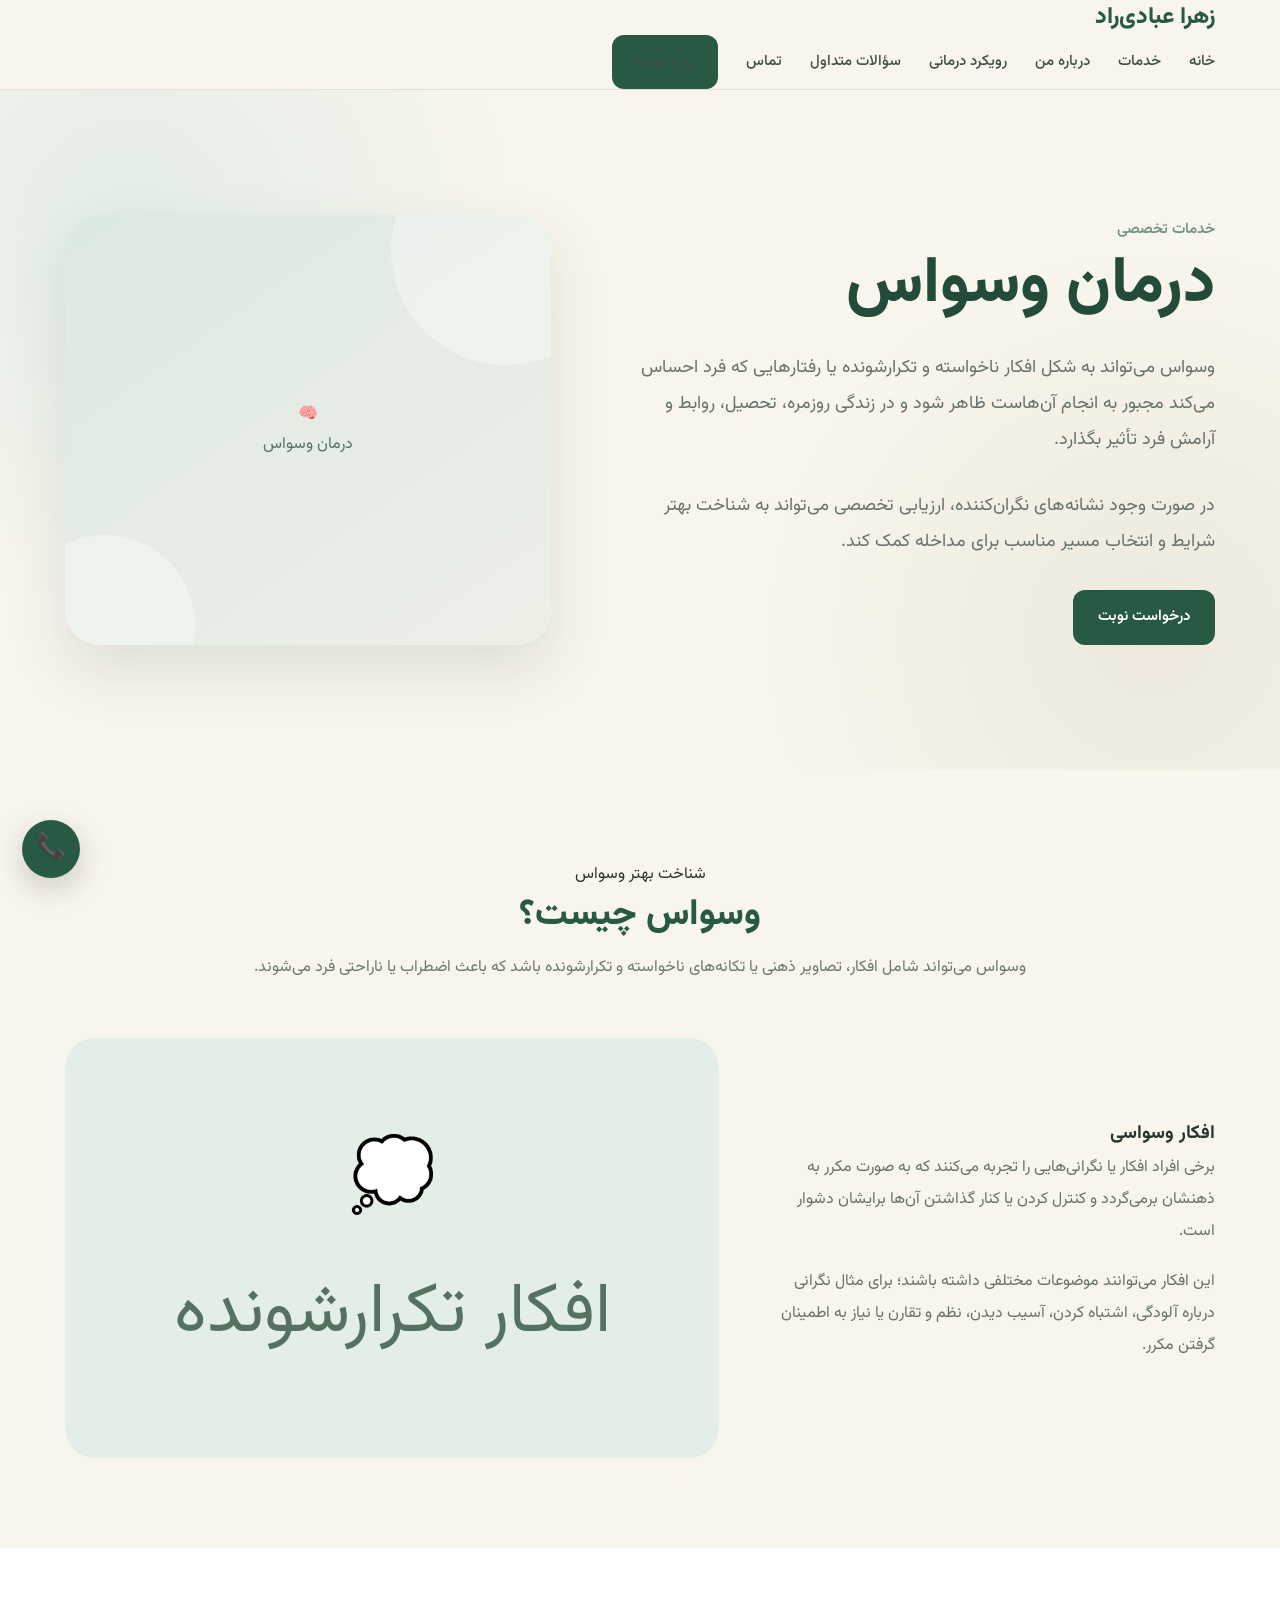
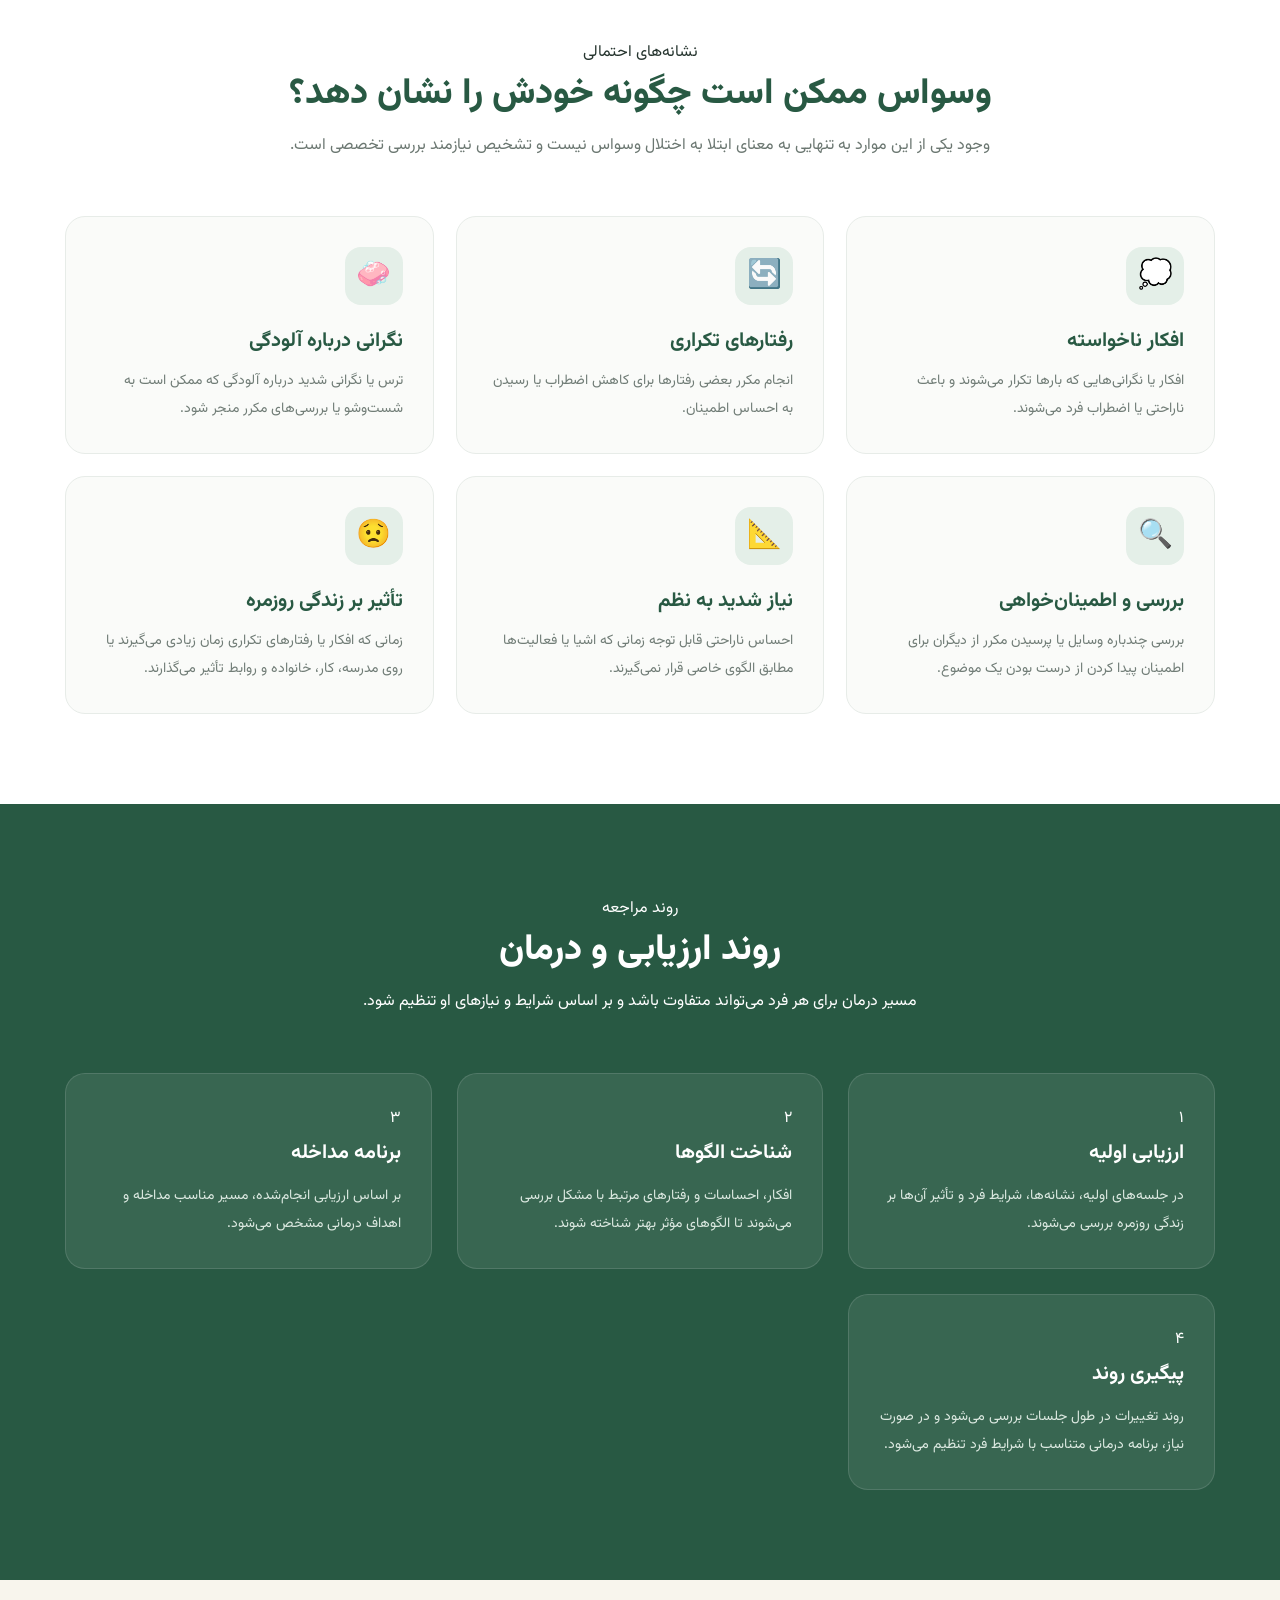
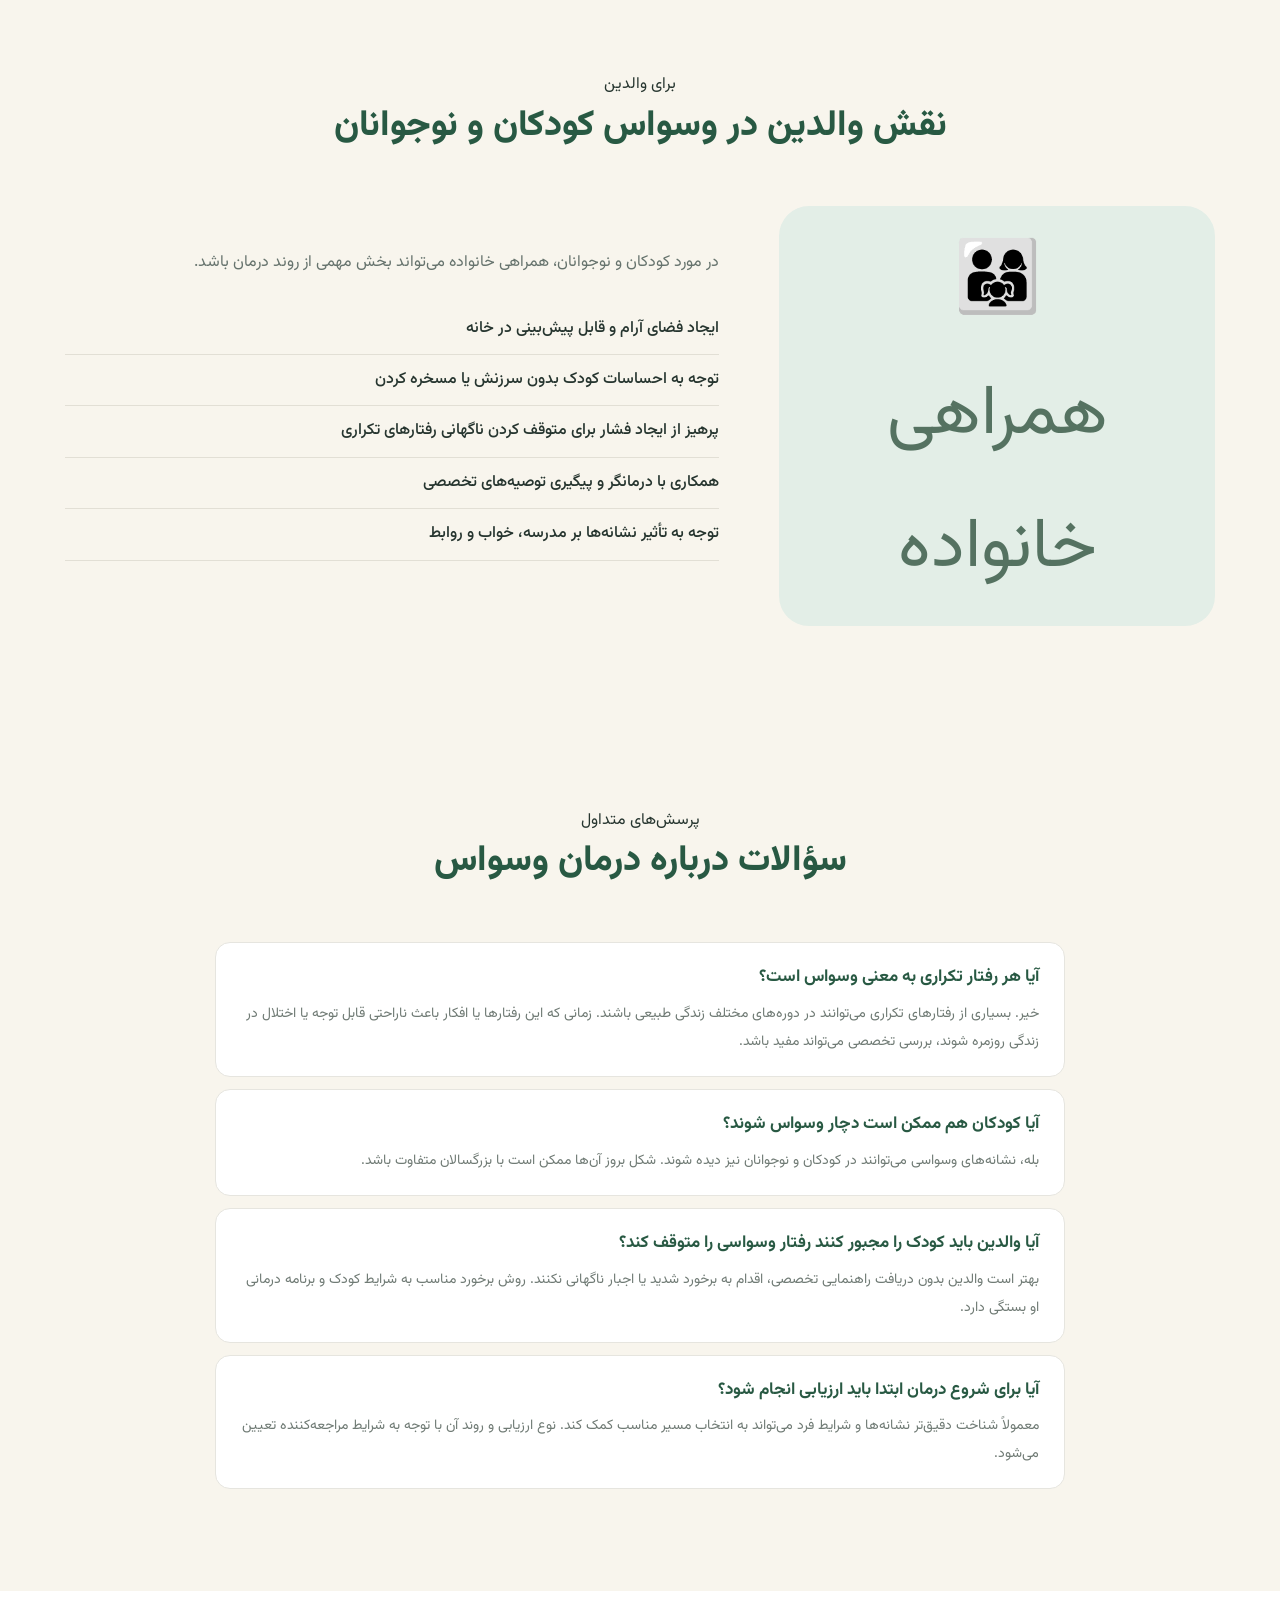
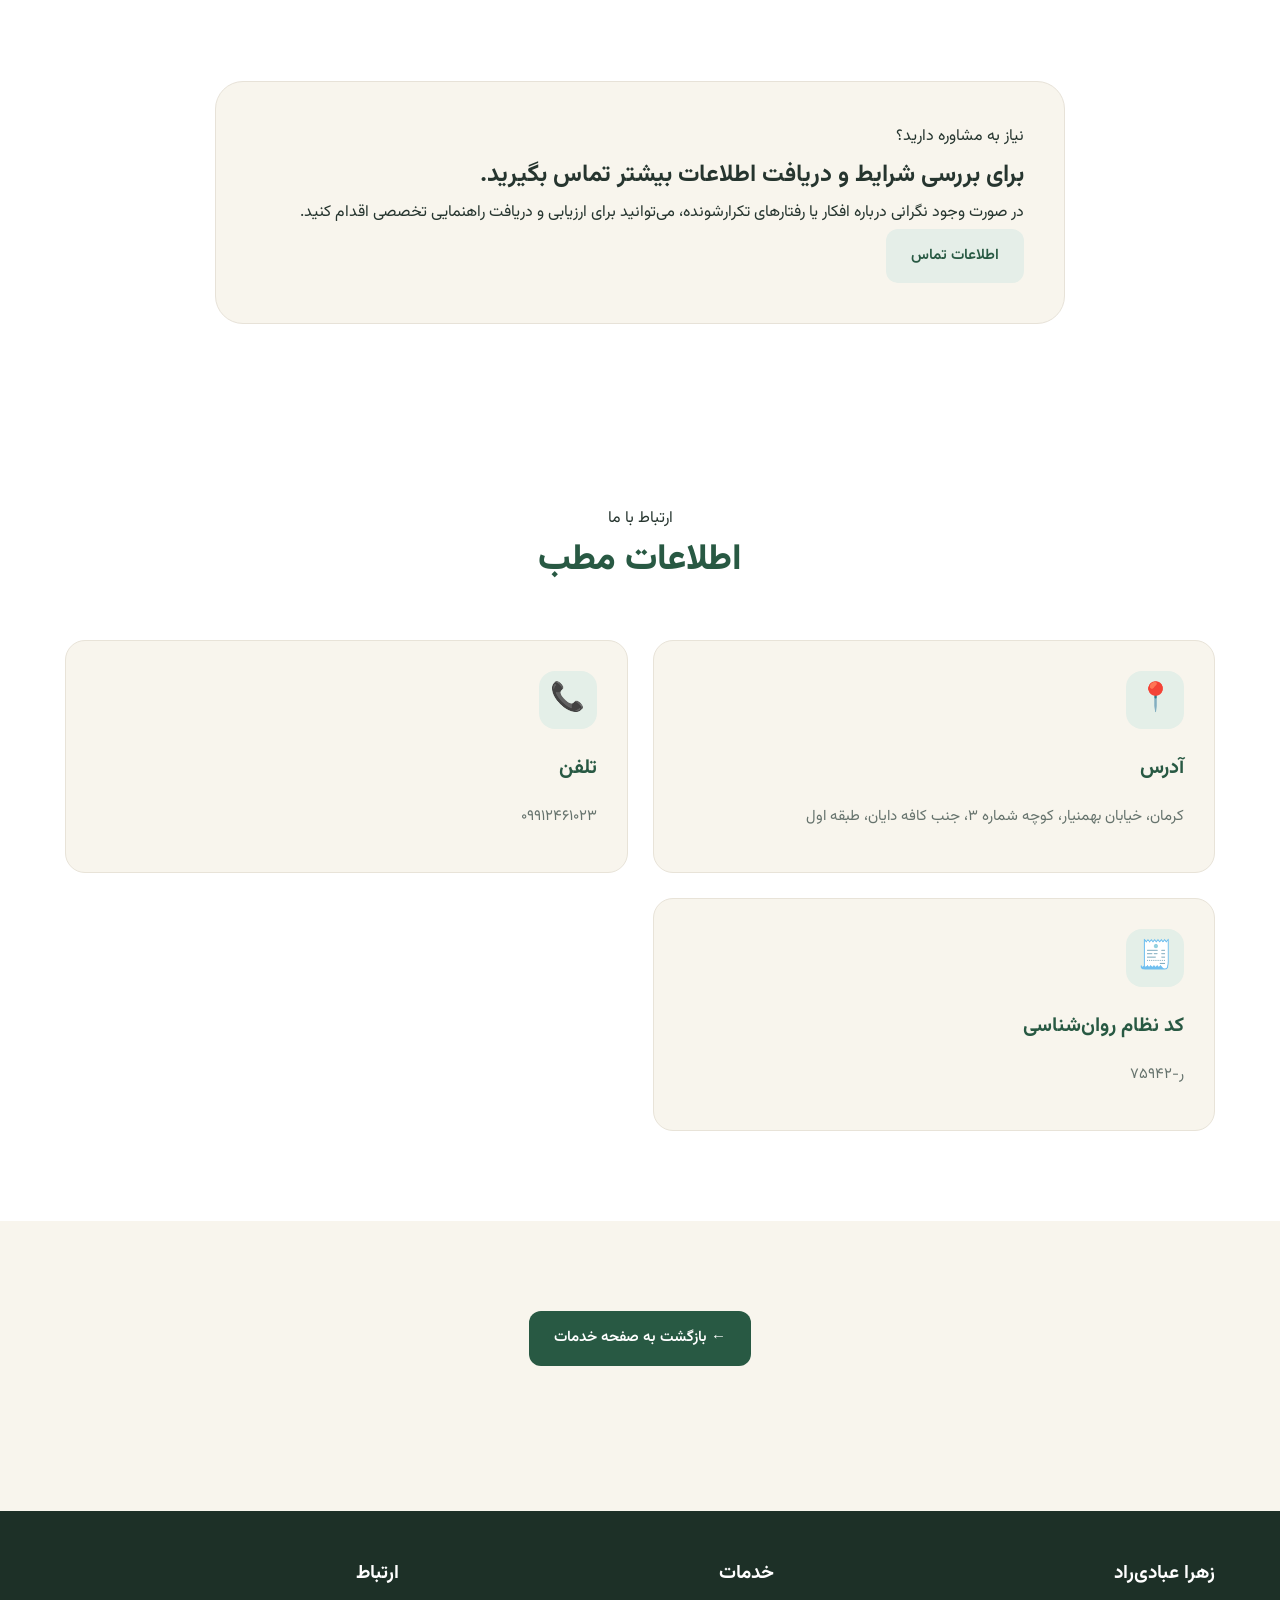
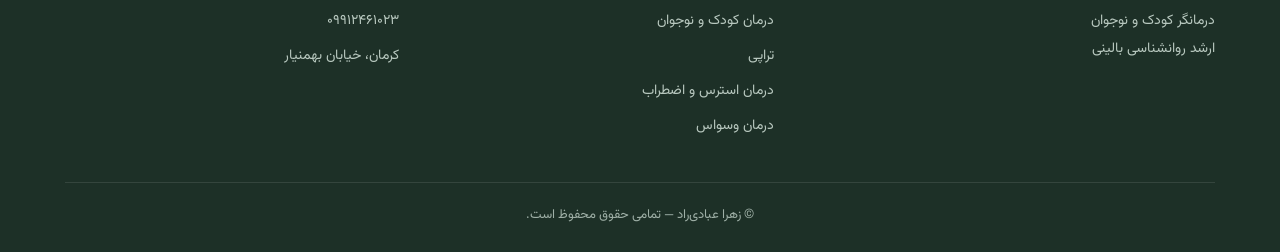
<file: service-ocd.html>
<!DOCTYPE html>
<html lang="fa" dir="rtl">
<head>
    <meta charset="UTF-8">
    <meta name="viewport" content="width=device-width, initial-scale=1.0">

    <title>درمان وسواس | زهرا عبادی‌راد</title>

    <meta
        name="description"
        content="اطلاعات درباره وسواس و روند ارزیابی و درمان وسواس در کودکان، نوجوانان و بزرگسالان توسط زهرا عبادی‌راد، درمانگر کودک و نوجوان در کرمان."
    >

    <link rel="stylesheet" href="css/style.css">
</head>

<body>

    <!-- Header -->
    <header class="navbar">
        <div class="container">

            <div class="logo">
                <a href="index.html">زهرا عبادی‌راد</a>
            </div>

            <nav class="nav-links">
                <a href="index.html">خانه</a>
                <a href="services.html">خدمات</a>
                <a href="index.html#about">درباره من</a>
                <a href="index.html#approach">رویکرد درمانی</a>
                <a href="index.html#faq">سؤالات متداول</a>
                <a href="index.html#contact">تماس</a>
                <a href="index.html#booking" class="btn btn-primary">
                    رزرو نوبت
                </a>
            </nav>

        </div>
    </header>


    <!-- Hero -->
    <section class="hero">
        <div class="container hero-content">

            <div class="hero-text">

                <span class="small-title">
                    خدمات تخصصی
                </span>

                <h1>
                    درمان وسواس
                </h1>

                <p>
                    وسواس می‌تواند به شکل افکار ناخواسته و تکرارشونده
                    یا رفتارهایی که فرد احساس می‌کند مجبور به انجام آن‌هاست
                    ظاهر شود و در زندگی روزمره، تحصیل، روابط و آرامش فرد
                    تأثیر بگذارد.
                </p>

                <p>
                    در صورت وجود نشانه‌های نگران‌کننده، ارزیابی تخصصی
                    می‌تواند به شناخت بهتر شرایط و انتخاب مسیر مناسب
                    برای مداخله کمک کند.
                </p>

                <a href="index.html#booking" class="btn btn-primary">
                    درخواست نوبت
                </a>

            </div>


            <div class="hero-card">
                <div class="hero-placeholder">
                    🧠
                    <br>
                    <span>درمان وسواس</span>
                </div>
            </div>

        </div>
    </section>


    <!-- Introduction -->
    <section class="about">
        <div class="container">

            <div class="section-title">
                <span class="small-title">
                    شناخت بهتر وسواس
                </span>

                <h2>
                    وسواس چیست؟
                </h2>

                <p>
                    وسواس می‌تواند شامل افکار، تصاویر ذهنی یا تکانه‌های
                    ناخواسته و تکرارشونده باشد که باعث اضطراب یا ناراحتی
                    فرد می‌شوند.
                </p>
            </div>


            <div class="about-grid">

                <div class="about-text">

                    <h3>
                        افکار وسواسی
                    </h3>

                    <p>
                        برخی افراد افکار یا نگرانی‌هایی را تجربه می‌کنند
                        که به صورت مکرر به ذهنشان برمی‌گردد و کنترل کردن
                        یا کنار گذاشتن آن‌ها برایشان دشوار است.
                    </p>

                    <p>
                        این افکار می‌توانند موضوعات مختلفی داشته باشند؛
                        برای مثال نگرانی درباره آلودگی، اشتباه کردن،
                        آسیب دیدن، نظم و تقارن یا نیاز به اطمینان گرفتن
                        مکرر.
                    </p>

                </div>


                <div class="about-image">
                    <div class="hero-placeholder">
                        💭
                        <br>
                        <span>افکار تکرارشونده</span>
                    </div>
                </div>

            </div>

        </div>
    </section>


    <!-- Signs -->
    <section class="services">
        <div class="container">

            <div class="section-title">
                <span class="small-title">
                    نشانه‌های احتمالی
                </span>

                <h2>
                    وسواس ممکن است چگونه خودش را نشان دهد؟
                </h2>

                <p>
                    وجود یکی از این موارد به تنهایی به معنای ابتلا به
                    اختلال وسواس نیست و تشخیص نیازمند بررسی تخصصی است.
                </p>
            </div>


            <div class="services-grid">

                <div class="service-card">
                    <div class="service-icon">
                        💭
                    </div>

                    <h3>
                        افکار ناخواسته
                    </h3>

                    <p>
                        افکار یا نگرانی‌هایی که بارها تکرار می‌شوند
                        و باعث ناراحتی یا اضطراب فرد می‌شوند.
                    </p>
                </div>


                <div class="service-card">
                    <div class="service-icon">
                        🔄
                    </div>

                    <h3>
                        رفتارهای تکراری
                    </h3>

                    <p>
                        انجام مکرر بعضی رفتارها برای کاهش اضطراب یا
                        رسیدن به احساس اطمینان.
                    </p>
                </div>


                <div class="service-card">
                    <div class="service-icon">
                        🧼
                    </div>

                    <h3>
                        نگرانی درباره آلودگی
                    </h3>

                    <p>
                        ترس یا نگرانی شدید درباره آلودگی که ممکن است
                        به شست‌وشو یا بررسی‌های مکرر منجر شود.
                    </p>
                </div>


                <div class="service-card">
                    <div class="service-icon">
                        🔍
                    </div>

                    <h3>
                        بررسی و اطمینان‌خواهی
                    </h3>

                    <p>
                        بررسی چندباره وسایل یا پرسیدن مکرر از دیگران
                        برای اطمینان پیدا کردن از درست بودن یک موضوع.
                    </p>
                </div>


                <div class="service-card">
                    <div class="service-icon">
                        📐
                    </div>

                    <h3>
                        نیاز شدید به نظم
                    </h3>

                    <p>
                        احساس ناراحتی قابل توجه زمانی که اشیا یا
                        فعالیت‌ها مطابق الگوی خاصی قرار نمی‌گیرند.
                    </p>
                </div>


                <div class="service-card">
                    <div class="service-icon">
                        😟
                    </div>

                    <h3>
                        تأثیر بر زندگی روزمره
                    </h3>

                    <p>
                        زمانی که افکار یا رفتارهای تکراری زمان زیادی
                        می‌گیرند یا روی مدرسه، کار، خانواده و روابط
                        تأثیر می‌گذارند.
                    </p>
                </div>

            </div>

        </div>
    </section>


    <!-- Treatment Process -->
    <section class="approach">
        <div class="container">

            <div class="section-title">
                <span class="small-title">
                    روند مراجعه
                </span>

                <h2>
                    روند ارزیابی و درمان
                </h2>

                <p>
                    مسیر درمان برای هر فرد می‌تواند متفاوت باشد و بر اساس
                    شرایط و نیازهای او تنظیم شود.
                </p>
            </div>


            <div class="approach-grid">

                <div class="approach-card">
                    <span>۱</span>

                    <h3>
                        ارزیابی اولیه
                    </h3>

                    <p>
                        در جلسه‌های اولیه، نشانه‌ها، شرایط فرد و تأثیر
                        آن‌ها بر زندگی روزمره بررسی می‌شوند.
                    </p>
                </div>


                <div class="approach-card">
                    <span>۲</span>

                    <h3>
                        شناخت الگوها
                    </h3>

                    <p>
                        افکار، احساسات و رفتارهای مرتبط با مشکل بررسی
                        می‌شوند تا الگوهای مؤثر بهتر شناخته شوند.
                    </p>
                </div>


                <div class="approach-card">
                    <span>۳</span>

                    <h3>
                        برنامه مداخله
                    </h3>

                    <p>
                        بر اساس ارزیابی انجام‌شده، مسیر مناسب مداخله
                        و اهداف درمانی مشخص می‌شود.
                    </p>
                </div>


                <div class="approach-card">
                    <span>۴</span>

                    <h3>
                        پیگیری روند
                    </h3>

                    <p>
                        روند تغییرات در طول جلسات بررسی می‌شود و در صورت
                        نیاز، برنامه درمانی متناسب با شرایط فرد تنظیم می‌شود.
                    </p>
                </div>

            </div>

        </div>
    </section>


    <!-- Parents -->
    <section class="about">
        <div class="container">

            <div class="section-title">
                <span class="small-title">
                    برای والدین
                </span>

                <h2>
                    نقش والدین در وسواس کودکان و نوجوانان
                </h2>
            </div>


            <div class="about-grid">

                <div class="about-image">
                    <div class="hero-placeholder">
                        👨‍👩‍👧
                        <br>
                        <span>همراهی خانواده</span>
                    </div>
                </div>


                <div class="about-text">

                    <p>
                        در مورد کودکان و نوجوانان، همراهی خانواده می‌تواند
                        بخش مهمی از روند درمان باشد.
                    </p>

                    <ul class="info-list">

                        <li>
                            ایجاد فضای آرام و قابل پیش‌بینی در خانه
                        </li>

                        <li>
                            توجه به احساسات کودک بدون سرزنش یا مسخره کردن
                        </li>

                        <li>
                            پرهیز از ایجاد فشار برای متوقف کردن ناگهانی
                            رفتارهای تکراری
                        </li>

                        <li>
                            همکاری با درمانگر و پیگیری توصیه‌های تخصصی
                        </li>

                        <li>
                            توجه به تأثیر نشانه‌ها بر مدرسه، خواب و روابط
                        </li>

                    </ul>

                </div>

            </div>

        </div>
    </section>


    <!-- FAQ -->
    <section class="faq" id="faq">
        <div class="container">

            <div class="section-title">
                <span class="small-title">
                    پرسش‌های متداول
                </span>

                <h2>
                    سؤالات درباره درمان وسواس
                </h2>
            </div>


            <div class="faq-list">

                <div class="faq-item">
                    <h3>
                        آیا هر رفتار تکراری به معنی وسواس است؟
                    </h3>

                    <p>
                        خیر. بسیاری از رفتارهای تکراری می‌توانند در دوره‌های
                        مختلف زندگی طبیعی باشند. زمانی که این رفتارها یا
                        افکار باعث ناراحتی قابل توجه یا اختلال در زندگی
                        روزمره شوند، بررسی تخصصی می‌تواند مفید باشد.
                    </p>
                </div>


                <div class="faq-item">
                    <h3>
                        آیا کودکان هم ممکن است دچار وسواس شوند؟
                    </h3>

                    <p>
                        بله، نشانه‌های وسواسی می‌توانند در کودکان و
                        نوجوانان نیز دیده شوند. شکل بروز آن‌ها ممکن است
                        با بزرگسالان متفاوت باشد.
                    </p>
                </div>


                <div class="faq-item">
                    <h3>
                        آیا والدین باید کودک را مجبور کنند رفتار وسواسی
                        را متوقف کند؟
                    </h3>

                    <p>
                        بهتر است والدین بدون دریافت راهنمایی تخصصی،
                        اقدام به برخورد شدید یا اجبار ناگهانی نکنند.
                        روش برخورد مناسب به شرایط کودک و برنامه درمانی
                        او بستگی دارد.
                    </p>
                </div>


                <div class="faq-item">
                    <h3>
                        آیا برای شروع درمان ابتدا باید ارزیابی انجام شود؟
                    </h3>

                    <p>
                        معمولاً شناخت دقیق‌تر نشانه‌ها و شرایط فرد می‌تواند
                        به انتخاب مسیر مناسب کمک کند. نوع ارزیابی و روند
                        آن با توجه به شرایط مراجعه‌کننده تعیین می‌شود.
                    </p>
                </div>

            </div>

        </div>
    </section>


    <!-- CTA -->
    <section class="booking">
        <div class="container">

            <div class="booking-box">

                <div>
                    <span class="small-title">
                        نیاز به مشاوره دارید؟
                    </span>

                    <h2>
                        برای بررسی شرایط و دریافت اطلاعات بیشتر تماس بگیرید.
                    </h2>

                    <p>
                        در صورت وجود نگرانی درباره افکار یا رفتارهای
                        تکرارشونده، می‌توانید برای ارزیابی و دریافت
                        راهنمایی تخصصی اقدام کنید.
                    </p>
                </div>

                <a href="index.html#contact" class="btn btn-light">
                    اطلاعات تماس
                </a>

            </div>

        </div>
    </section>


    <!-- Contact -->
    <section class="contact">
        <div class="container">

            <div class="section-title">
                <span class="small-title">
                    ارتباط با ما
                </span>

                <h2>
                    اطلاعات مطب
                </h2>
            </div>


            <div class="contact-grid">

                <div class="contact-card">

                    <div class="service-icon">
                        📍
                    </div>

                    <h3>
                        آدرس
                    </h3>

                    <p>
                        کرمان، خیابان بهمنیار، کوچه شماره ۳،
                        جنب کافه دایان، طبقه اول
                    </p>

                </div>


                <div class="contact-card">

                    <div class="service-icon">
                        📞
                    </div>

                    <h3>
                        تلفن
                    </h3>

                    <p>
                        <a href="tel:09912461023">
                            ۰۹۹۱۲۴۶۱۰۲۳
                        </a>
                    </p>

                </div>


                <div class="contact-card">

                    <div class="service-icon">
                        🧾
                    </div>

                    <h3>
                        کد نظام روان‌شناسی
                    </h3>

                    <p>
                        ر-۷۵۹۴۲
                    </p>

                </div>

            </div>

        </div>
    </section>


    <!-- Back to Services -->
    <section class="about">
        <div class="container">

            <div class="section-title">

                <a href="services.html" class="btn btn-primary">
                    ← بازگشت به صفحه خدمات
                </a>

            </div>

        </div>
    </section>


    <!-- Footer -->
    <footer>
        <div class="container">

            <div class="footer-grid">

                <div class="footer-column">

                    <h3>
                        زهرا عبادی‌راد
                    </h3>

                    <p>
                        درمانگر کودک و نوجوان
                        <br>
                        ارشد روانشناسی بالینی
                    </p>

                </div>


                <div class="footer-column">

                    <h3>
                        خدمات
                    </h3>

                    <a href="service-child.html">
                        درمان کودک و نوجوان
                    </a>

                    <a href="service-therapy.html">
                        تراپی
                    </a>

                    <a href="service-anxiety.html">
                        درمان استرس و اضطراب
                    </a>

                    <a href="service-ocd.html">
                        درمان وسواس
                    </a>

                </div>


                <div class="footer-column">

                    <h3>
                        ارتباط
                    </h3>

                    <a href="tel:09912461023">
                        ۰۹۹۱۲۴۶۱۰۲۳
                    </a>

                    <p>
                        کرمان، خیابان بهمنیار
                    </p>

                </div>

            </div>


            <div class="footer-bottom">

                <p>
                    © <span id="current-year"></span>
                    زهرا عبادی‌راد — تمامی حقوق محفوظ است.
                </p>

            </div>

        </div>
    </footer>


    <!-- Floating Call Button -->
    <a
        href="tel:09912461023"
        class="call-button"
        aria-label="تماس با مطب"
    >
        📞
    </a>


    <script src="js/main.js"></script>

</body>
</html>
</file>
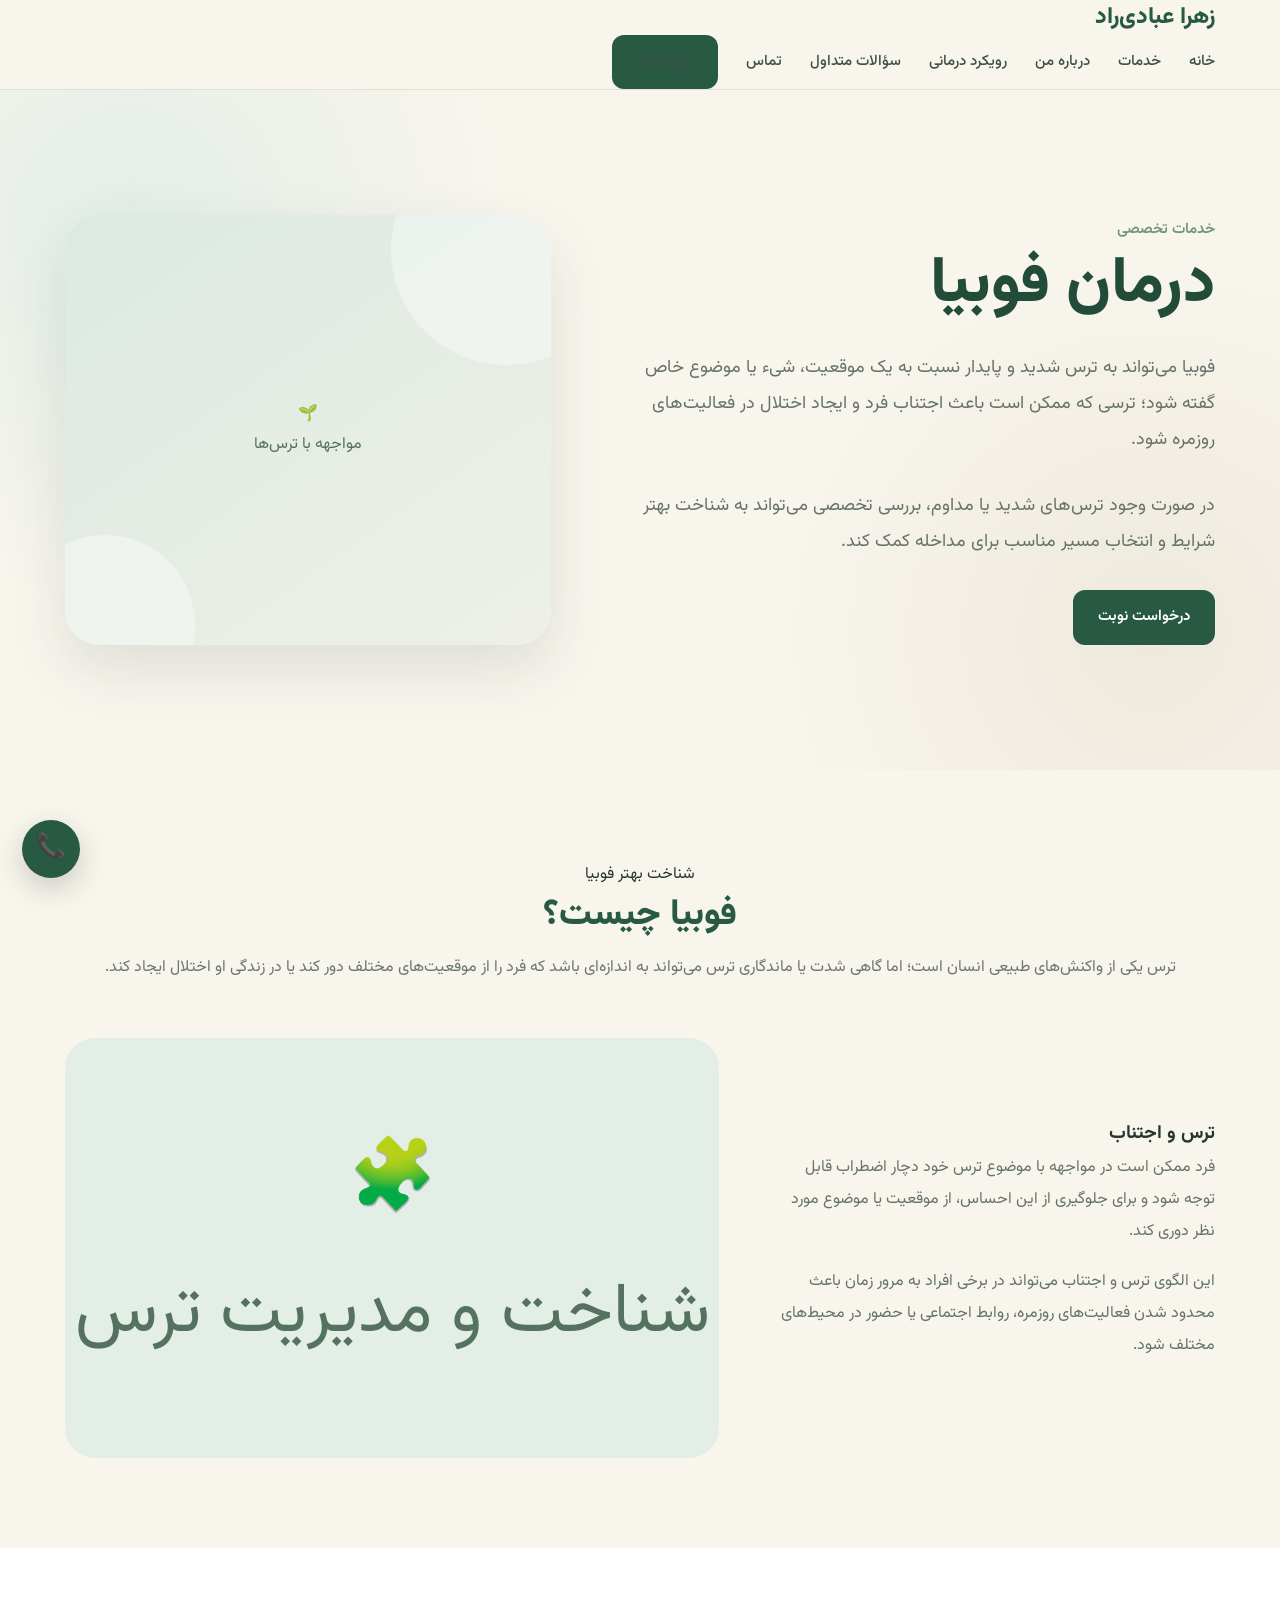
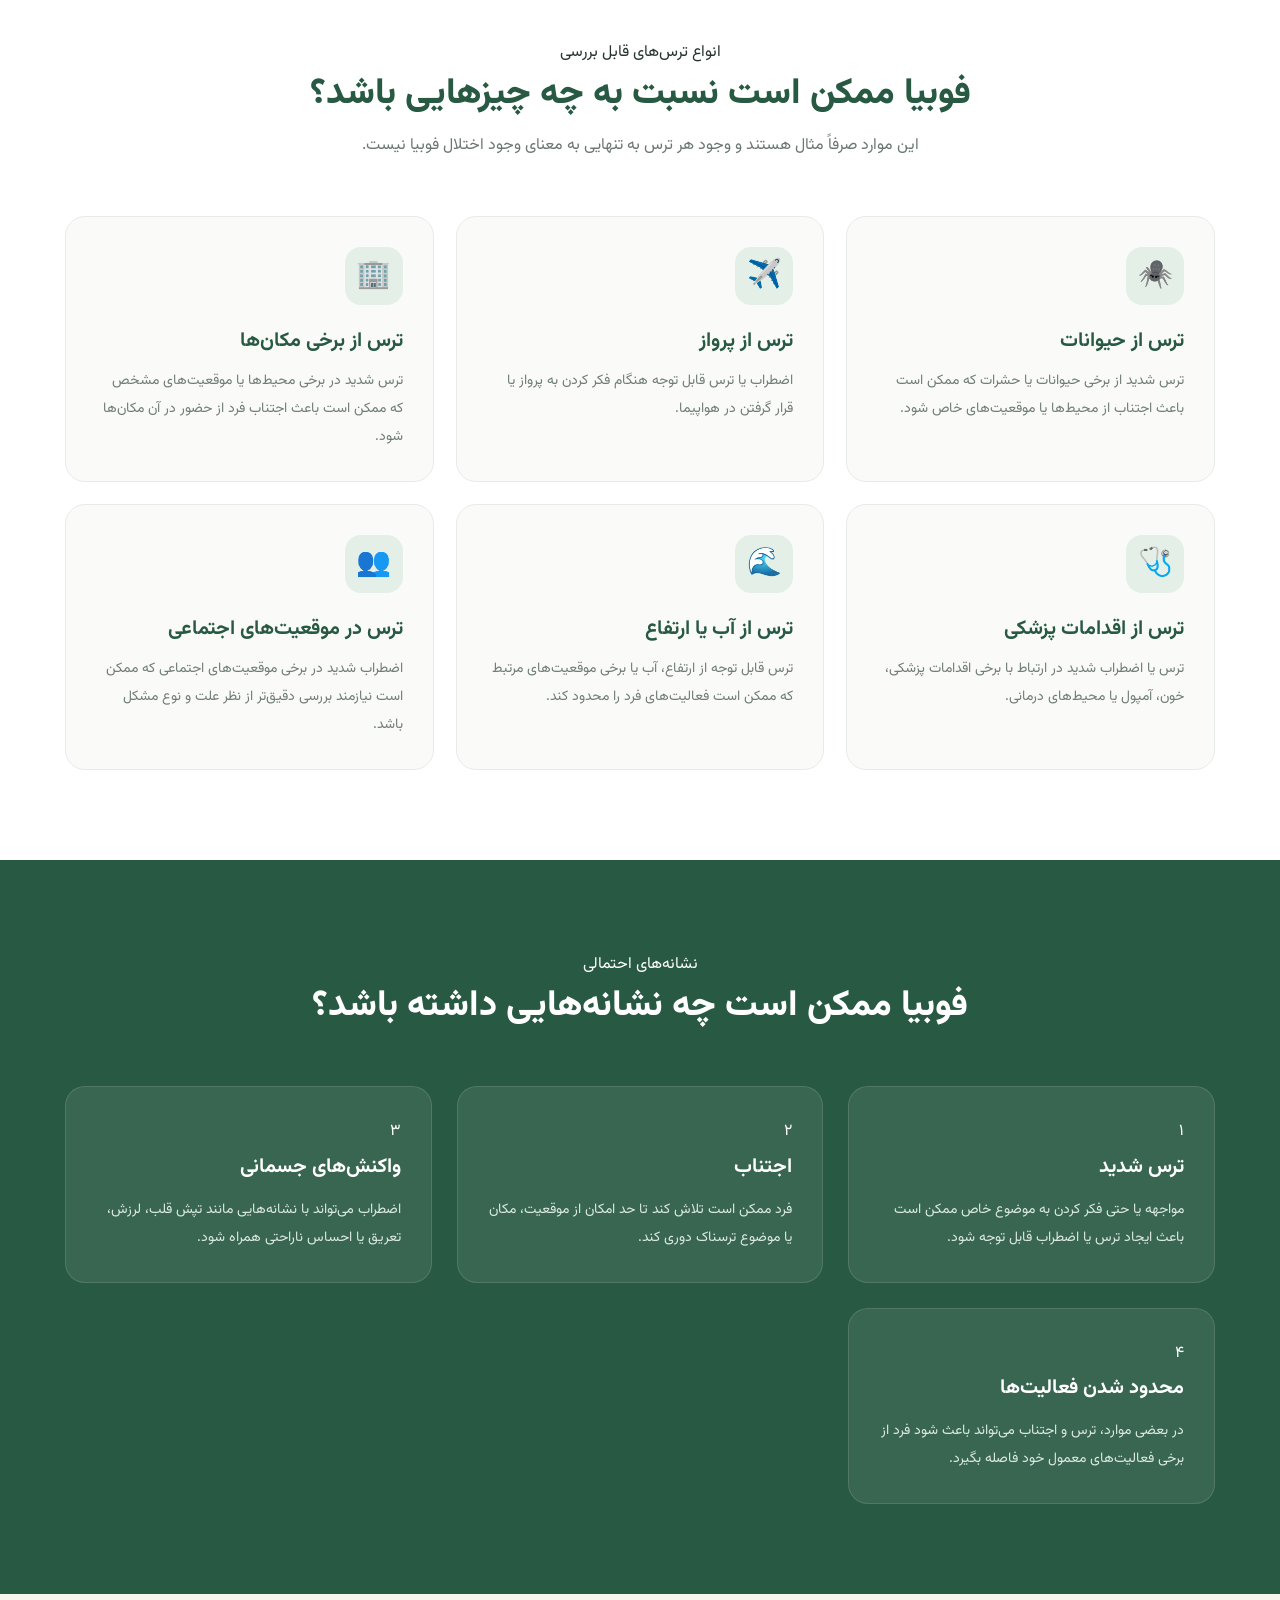
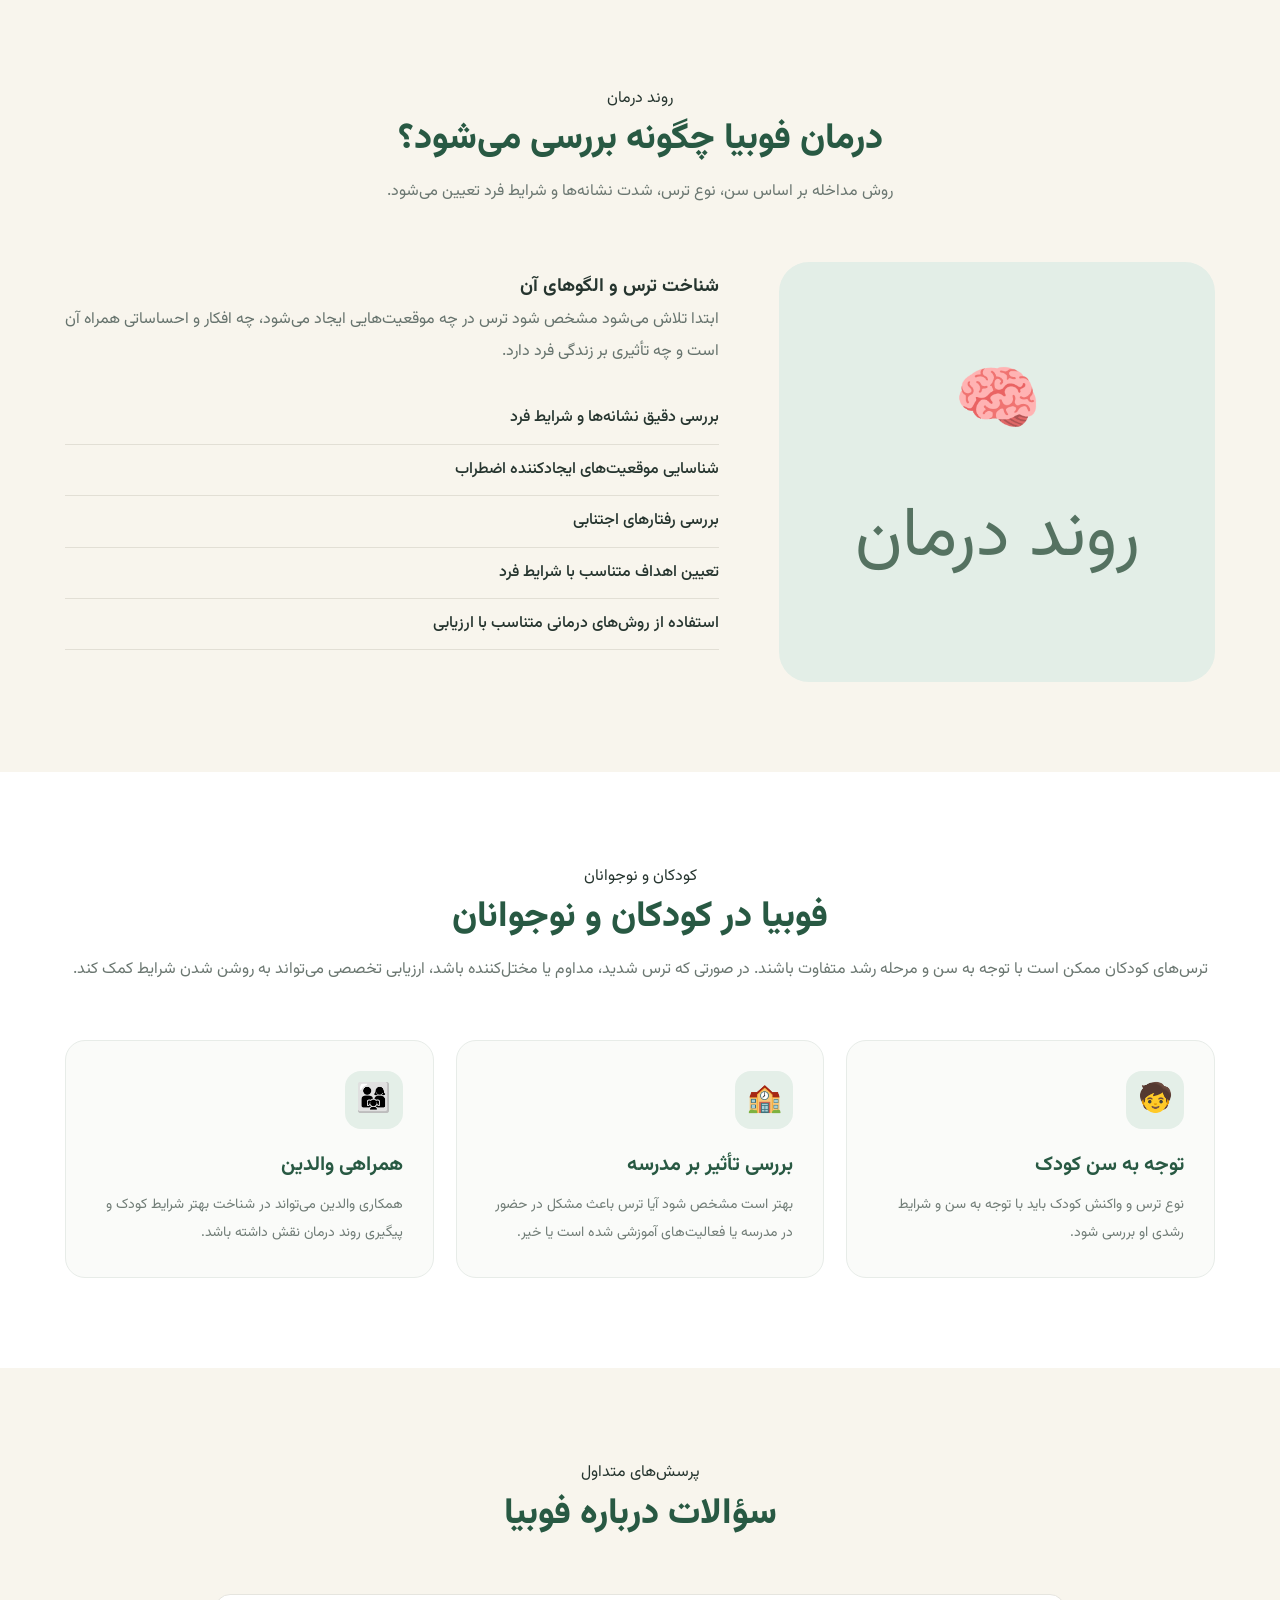
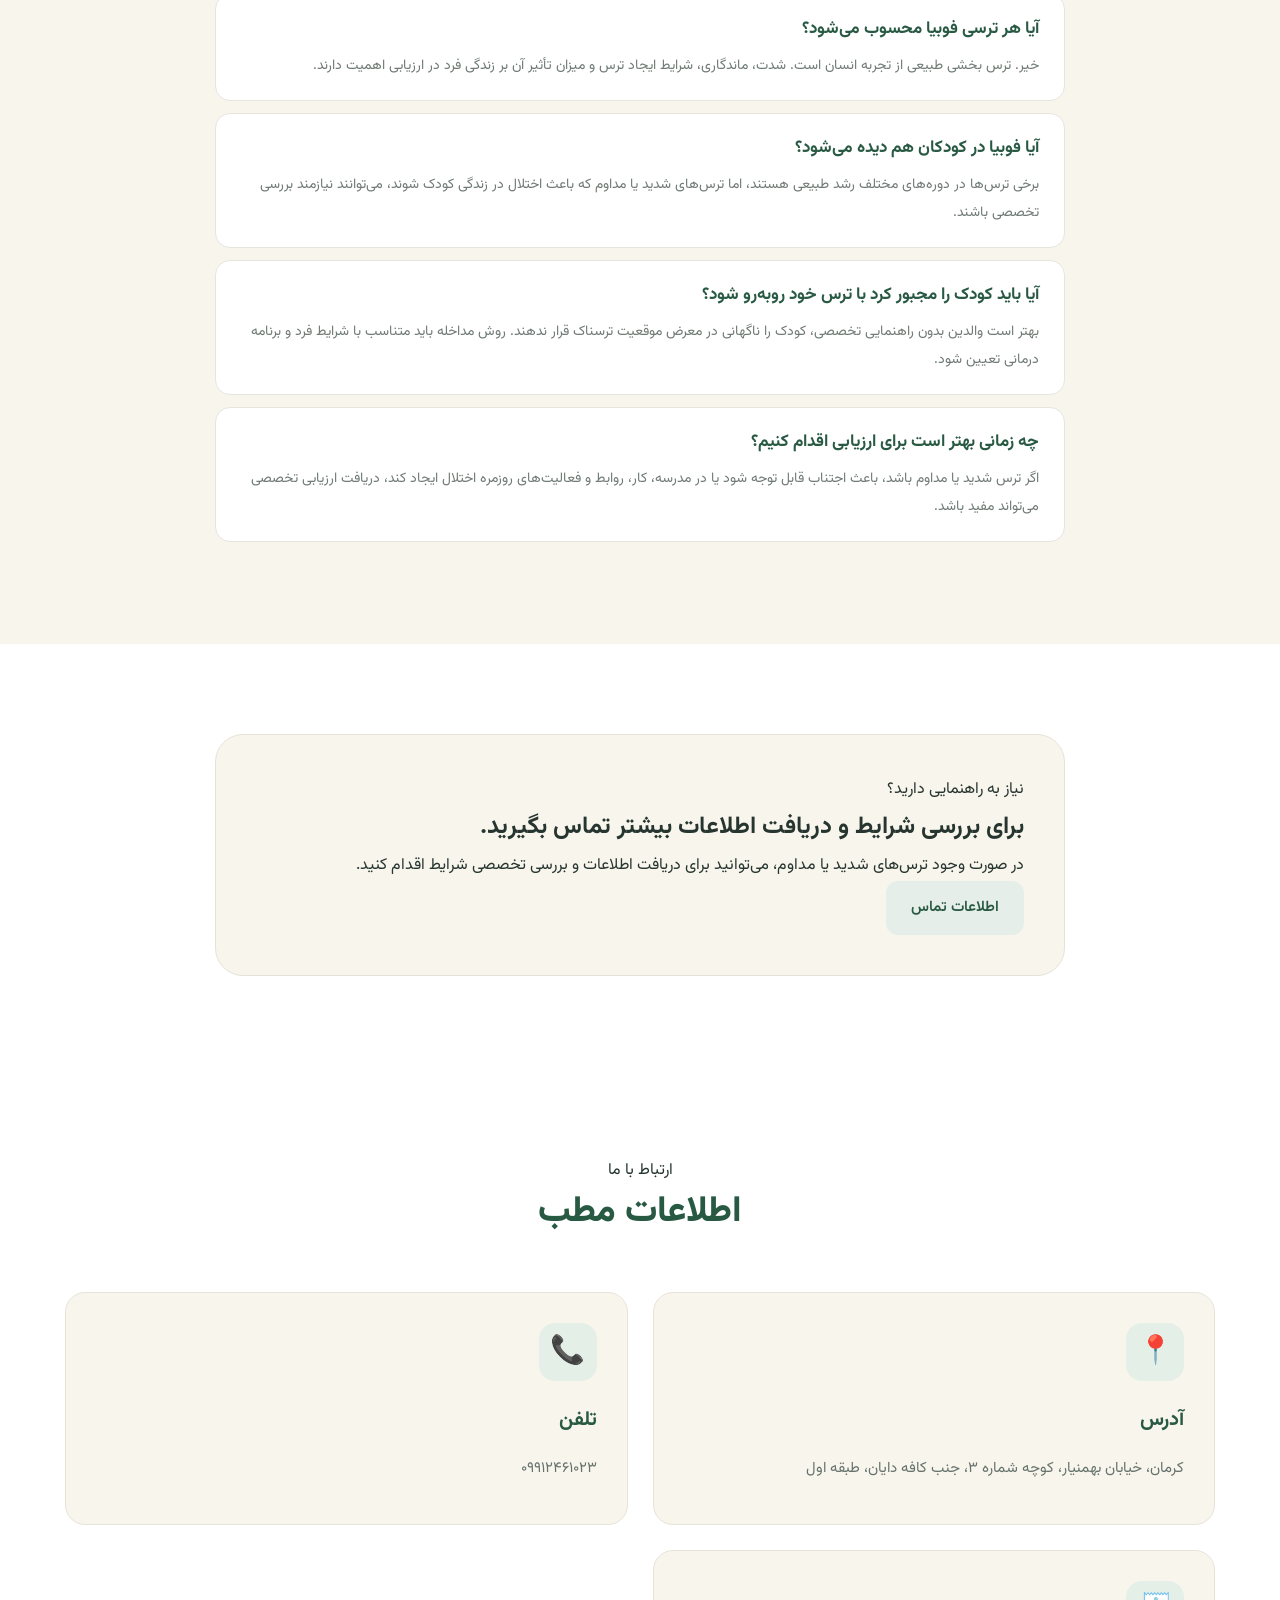
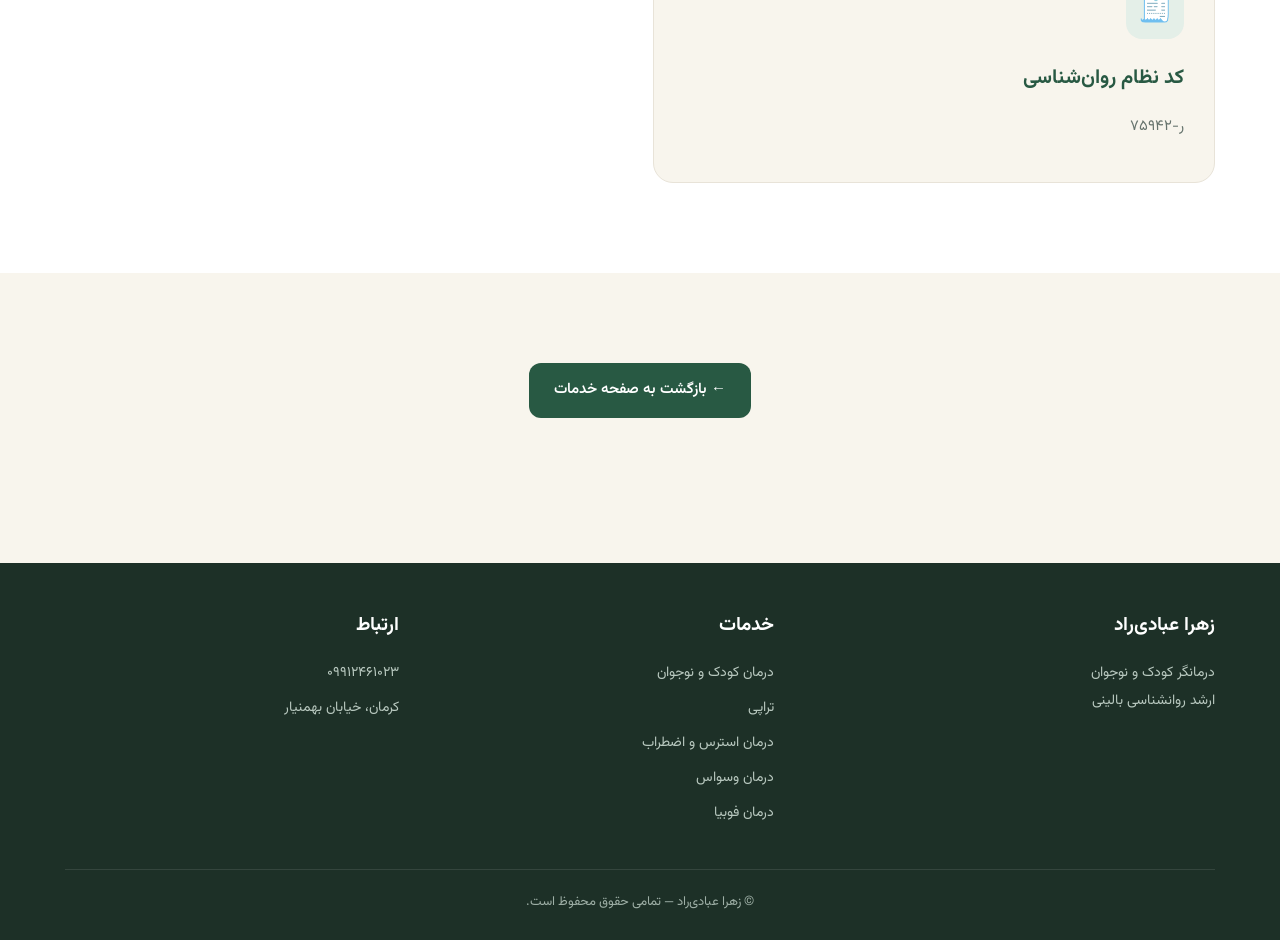
<file: service-phobia.html>
<!DOCTYPE html>
<html lang="fa" dir="rtl">

<head>
    <meta charset="UTF-8">
    <meta name="viewport" content="width=device-width, initial-scale=1.0">

    <title>درمان فوبیا | زهرا عبادی‌راد</title>

    <meta
        name="description"
        content="اطلاعات درباره فوبیا، نشانه‌های احتمالی و روند ارزیابی و درمان فوبیا توسط زهرا عبادی‌راد، درمانگر کودک و نوجوان در کرمان."
    >

    <link rel="stylesheet" href="css/style.css">
</head>

<body>

    <!-- Header -->
    <header class="navbar">
        <div class="container">

            <div class="logo">
                <a href="index.html">زهرا عبادی‌راد</a>
            </div>

            <nav class="nav-links">
                <a href="index.html">خانه</a>
                <a href="services.html">خدمات</a>
                <a href="index.html#about">درباره من</a>
                <a href="index.html#approach">رویکرد درمانی</a>
                <a href="index.html#faq">سؤالات متداول</a>
                <a href="index.html#contact">تماس</a>

                <a href="index.html#booking" class="btn btn-primary">
                    رزرو نوبت
                </a>
            </nav>

        </div>
    </header>


    <!-- Hero -->
    <section class="hero">
        <div class="container hero-content">

            <div class="hero-text">

                <span class="small-title">
                    خدمات تخصصی
                </span>

                <h1>
                    درمان فوبیا
                </h1>

                <p>
                    فوبیا می‌تواند به ترس شدید و پایدار نسبت به یک موقعیت،
                    شیء یا موضوع خاص گفته شود؛ ترسی که ممکن است باعث
                    اجتناب فرد و ایجاد اختلال در فعالیت‌های روزمره شود.
                </p>

                <p>
                    در صورت وجود ترس‌های شدید یا مداوم، بررسی تخصصی
                    می‌تواند به شناخت بهتر شرایط و انتخاب مسیر مناسب
                    برای مداخله کمک کند.
                </p>

                <a href="index.html#booking" class="btn btn-primary">
                    درخواست نوبت
                </a>

            </div>


            <div class="hero-card">

                <div class="hero-placeholder">
                    🌱
                    <br>
                    <span>مواجهه با ترس‌ها</span>
                </div>

            </div>

        </div>
    </section>


    <!-- What is Phobia -->
    <section class="about">

        <div class="container">

            <div class="section-title">

                <span class="small-title">
                    شناخت بهتر فوبیا
                </span>

                <h2>
                    فوبیا چیست؟
                </h2>

                <p>
                    ترس یکی از واکنش‌های طبیعی انسان است؛ اما گاهی شدت
                    یا ماندگاری ترس می‌تواند به اندازه‌ای باشد که فرد
                    را از موقعیت‌های مختلف دور کند یا در زندگی او اختلال
                    ایجاد کند.
                </p>

            </div>


            <div class="about-grid">

                <div class="about-text">

                    <h3>
                        ترس و اجتناب
                    </h3>

                    <p>
                        فرد ممکن است در مواجهه با موضوع ترس خود دچار
                        اضطراب قابل توجه شود و برای جلوگیری از این احساس،
                        از موقعیت یا موضوع مورد نظر دوری کند.
                    </p>

                    <p>
                        این الگوی ترس و اجتناب می‌تواند در برخی افراد
                        به مرور زمان باعث محدود شدن فعالیت‌های روزمره،
                        روابط اجتماعی یا حضور در محیط‌های مختلف شود.
                    </p>

                </div>


                <div class="about-image">

                    <div class="hero-placeholder">
                        🧩
                        <br>
                        <span>شناخت و مدیریت ترس</span>
                    </div>

                </div>

            </div>

        </div>

    </section>


    <!-- Types -->
    <section class="services">

        <div class="container">

            <div class="section-title">

                <span class="small-title">
                    انواع ترس‌های قابل بررسی
                </span>

                <h2>
                    فوبیا ممکن است نسبت به چه چیزهایی باشد؟
                </h2>

                <p>
                    این موارد صرفاً مثال هستند و وجود هر ترس به تنهایی
                    به معنای وجود اختلال فوبیا نیست.
                </p>

            </div>


            <div class="services-grid">

                <div class="service-card">

                    <div class="service-icon">
                        🕷️
                    </div>

                    <h3>
                        ترس از حیوانات
                    </h3>

                    <p>
                        ترس شدید از برخی حیوانات یا حشرات که ممکن است
                        باعث اجتناب از محیط‌ها یا موقعیت‌های خاص شود.
                    </p>

                </div>


                <div class="service-card">

                    <div class="service-icon">
                        ✈️
                    </div>

                    <h3>
                        ترس از پرواز
                    </h3>

                    <p>
                        اضطراب یا ترس قابل توجه هنگام فکر کردن به پرواز
                        یا قرار گرفتن در هواپیما.
                    </p>

                </div>


                <div class="service-card">

                    <div class="service-icon">
                        🏢
                    </div>

                    <h3>
                        ترس از برخی مکان‌ها
                    </h3>

                    <p>
                        ترس شدید در برخی محیط‌ها یا موقعیت‌های مشخص که
                        ممکن است باعث اجتناب فرد از حضور در آن مکان‌ها شود.
                    </p>

                </div>


                <div class="service-card">

                    <div class="service-icon">
                        🩺
                    </div>

                    <h3>
                        ترس از اقدامات پزشکی
                    </h3>

                    <p>
                        ترس یا اضطراب شدید در ارتباط با برخی اقدامات
                        پزشکی، خون، آمپول یا محیط‌های درمانی.
                    </p>

                </div>


                <div class="service-card">

                    <div class="service-icon">
                        🌊
                    </div>

                    <h3>
                        ترس از آب یا ارتفاع
                    </h3>

                    <p>
                        ترس قابل توجه از ارتفاع، آب یا برخی موقعیت‌های
                        مرتبط که ممکن است فعالیت‌های فرد را محدود کند.
                    </p>

                </div>


                <div class="service-card">

                    <div class="service-icon">
                        👥
                    </div>

                    <h3>
                        ترس در موقعیت‌های اجتماعی
                    </h3>

                    <p>
                        اضطراب شدید در برخی موقعیت‌های اجتماعی که ممکن
                        است نیازمند بررسی دقیق‌تر از نظر علت و نوع مشکل باشد.
                    </p>

                </div>

            </div>

        </div>

    </section>


    <!-- Signs -->
    <section class="approach">

        <div class="container">

            <div class="section-title">

                <span class="small-title">
                    نشانه‌های احتمالی
                </span>

                <h2>
                    فوبیا ممکن است چه نشانه‌هایی داشته باشد؟
                </h2>

            </div>


            <div class="approach-grid">

                <div class="approach-card">

                    <span>۱</span>

                    <h3>
                        ترس شدید
                    </h3>

                    <p>
                        مواجهه یا حتی فکر کردن به موضوع خاص ممکن است
                        باعث ایجاد ترس یا اضطراب قابل توجه شود.
                    </p>

                </div>


                <div class="approach-card">

                    <span>۲</span>

                    <h3>
                        اجتناب
                    </h3>

                    <p>
                        فرد ممکن است تلاش کند تا حد امکان از موقعیت،
                        مکان یا موضوع ترسناک دوری کند.
                    </p>

                </div>


                <div class="approach-card">

                    <span>۳</span>

                    <h3>
                        واکنش‌های جسمانی
                    </h3>

                    <p>
                        اضطراب می‌تواند با نشانه‌هایی مانند تپش قلب،
                        لرزش، تعریق یا احساس ناراحتی همراه شود.
                    </p>

                </div>


                <div class="approach-card">

                    <span>۴</span>

                    <h3>
                        محدود شدن فعالیت‌ها
                    </h3>

                    <p>
                        در بعضی موارد، ترس و اجتناب می‌تواند باعث شود
                        فرد از برخی فعالیت‌های معمول خود فاصله بگیرد.
                    </p>

                </div>

            </div>

        </div>

    </section>


    <!-- Treatment -->
    <section class="about">

        <div class="container">

            <div class="section-title">

                <span class="small-title">
                    روند درمان
                </span>

                <h2>
                    درمان فوبیا چگونه بررسی می‌شود؟
                </h2>

                <p>
                    روش مداخله بر اساس سن، نوع ترس، شدت نشانه‌ها و شرایط
                    فرد تعیین می‌شود.
                </p>

            </div>


            <div class="about-grid">

                <div class="about-image">

                    <div class="hero-placeholder">
                        🧠
                        <br>
                        <span>روند درمان</span>
                    </div>

                </div>


                <div class="about-text">

                    <h3>
                        شناخت ترس و الگوهای آن
                    </h3>

                    <p>
                        ابتدا تلاش می‌شود مشخص شود ترس در چه موقعیت‌هایی
                        ایجاد می‌شود، چه افکار و احساساتی همراه آن است و
                        چه تأثیری بر زندگی فرد دارد.
                    </p>

                    <ul class="info-list">

                        <li>
                            بررسی دقیق نشانه‌ها و شرایط فرد
                        </li>

                        <li>
                            شناسایی موقعیت‌های ایجادکننده اضطراب
                        </li>

                        <li>
                            بررسی رفتارهای اجتنابی
                        </li>

                        <li>
                            تعیین اهداف متناسب با شرایط فرد
                        </li>

                        <li>
                            استفاده از روش‌های درمانی متناسب با ارزیابی
                        </li>

                    </ul>

                </div>

            </div>

        </div>

    </section>


    <!-- Children and Teens -->
    <section class="services">

        <div class="container">

            <div class="section-title">

                <span class="small-title">
                    کودکان و نوجوانان
                </span>

                <h2>
                    فوبیا در کودکان و نوجوانان
                </h2>

                <p>
                    ترس‌های کودکان ممکن است با توجه به سن و مرحله رشد
                    متفاوت باشند. در صورتی که ترس شدید، مداوم یا مختل‌کننده
                    باشد، ارزیابی تخصصی می‌تواند به روشن شدن شرایط کمک کند.
                </p>

            </div>


            <div class="services-grid">

                <div class="service-card">

                    <div class="service-icon">
                        🧒
                    </div>

                    <h3>
                        توجه به سن کودک
                    </h3>

                    <p>
                        نوع ترس و واکنش کودک باید با توجه به سن و شرایط
                        رشدی او بررسی شود.
                    </p>

                </div>


                <div class="service-card">

                    <div class="service-icon">
                        🏫
                    </div>

                    <h3>
                        بررسی تأثیر بر مدرسه
                    </h3>

                    <p>
                        بهتر است مشخص شود آیا ترس باعث مشکل در حضور
                        در مدرسه یا فعالیت‌های آموزشی شده است یا خیر.
                    </p>

                </div>


                <div class="service-card">

                    <div class="service-icon">
                        👨‍👩‍👧
                    </div>

                    <h3>
                        همراهی والدین
                    </h3>

                    <p>
                        همکاری والدین می‌تواند در شناخت بهتر شرایط کودک
                        و پیگیری روند درمان نقش داشته باشد.
                    </p>

                </div>

            </div>

        </div>

    </section>


    <!-- FAQ -->
    <section class="faq" id="faq">

        <div class="container">

            <div class="section-title">

                <span class="small-title">
                    پرسش‌های متداول
                </span>

                <h2>
                    سؤالات درباره فوبیا
                </h2>

            </div>


            <div class="faq-list">

                <div class="faq-item">

                    <h3>
                        آیا هر ترسی فوبیا محسوب می‌شود؟
                    </h3>

                    <p>
                        خیر. ترس بخشی طبیعی از تجربه انسان است. شدت،
                        ماندگاری، شرایط ایجاد ترس و میزان تأثیر آن بر
                        زندگی فرد در ارزیابی اهمیت دارند.
                    </p>

                </div>


                <div class="faq-item">

                    <h3>
                        آیا فوبیا در کودکان هم دیده می‌شود؟
                    </h3>

                    <p>
                        برخی ترس‌ها در دوره‌های مختلف رشد طبیعی هستند،
                        اما ترس‌های شدید یا مداوم که باعث اختلال در
                        زندگی کودک شوند، می‌توانند نیازمند بررسی تخصصی باشند.
                    </p>

                </div>


                <div class="faq-item">

                    <h3>
                        آیا باید کودک را مجبور کرد با ترس خود روبه‌رو شود؟
                    </h3>

                    <p>
                        بهتر است والدین بدون راهنمایی تخصصی، کودک را
                        ناگهانی در معرض موقعیت ترسناک قرار ندهند.
                        روش مداخله باید متناسب با شرایط فرد و برنامه
                        درمانی تعیین شود.
                    </p>

                </div>


                <div class="faq-item">

                    <h3>
                        چه زمانی بهتر است برای ارزیابی اقدام کنیم؟
                    </h3>

                    <p>
                        اگر ترس شدید یا مداوم باشد، باعث اجتناب قابل توجه
                        شود یا در مدرسه، کار، روابط و فعالیت‌های روزمره
                        اختلال ایجاد کند، دریافت ارزیابی تخصصی می‌تواند
                        مفید باشد.
                    </p>

                </div>

            </div>

        </div>

    </section>


    <!-- CTA -->
    <section class="booking">

        <div class="container">

            <div class="booking-box">

                <div>

                    <span class="small-title">
                        نیاز به راهنمایی دارید؟
                    </span>

                    <h2>
                        برای بررسی شرایط و دریافت اطلاعات بیشتر تماس بگیرید.
                    </h2>

                    <p>
                        در صورت وجود ترس‌های شدید یا مداوم، می‌توانید
                        برای دریافت اطلاعات و بررسی تخصصی شرایط اقدام کنید.
                    </p>

                </div>


                <a href="index.html#contact" class="btn btn-light">
                    اطلاعات تماس
                </a>

            </div>

        </div>

    </section>


    <!-- Contact -->
    <section class="contact">

        <div class="container">

            <div class="section-title">

                <span class="small-title">
                    ارتباط با ما
                </span>

                <h2>
                    اطلاعات مطب
                </h2>

            </div>


            <div class="contact-grid">

                <div class="contact-card">

                    <div class="service-icon">
                        📍
                    </div>

                    <h3>
                        آدرس
                    </h3>

                    <p>
                        کرمان، خیابان بهمنیار، کوچه شماره ۳،
                        جنب کافه دایان، طبقه اول
                    </p>

                </div>


                <div class="contact-card">

                    <div class="service-icon">
                        📞
                    </div>

                    <h3>
                        تلفن
                    </h3>

                    <p>
                        <a href="tel:09912461023">
                            ۰۹۹۱۲۴۶۱۰۲۳
                        </a>
                    </p>

                </div>


                <div class="contact-card">

                    <div class="service-icon">
                        🧾
                    </div>

                    <h3>
                        کد نظام روان‌شناسی
                    </h3>

                    <p>
                        ر-۷۵۹۴۲
                    </p>

                </div>

            </div>

        </div>

    </section>


    <!-- Back -->
    <section class="about">

        <div class="container">

            <div class="section-title">

                <a href="services.html" class="btn btn-primary">
                    ← بازگشت به صفحه خدمات
                </a>

            </div>

        </div>

    </section>


    <!-- Footer -->
    <footer>

        <div class="container">

            <div class="footer-grid">

                <div class="footer-column">

                    <h3>
                        زهرا عبادی‌راد
                    </h3>

                    <p>
                        درمانگر کودک و نوجوان
                        <br>
                        ارشد روانشناسی بالینی
                    </p>

                </div>


                <div class="footer-column">

                    <h3>
                        خدمات
                    </h3>

                    <a href="service-child.html">
                        درمان کودک و نوجوان
                    </a>

                    <a href="service-therapy.html">
                        تراپی
                    </a>

                    <a href="service-anxiety.html">
                        درمان استرس و اضطراب
                    </a>

                    <a href="service-ocd.html">
                        درمان وسواس
                    </a>

                    <a href="service-phobia.html">
                        درمان فوبیا
                    </a>

                </div>


                <div class="footer-column">

                    <h3>
                        ارتباط
                    </h3>

                    <a href="tel:09912461023">
                        ۰۹۹۱۲۴۶۱۰۲۳
                    </a>

                    <p>
                        کرمان، خیابان بهمنیار
                    </p>

                </div>

            </div>


            <div class="footer-bottom">

                <p>
                    © <span id="current-year"></span>
                    زهرا عبادی‌راد — تمامی حقوق محفوظ است.
                </p>

            </div>

        </div>

    </footer>


    <!-- Floating Call Button -->
    <a
        href="tel:09912461023"
        class="call-button"
        aria-label="تماس با مطب"
    >
        📞
    </a>


    <script src="js/main.js"></script>

</body>

</html>
</file>
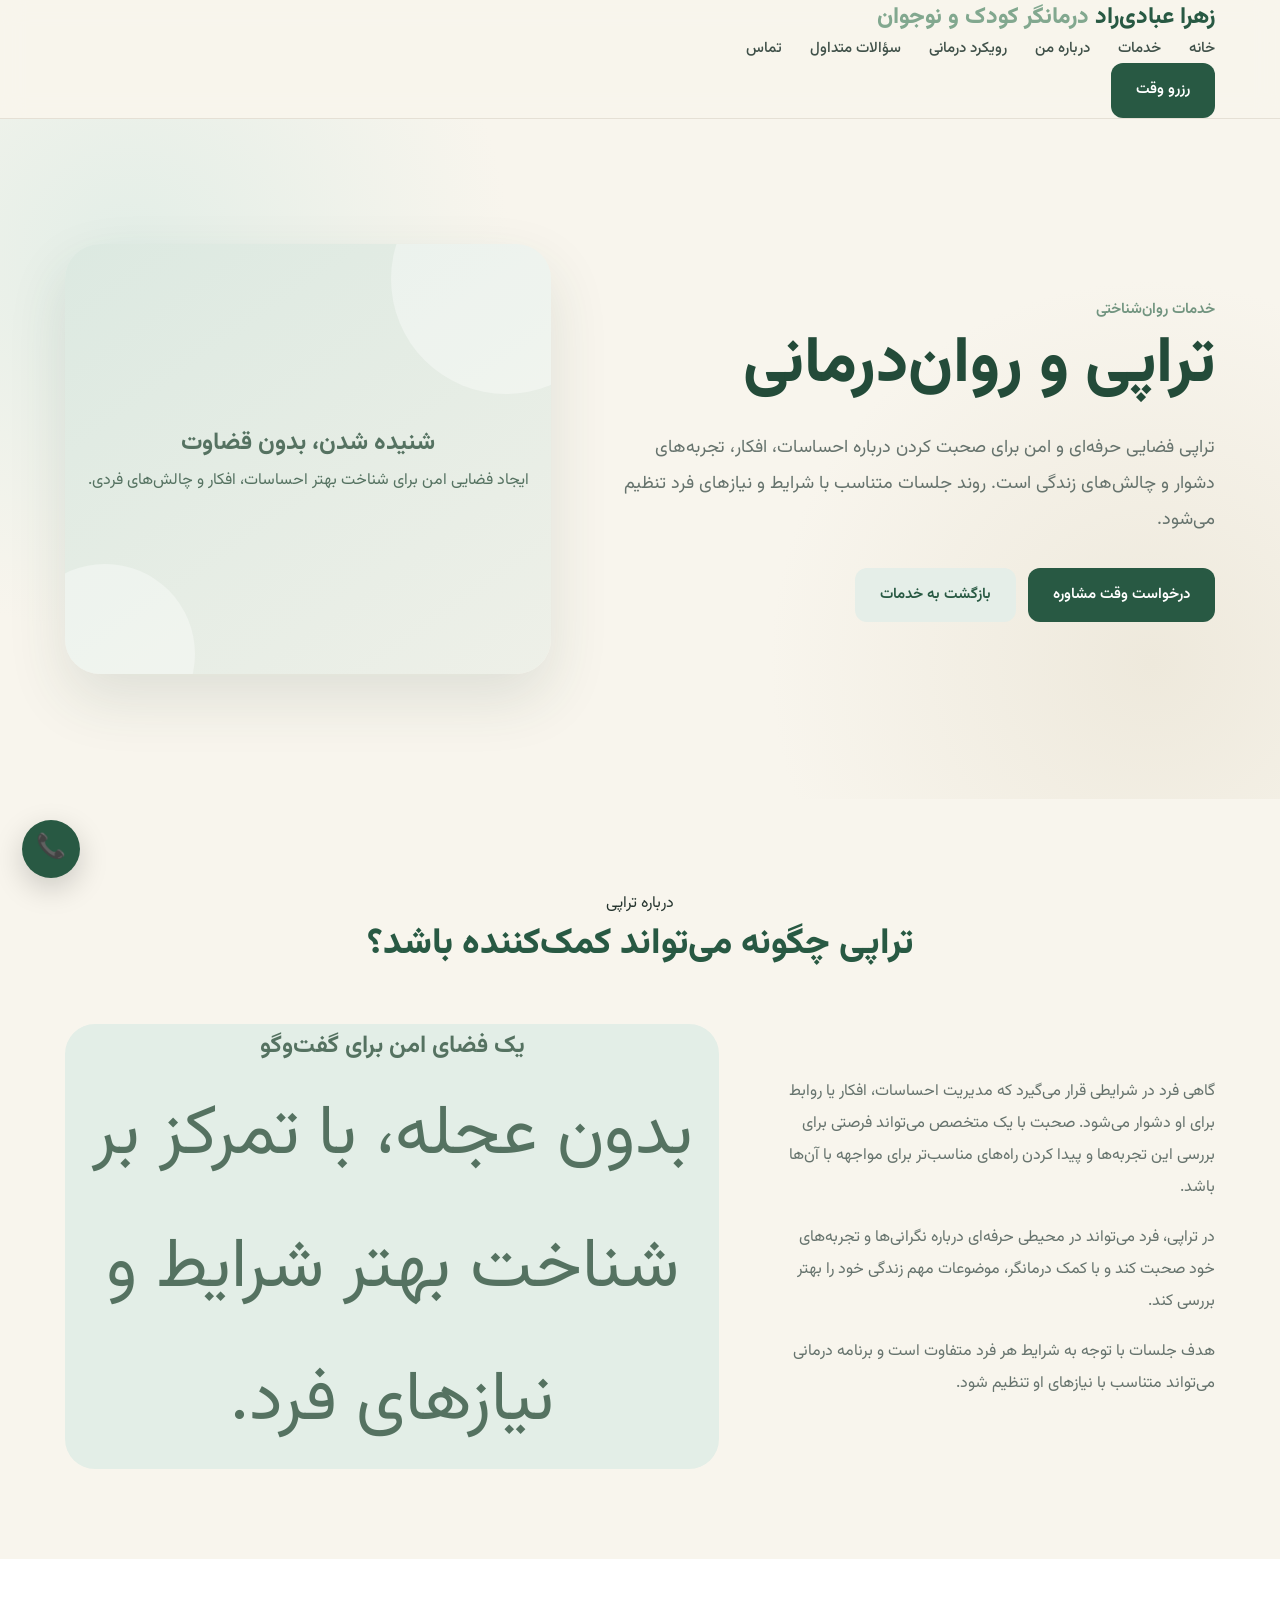
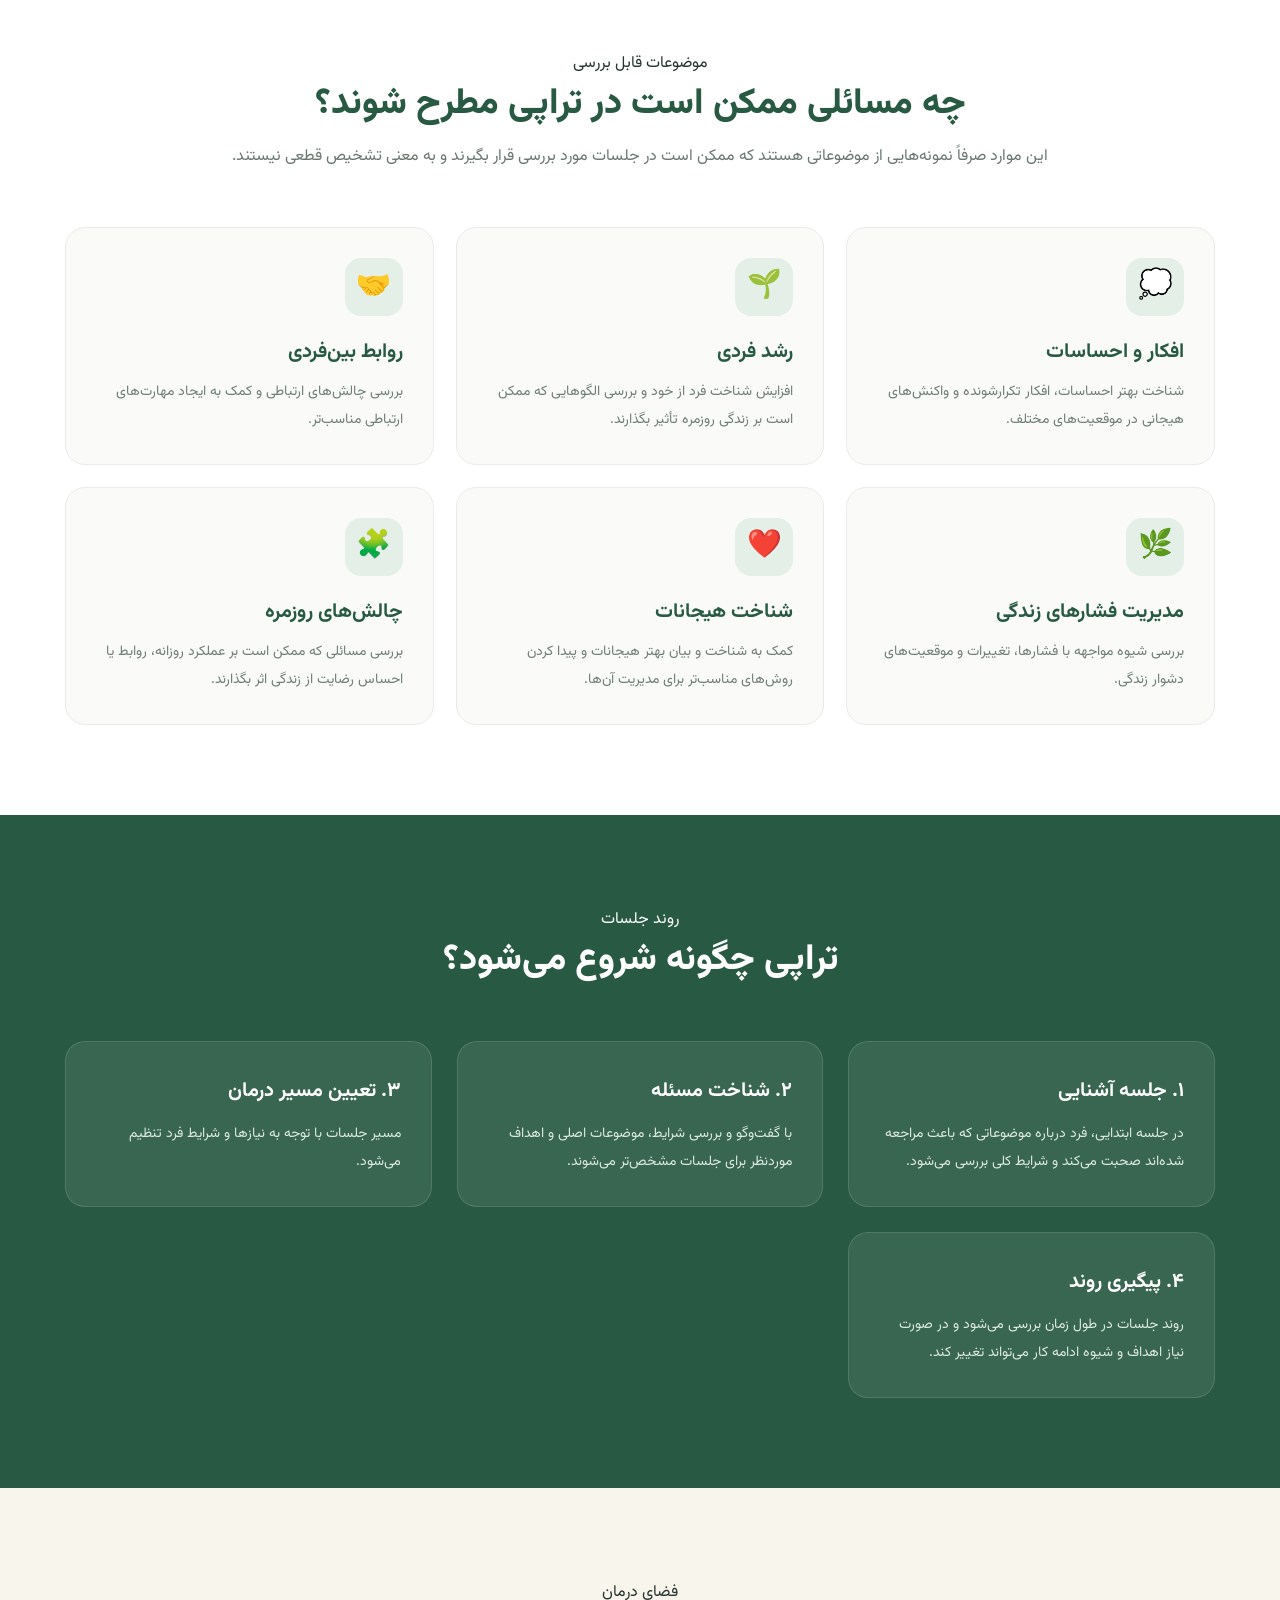
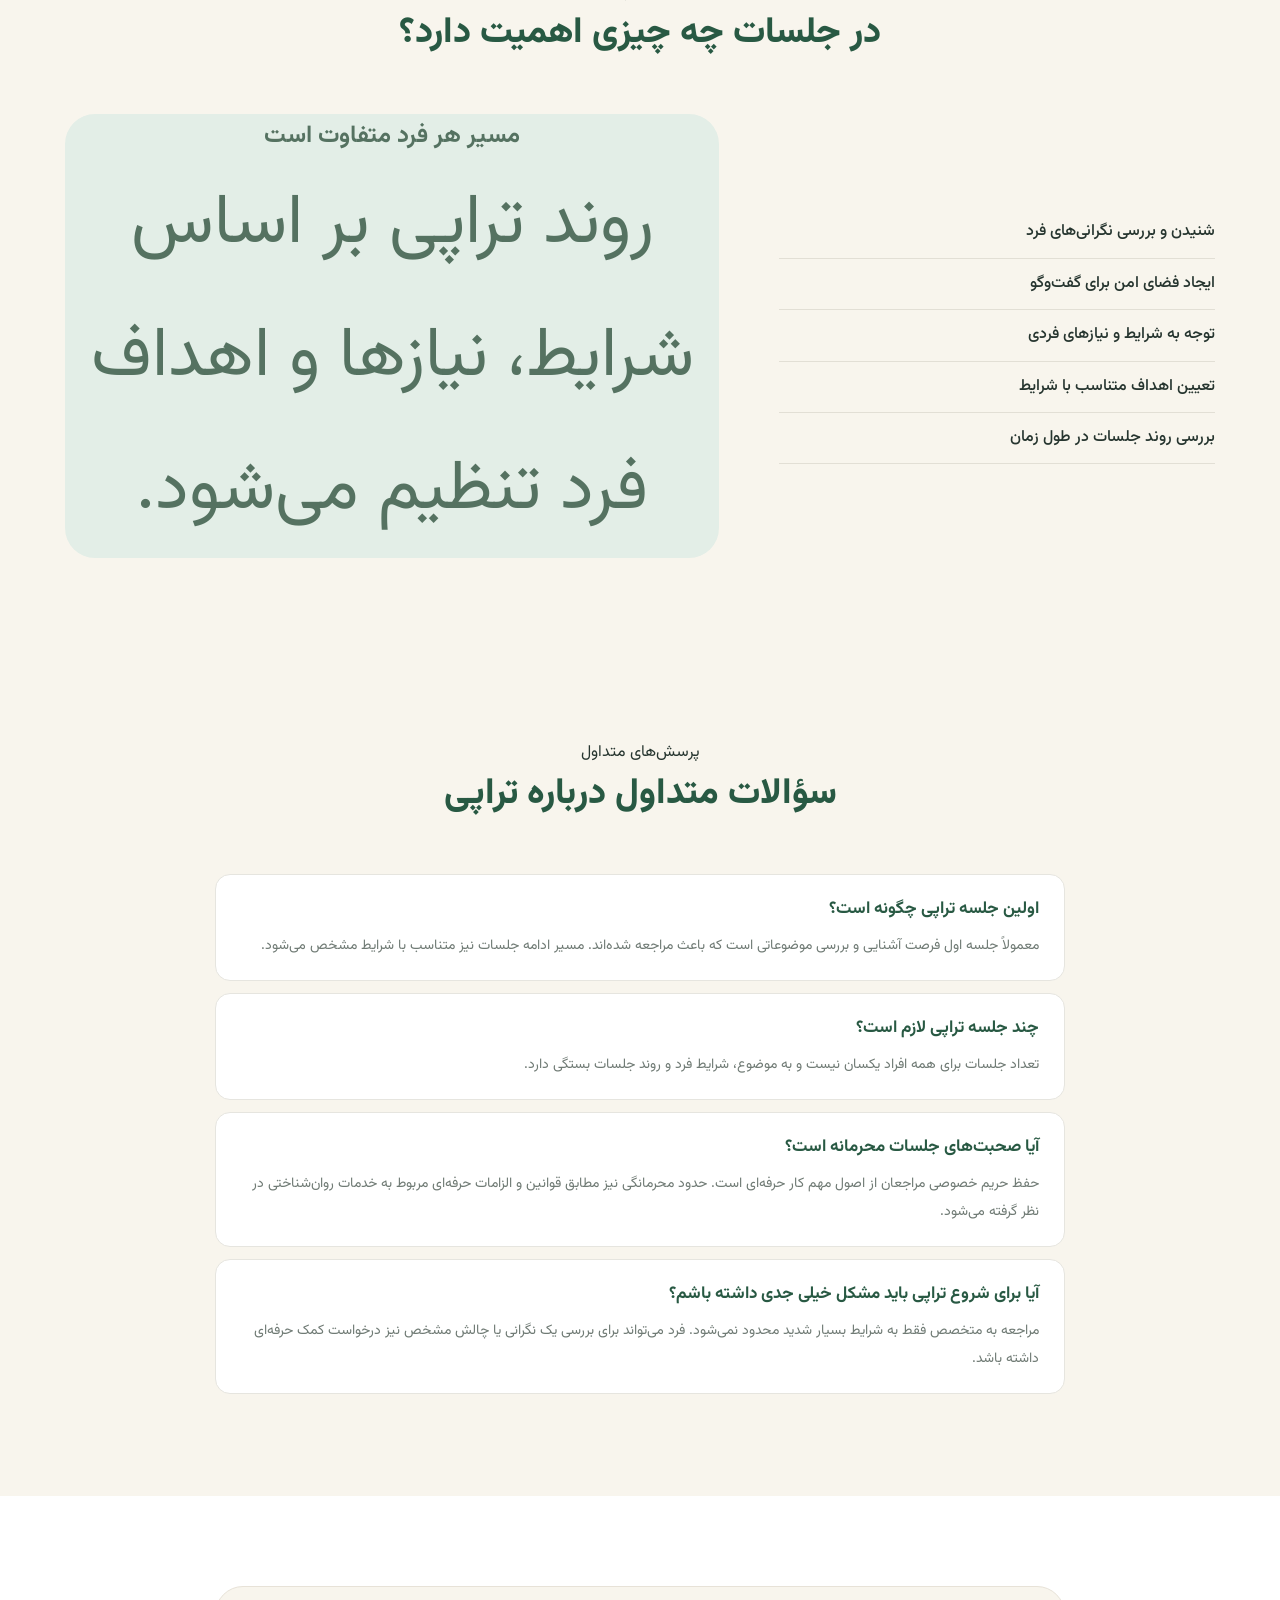
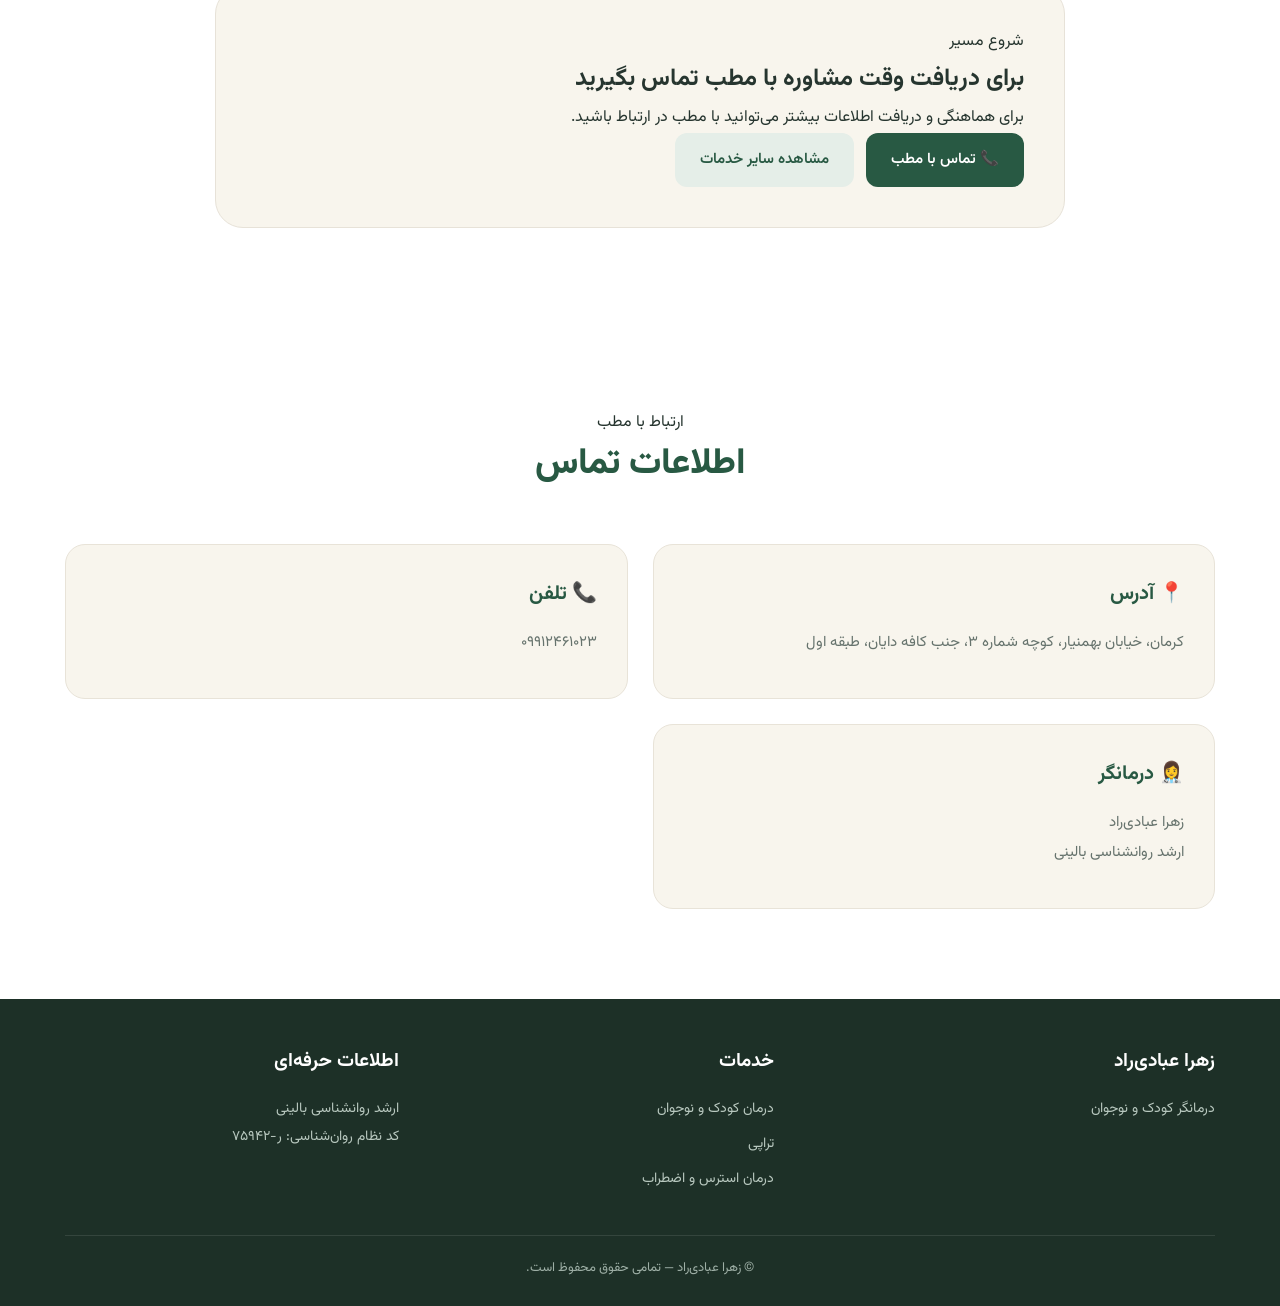
<file: service-therapy.html>
<!DOCTYPE html>
<html lang="fa" dir="rtl">

<head>
    <meta charset="UTF-8">
    <meta name="viewport" content="width=device-width, initial-scale=1.0">

    <title>تراپی | زهرا عبادی‌راد</title>

    <meta name="description"
          content="تراپی و روان‌درمانی توسط زهرا عبادی‌راد، ارشد روانشناسی بالینی در کرمان.">

    <link rel="stylesheet" href="css/style.css">
</head>

<body>

<!-- ================= HEADER ================= -->

<header class="navbar">
    <div class="container">

        <div class="logo">
            زهرا عبادی‌راد
            <span>درمانگر کودک و نوجوان</span>
        </div>

        <nav class="nav-links">
            <a href="index.html">خانه</a>
            <a href="services.html">خدمات</a>
            <a href="index.html#about">درباره من</a>
            <a href="index.html#approach">رویکرد درمانی</a>
            <a href="index.html#faq">سؤالات متداول</a>
            <a href="index.html#contact">تماس</a>
        </nav>

        <a href="index.html#booking" class="btn btn-primary">
            رزرو وقت
        </a>

    </div>
</header>


<!-- ================= HERO ================= -->

<section class="hero">

    <div class="container hero-content">

        <div class="hero-text">

            <span class="small-title">
                خدمات روان‌شناختی
            </span>

            <h1>
                تراپی و روان‌درمانی
            </h1>

            <p>
                تراپی فضایی حرفه‌ای و امن برای صحبت کردن درباره
                احساسات، افکار، تجربه‌های دشوار و چالش‌های زندگی است.
                روند جلسات متناسب با شرایط و نیازهای فرد تنظیم می‌شود.
            </p>

            <div style="display:flex; gap:12px; flex-wrap:wrap;">

                <a href="index.html#booking"
                   class="btn btn-primary">
                    درخواست وقت مشاوره
                </a>

                <a href="services.html"
                   class="btn btn-light">
                    بازگشت به خدمات
                </a>

            </div>

        </div>


        <div class="hero-card">

            <div class="hero-placeholder">

                <h3>
                    شنیده شدن، بدون قضاوت
                </h3>

                <p>
                    ایجاد فضایی امن برای شناخت بهتر احساسات،
                    افکار و چالش‌های فردی.
                </p>

            </div>

        </div>

    </div>

</section>


<!-- ================= INTRODUCTION ================= -->

<section class="about">

    <div class="container">

        <div class="section-title">

            <span class="small-title">
                درباره تراپی
            </span>

            <h2>
                تراپی چگونه می‌تواند کمک‌کننده باشد؟
            </h2>

        </div>


        <div class="about-grid">

            <div class="about-text">

                <p>
                    گاهی فرد در شرایطی قرار می‌گیرد که مدیریت احساسات،
                    افکار یا روابط برای او دشوار می‌شود. صحبت با یک
                    متخصص می‌تواند فرصتی برای بررسی این تجربه‌ها و
                    پیدا کردن راه‌های مناسب‌تر برای مواجهه با آن‌ها باشد.
                </p>

                <p>
                    در تراپی، فرد می‌تواند در محیطی حرفه‌ای درباره
                    نگرانی‌ها و تجربه‌های خود صحبت کند و با کمک درمانگر،
                    موضوعات مهم زندگی خود را بهتر بررسی کند.
                </p>

                <p>
                    هدف جلسات با توجه به شرایط هر فرد متفاوت است و
                    برنامه درمانی می‌تواند متناسب با نیازهای او تنظیم شود.
                </p>

            </div>


            <div class="about-image">

                <div class="hero-placeholder">

                    <h3>
                        یک فضای امن برای گفت‌وگو
                    </h3>

                    <p>
                        بدون عجله، با تمرکز بر شناخت بهتر شرایط
                        و نیازهای فرد.
                    </p>

                </div>

            </div>

        </div>

    </div>

</section>


<!-- ================= TOPICS ================= -->

<section class="services">

    <div class="container">

        <div class="section-title">

            <span class="small-title">
                موضوعات قابل بررسی
            </span>

            <h2>
                چه مسائلی ممکن است در تراپی مطرح شوند؟
            </h2>

            <p>
                این موارد صرفاً نمونه‌هایی از موضوعاتی هستند که ممکن است
                در جلسات مورد بررسی قرار بگیرند و به معنی تشخیص قطعی نیستند.
            </p>

        </div>


        <div class="services-grid">


            <div class="service-card">

                <div class="service-icon">
                    💭
                </div>

                <h3>
                    افکار و احساسات
                </h3>

                <p>
                    شناخت بهتر احساسات، افکار تکرارشونده و واکنش‌های
                    هیجانی در موقعیت‌های مختلف.
                </p>

            </div>


            <div class="service-card">

                <div class="service-icon">
                    🌱
                </div>

                <h3>
                    رشد فردی
                </h3>

                <p>
                    افزایش شناخت فرد از خود و بررسی الگوهایی که
                    ممکن است بر زندگی روزمره تأثیر بگذارند.
                </p>

            </div>


            <div class="service-card">

                <div class="service-icon">
                    🤝
                </div>

                <h3>
                    روابط بین‌فردی
                </h3>

                <p>
                    بررسی چالش‌های ارتباطی و کمک به ایجاد
                    مهارت‌های ارتباطی مناسب‌تر.
                </p>

            </div>


            <div class="service-card">

                <div class="service-icon">
                    🌿
                </div>

                <h3>
                    مدیریت فشارهای زندگی
                </h3>

                <p>
                    بررسی شیوه مواجهه با فشارها، تغییرات و
                    موقعیت‌های دشوار زندگی.
                </p>

            </div>


            <div class="service-card">

                <div class="service-icon">
                    ❤️
                </div>

                <h3>
                    شناخت هیجانات
                </h3>

                <p>
                    کمک به شناخت و بیان بهتر هیجانات و پیدا کردن
                    روش‌های مناسب‌تر برای مدیریت آن‌ها.
                </p>

            </div>


            <div class="service-card">

                <div class="service-icon">
                    🧩
                </div>

                <h3>
                    چالش‌های روزمره
                </h3>

                <p>
                    بررسی مسائلی که ممکن است بر عملکرد روزانه،
                    روابط یا احساس رضایت از زندگی اثر بگذارند.
                </p>

            </div>

        </div>

    </div>

</section>


<!-- ================= PROCESS ================= -->

<section class="approach">

    <div class="container">

        <div class="section-title">

            <span class="small-title">
                روند جلسات
            </span>

            <h2>
                تراپی چگونه شروع می‌شود؟
            </h2>

        </div>


        <div class="approach-grid">


            <div class="approach-card">

                <h3>
                    ۱. جلسه آشنایی
                </h3>

                <p>
                    در جلسه ابتدایی، فرد درباره موضوعاتی که باعث
                    مراجعه شده‌اند صحبت می‌کند و شرایط کلی بررسی می‌شود.
                </p>

            </div>


            <div class="approach-card">

                <h3>
                    ۲. شناخت مسئله
                </h3>

                <p>
                    با گفت‌وگو و بررسی شرایط، موضوعات اصلی و اهداف
                    موردنظر برای جلسات مشخص‌تر می‌شوند.
                </p>

            </div>


            <div class="approach-card">

                <h3>
                    ۳. تعیین مسیر درمان
                </h3>

                <p>
                    مسیر جلسات با توجه به نیازها و شرایط فرد
                    تنظیم می‌شود.
                </p>

            </div>


            <div class="approach-card">

                <h3>
                    ۴. پیگیری روند
                </h3>

                <p>
                    روند جلسات در طول زمان بررسی می‌شود و در صورت نیاز
                    اهداف و شیوه ادامه کار می‌تواند تغییر کند.
                </p>

            </div>

        </div>

    </div>

</section>


<!-- ================= BENEFITS ================= -->

<section class="about">

    <div class="container">

        <div class="section-title">

            <span class="small-title">
                فضای درمان
            </span>

            <h2>
                در جلسات چه چیزی اهمیت دارد؟
            </h2>

        </div>


        <div class="about-grid">

            <div class="about-text">

                <ul class="info-list">

                    <li>
                        شنیدن و بررسی نگرانی‌های فرد
                    </li>

                    <li>
                        ایجاد فضای امن برای گفت‌وگو
                    </li>

                    <li>
                        توجه به شرایط و نیازهای فردی
                    </li>

                    <li>
                        تعیین اهداف متناسب با شرایط
                    </li>

                    <li>
                        بررسی روند جلسات در طول زمان
                    </li>

                </ul>

            </div>


            <div class="about-image">

                <div class="hero-placeholder">

                    <h3>
                        مسیر هر فرد متفاوت است
                    </h3>

                    <p>
                        روند تراپی بر اساس شرایط، نیازها و
                        اهداف فرد تنظیم می‌شود.
                    </p>

                </div>

            </div>

        </div>

    </div>

</section>


<!-- ================= FAQ ================= -->

<section class="faq">

    <div class="container">

        <div class="section-title">

            <span class="small-title">
                پرسش‌های متداول
            </span>

            <h2>
                سؤالات متداول درباره تراپی
            </h2>

        </div>


        <div class="faq-list">


            <div class="faq-item">

                <h3>
                    اولین جلسه تراپی چگونه است؟
                </h3>

                <p>
                    معمولاً جلسه اول فرصت آشنایی و بررسی موضوعاتی است
                    که باعث مراجعه شده‌اند. مسیر ادامه جلسات نیز
                    متناسب با شرایط مشخص می‌شود.
                </p>

            </div>


            <div class="faq-item">

                <h3>
                    چند جلسه تراپی لازم است؟
                </h3>

                <p>
                    تعداد جلسات برای همه افراد یکسان نیست و به موضوع،
                    شرایط فرد و روند جلسات بستگی دارد.
                </p>

            </div>


            <div class="faq-item">

                <h3>
                    آیا صحبت‌های جلسات محرمانه است؟
                </h3>

                <p>
                    حفظ حریم خصوصی مراجعان از اصول مهم کار حرفه‌ای است.
                    حدود محرمانگی نیز مطابق قوانین و الزامات حرفه‌ای
                    مربوط به خدمات روان‌شناختی در نظر گرفته می‌شود.
                </p>

            </div>


            <div class="faq-item">

                <h3>
                    آیا برای شروع تراپی باید مشکل خیلی جدی داشته باشم؟
                </h3>

                <p>
                    مراجعه به متخصص فقط به شرایط بسیار شدید محدود نمی‌شود.
                    فرد می‌تواند برای بررسی یک نگرانی یا چالش مشخص نیز
                    درخواست کمک حرفه‌ای داشته باشد.
                </p>

            </div>

        </div>

    </div>

</section>


<!-- ================= CTA ================= -->

<section class="booking">

    <div class="container">

        <div class="booking-box">

            <div>

                <span class="small-title">
                    شروع مسیر
                </span>

                <h2>
                    برای دریافت وقت مشاوره با مطب تماس بگیرید
                </h2>

                <p>
                    برای هماهنگی و دریافت اطلاعات بیشتر می‌توانید
                    با مطب در ارتباط باشید.
                </p>

            </div>


            <div style="display:flex; gap:12px; flex-wrap:wrap;">

                <a href="tel:09912461023"
                   class="btn btn-primary">
                    📞 تماس با مطب
                </a>

                <a href="services.html"
                   class="btn btn-light">
                    مشاهده سایر خدمات
                </a>

            </div>

        </div>

    </div>

</section>


<!-- ================= CONTACT ================= -->

<section class="contact">

    <div class="container">

        <div class="section-title">

            <span class="small-title">
                ارتباط با مطب
            </span>

            <h2>
                اطلاعات تماس
            </h2>

        </div>


        <div class="contact-grid">


            <div class="contact-card">

                <h3>
                    📍 آدرس
                </h3>

                <p>
                    کرمان، خیابان بهمنیار،
                    کوچه شماره ۳،
                    جنب کافه دایان،
                    طبقه اول
                </p>

            </div>


            <div class="contact-card">

                <h3>
                    📞 تلفن
                </h3>

                <p>
                    <a href="tel:09912461023">
                        ۰۹۹۱۲۴۶۱۰۲۳
                    </a>
                </p>

            </div>


            <div class="contact-card">

                <h3>
                    👩‍⚕️ درمانگر
                </h3>

                <p>
                    زهرا عبادی‌راد
                    <br>
                    ارشد روانشناسی بالینی
                </p>

            </div>

        </div>

    </div>

</section>


<!-- ================= FOOTER ================= -->

<footer>

    <div class="container">

        <div class="footer-grid">


            <div class="footer-column">

                <h3>
                    زهرا عبادی‌راد
                </h3>

                <p>
                    درمانگر کودک و نوجوان
                </p>

            </div>


            <div class="footer-column">

                <h3>
                    خدمات
                </h3>

                <a href="service-child.html">
                    درمان کودک و نوجوان
                </a>

                <a href="service-therapy.html">
                    تراپی
                </a>

                <a href="service-anxiety.html">
                    درمان استرس و اضطراب
                </a>

            </div>


            <div class="footer-column">

                <h3>
                    اطلاعات حرفه‌ای
                </h3>

                <p>
                    ارشد روانشناسی بالینی
                </p>

                <p>
                    کد نظام روان‌شناسی: ر-۷۵۹۴۲
                </p>

            </div>

        </div>


        <div class="footer-bottom">

            <p>
                © <span id="current-year"></span>
                زهرا عبادی‌راد — تمامی حقوق محفوظ است.
            </p>

        </div>

    </div>

</footer>


<!-- ================= FLOATING CALL ================= -->

<a href="tel:09912461023"
   class="call-button"
   aria-label="تماس با مطب">
    📞
</a>


<script src="js/main.js"></script>

</body>
</html>
</file>
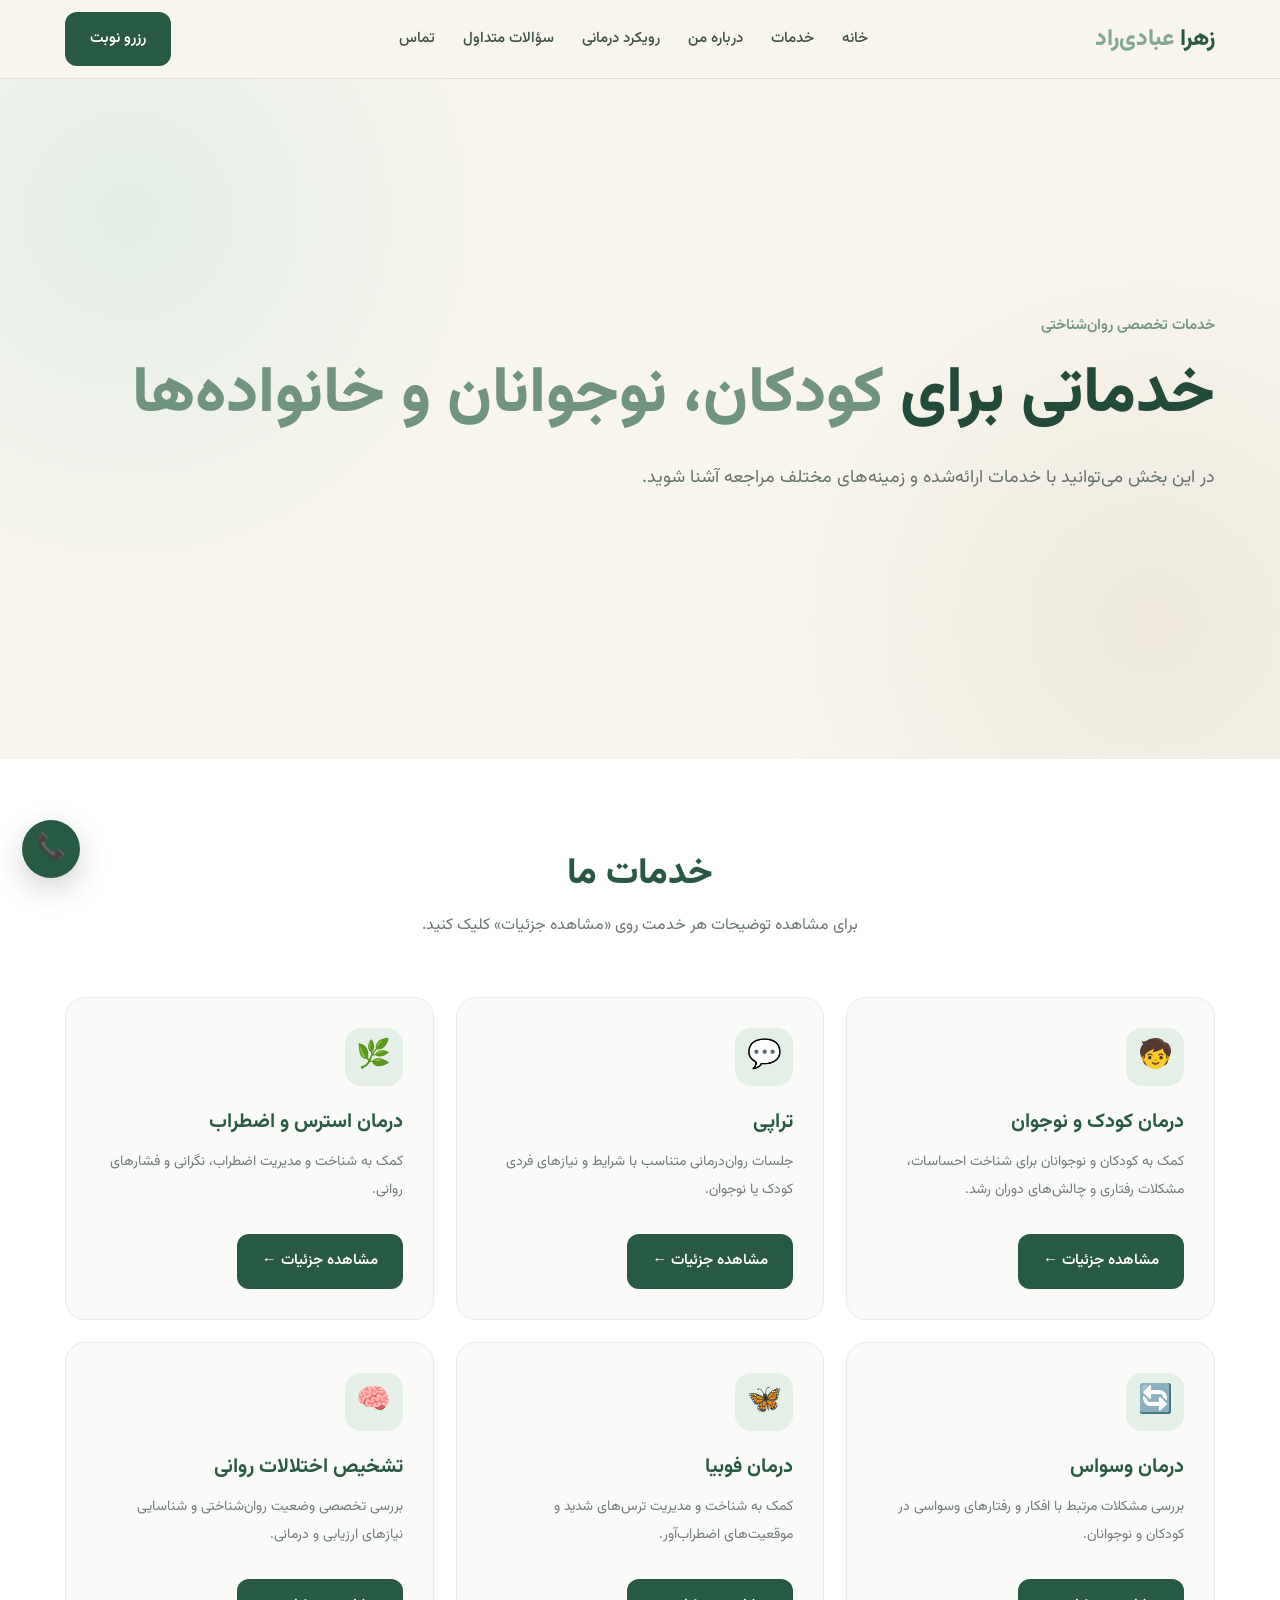
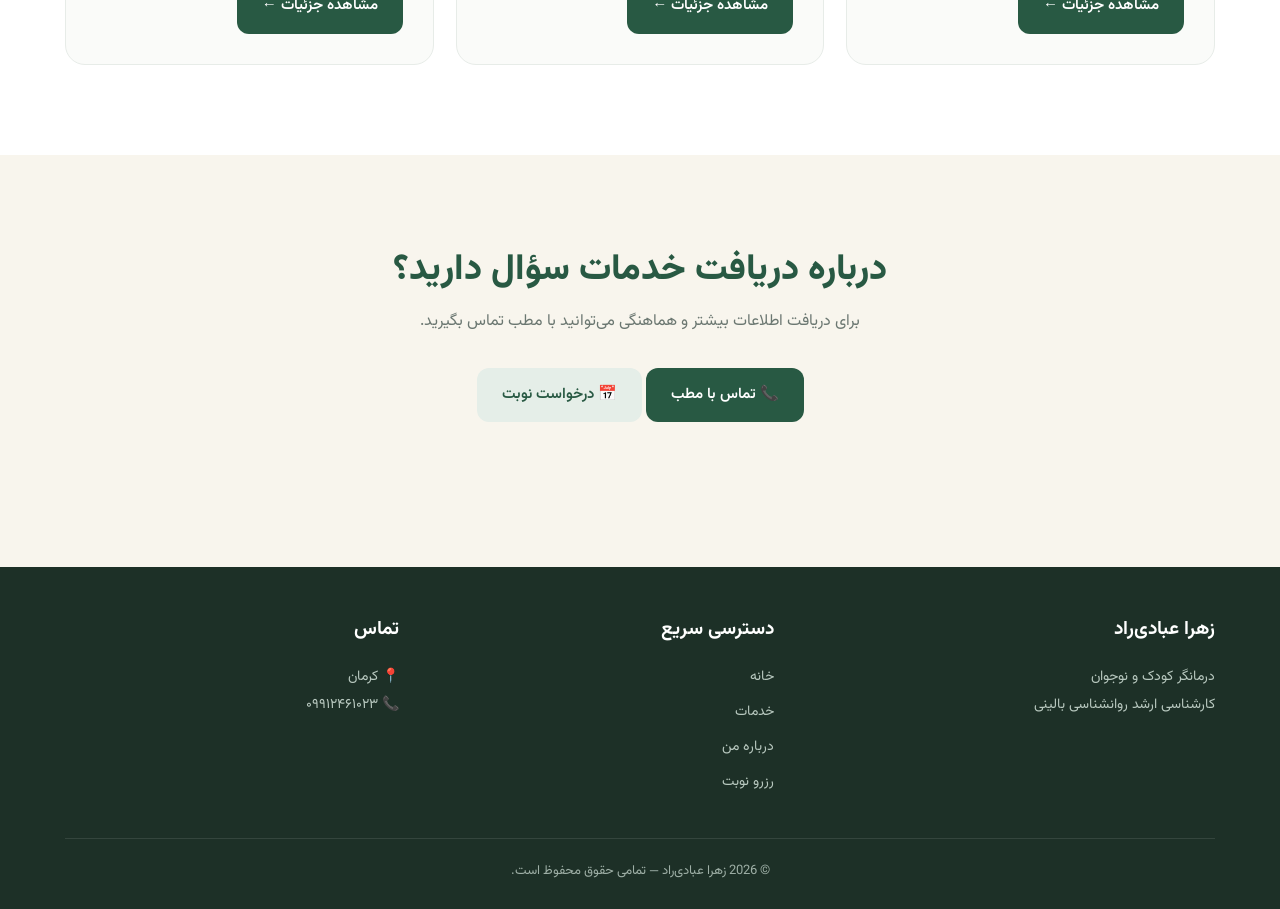
<file: services.html>
<!DOCTYPE html>
<html lang="fa" dir="rtl">

<head>
    <meta charset="UTF-8">
    <meta name="viewport" content="width=device-width, initial-scale=1.0">

    <title>خدمات تخصصی | زهرا عبادی‌راد</title>

    <meta name="description"
        content="خدمات روان‌شناختی کودک و نوجوان، درمان اضطراب، وسواس، فوبیا و ارزیابی روان‌شناختی.">

    <link rel="stylesheet" href="css/style.css">
</head>

<body>

    <!-- HEADER -->

    <header>
        <div class="container navbar">

            <a href="index.html" class="logo">
                زهرا <span>عبادی‌راد</span>
            </a>

            <nav>
                <ul class="nav-links">
                    <li><a href="index.html">خانه</a></li>
                    <li><a href="services.html">خدمات</a></li>
                    <li><a href="about.html">درباره من</a></li>
                    <li><a href="index.html#approach">رویکرد درمانی</a></li>
                    <li><a href="index.html#faq">سؤالات متداول</a></li>
                    <li><a href="index.html#contact">تماس</a></li>
                </ul>
            </nav>

            <a href="index.html#booking" class="btn btn-primary">
                رزرو نوبت
            </a>

        </div>
    </header>


    <!-- PAGE HERO -->

    <section class="hero">

        <div class="container">

            <div class="hero-text">

                <div class="small-title">
                    خدمات تخصصی روان‌شناختی
                </div>

                <h1>
                    خدماتی برای
                    <span>کودکان، نوجوانان و خانواده‌ها</span>
                </h1>

                <p>
                    در این بخش می‌توانید با خدمات ارائه‌شده و زمینه‌های
                    مختلف مراجعه آشنا شوید.
                </p>

            </div>

        </div>

    </section>


    <!-- SERVICES -->

    <section class="services">

        <div class="container">

            <div class="section-title">

                <h2>
                    خدمات ما
                </h2>

                <p>
                    برای مشاهده توضیحات هر خدمت روی «مشاهده جزئیات» کلیک کنید.
                </p>

            </div>


            <div class="services-grid">


                <!-- SERVICE 1 -->

                <div class="service-card">

                    <div class="service-icon">
                        🧒
                    </div>

                    <h3>
                        درمان کودک و نوجوان
                    </h3>

                    <p>
                        کمک به کودکان و نوجوانان برای شناخت احساسات،
                        مشکلات رفتاری و چالش‌های دوران رشد.
                    </p>

                    <br>

                    <a href="service-child.html" class="btn btn-primary">
                        مشاهده جزئیات ←
                    </a>

                </div>


                <!-- SERVICE 2 -->

                <div class="service-card">

                    <div class="service-icon">
                        💬
                    </div>

                    <h3>
                        تراپی
                    </h3>

                    <p>
                        جلسات روان‌درمانی متناسب با شرایط و نیازهای
                        فردی کودک یا نوجوان.
                    </p>

                    <br>

                    <a href="service-therapy.html" class="btn btn-primary">
                        مشاهده جزئیات ←
                    </a>

                </div>


                <!-- SERVICE 3 -->

                <div class="service-card">

                    <div class="service-icon">
                        🌿
                    </div>

                    <h3>
                        درمان استرس و اضطراب
                    </h3>

                    <p>
                        کمک به شناخت و مدیریت اضطراب، نگرانی و
                        فشارهای روانی.
                    </p>

                    <br>

                    <a href="service-anxiety.html" class="btn btn-primary">
                        مشاهده جزئیات ←
                    </a>

                </div>


                <!-- SERVICE 4 -->

                <div class="service-card">

                    <div class="service-icon">
                        🔄
                    </div>

                    <h3>
                        درمان وسواس
                    </h3>

                    <p>
                        بررسی مشکلات مرتبط با افکار و رفتارهای
                        وسواسی در کودکان و نوجوانان.
                    </p>

                    <br>

                    <a href="service-ocd.html" class="btn btn-primary">
                        مشاهده جزئیات ←
                    </a>

                </div>


                <!-- SERVICE 5 -->

                <div class="service-card">

                    <div class="service-icon">
                        🦋
                    </div>

                    <h3>
                        درمان فوبیا
                    </h3>

                    <p>
                        کمک به شناخت و مدیریت ترس‌های شدید و
                        موقعیت‌های اضطراب‌آور.
                    </p>

                    <br>

                    <a href="service-phobia.html" class="btn btn-primary">
                        مشاهده جزئیات ←
                    </a>

                </div>


                <!-- SERVICE 6 -->

                <div class="service-card">

                    <div class="service-icon">
                        🧠
                    </div>

                    <h3>
                        تشخیص اختلالات روانی
                    </h3>

                    <p>
                        بررسی تخصصی وضعیت روان‌شناختی و شناسایی
                        نیازهای ارزیابی و درمانی.
                    </p>

                    <br>

                    <a href="service-assessment.html" class="btn btn-primary">
                        مشاهده جزئیات ←
                    </a>

                </div>


            </div>

        </div>

    </section>


    <!-- CALL TO ACTION -->

    <section class="about">

        <div class="container">

            <div class="section-title">

                <h2>
                    درباره دریافت خدمات سؤال دارید؟
                </h2>

                <p>
                    برای دریافت اطلاعات بیشتر و هماهنگی می‌توانید
                    با مطب تماس بگیرید.
                </p>

                <br>

                <a href="tel:09912461023" class="btn btn-primary">
                    📞 تماس با مطب
                </a>

                <a href="index.html#booking" class="btn btn-light">
                    📅 درخواست نوبت
                </a>

            </div>

        </div>

    </section>


    <!-- FOOTER -->

    <footer>

        <div class="container">

            <div class="footer-grid">


                <div class="footer-column">

                    <h3>
                        زهرا عبادی‌راد
                    </h3>

                    <p>
                        درمانگر کودک و نوجوان
                        <br>
                        کارشناسی ارشد روانشناسی بالینی
                    </p>

                </div>


                <div class="footer-column">

                    <h3>
                        دسترسی سریع
                    </h3>

                    <a href="index.html">
                        خانه
                    </a>

                    <a href="services.html">
                        خدمات
                    </a>

                    <a href="about.html">
                        درباره من
                    </a>

                    <a href="index.html#booking">
                        رزرو نوبت
                    </a>

                </div>


                <div class="footer-column">

                    <h3>
                        تماس
                    </h3>

                    <p>
                        📍 کرمان
                    </p>

                    <p>
                        📞 ۰۹۹۱۲۴۶۱۰۲۳
                    </p>

                </div>


            </div>


            <div class="footer-bottom">

                © <span id="currentYear"></span>
                زهرا عبادی‌راد — تمامی حقوق محفوظ است.

            </div>


        </div>

    </footer>


    <!-- FLOATING CALL -->

    <a
        href="tel:09912461023"
        class="call-button"
        aria-label="تماس با مطب">

        📞

    </a>


    <script src="js/main.js"></script>

</body>

</html>
</file>
<file: css/style.css>
/* =========================================
   Zahra Clinic - Main Styles
   ========================================= */

/* ---------- Font ---------- */

@import url('https://fonts.googleapis.com/css2?family=Vazirmatn:wght@400;500;600;700;800&display=swap');

* {
    margin: 0;
    padding: 0;
    box-sizing: border-box;
}

html {
    scroll-behavior: smooth;
}

body {
    direction: rtl;
    font-family: 'Vazirmatn', Tahoma, Arial, sans-serif;
    background: #f8f5ed;
    color: #26352f;
    line-height: 1.9;
    font-weight: 400;
}

/* ---------- General ---------- */

a {
    text-decoration: none;
    color: inherit;
}

button,
input,
select,
textarea {
    font-family: inherit;
}

.container {
    width: min(1150px, 92%);
    margin: auto;
}

section {
    padding: 90px 0;
}

.section-title {
    text-align: center;
    margin-bottom: 55px;
}

.section-title h2 {
    font-size: 36px;
    font-weight: 800;
    color: #285943;
    margin-bottom: 12px;
    line-height: 1.4;
}

.section-title p {
    color: #6b7771;
    font-size: 16px;
    font-weight: 400;
}

/* ---------- Header ---------- */

header {
    position: sticky;
    top: 0;
    z-index: 1000;
    background: rgba(248, 245, 237, 0.95);
    backdrop-filter: blur(12px);
    border-bottom: 1px solid #e5e0d5;
}

.navbar {
    min-height: 78px;
    display: flex;
    align-items: center;
    justify-content: space-between;
    gap: 30px;
}

.logo {
    font-size: 23px;
    font-weight: 800;
    color: #285943;
    white-space: nowrap;
    line-height: 1.5;
}

.logo span {
    color: #82a88f;
}

.nav-links {
    display: flex;
    align-items: center;
    gap: 28px;
    list-style: none;
}

.nav-links a {
    color: #405149;
    font-size: 15px;
    font-weight: 500;
    transition: 0.25s;
}

.nav-links a:hover {
    color: #285943;
}

/* ---------- Buttons ---------- */

.btn {
    display: inline-flex;
    align-items: center;
    justify-content: center;
    padding: 13px 25px;
    border-radius: 12px;
    border: none;
    cursor: pointer;
    font-size: 15px;
    font-weight: 600;
    transition: 0.25s;
}

.btn-primary {
    background: #285943;
    color: white;
}

.btn-primary:hover {
    background: #1e4533;
    transform: translateY(-2px);
}

.btn-light {
    background: #e5eee8;
    color: #285943;
}

.btn-light:hover {
    background: #d5e4db;
}

/* ---------- Hero ---------- */

.hero {
    min-height: 680px;
    display: flex;
    align-items: center;
    background:
        radial-gradient(circle at 10% 20%, #e3eee7 0, transparent 30%),
        radial-gradient(circle at 90% 80%, #eee9dc 0, transparent 30%),
        #f8f5ed;
}

.hero-content {
    display: grid;
    grid-template-columns: 1.1fr 0.9fr;
    align-items: center;
    gap: 70px;
}

.hero-text .small-title {
    color: #71947f;
    font-size: 15px;
    font-weight: 600;
    margin-bottom: 15px;
}

.hero-text h1 {
    font-size: clamp(38px, 5vw, 65px);
    line-height: 1.25;
    font-weight: 800;
    color: #234b39;
    margin-bottom: 25px;
}

.hero-text h1 span {
    color: #71947f;
}

.hero-text p {
    max-width: 600px;
    color: #66736d;
    font-size: 18px;
    font-weight: 400;
    line-height: 2;
    margin-bottom: 30px;
}

.hero-buttons {
    display: flex;
    flex-wrap: wrap;
    gap: 12px;
}

.hero-card {
    min-height: 430px;
    border-radius: 35px;
    background: linear-gradient(145deg, #dce9e1, #eef0e8);
    display: flex;
    align-items: center;
    justify-content: center;
    box-shadow: 0 25px 60px rgba(42, 72, 58, 0.12);
    position: relative;
    overflow: hidden;
}

.hero-card::before,
.hero-card::after {
    content: "";
    position: absolute;
    border-radius: 50%;
    background: rgba(255,255,255,0.35);
}

.hero-card::before {
    width: 230px;
    height: 230px;
    top: -80px;
    right: -70px;
}

.hero-card::after {
    width: 180px;
    height: 180px;
    bottom: -70px;
    left: -50px;
}

.hero-placeholder {
    text-align: center;
    color: #557261;
    z-index: 1;
}

.hero-placeholder .icon {
    font-size: 75px;
    margin-bottom: 15px;
}

.hero-placeholder h3 {
    font-size: 24px;
    font-weight: 700;
}

/* ---------- Services ---------- */

.services {
    background: #ffffff;
}

.services-grid {
    display: grid;
    grid-template-columns: repeat(3, 1fr);
    gap: 22px;
}

.service-card {
    background: #fafbf9;
    border: 1px solid #e7ece8;
    border-radius: 20px;
    padding: 30px;
    transition: 0.3s;
}

.service-card:hover {
    transform: translateY(-7px);
    box-shadow: 0 18px 45px rgba(43, 75, 60, 0.10);
}

.service-icon {
    width: 58px;
    height: 58px;
    border-radius: 16px;
    display: flex;
    align-items: center;
    justify-content: center;
    background: #e4efe8;
    font-size: 28px;
    margin-bottom: 20px;
}

.service-card h3 {
    color: #285943;
    margin-bottom: 10px;
    font-size: 20px;
    font-weight: 700;
    line-height: 1.6;
}

.service-card p {
    color: #717d77;
    font-size: 14px;
    font-weight: 400;
    line-height: 2;
}

/* ---------- About ---------- */

.about {
    background: #f8f5ed;
}

.about-grid {
    display: grid;
    grid-template-columns: 0.8fr 1.2fr;
    gap: 60px;
    align-items: center;
}

.about-image {
    min-height: 420px;
    border-radius: 30px;
    background: #e3eee7;
    display: flex;
    align-items: center;
    justify-content: center;
    color: #557261;
    font-size: 70px;
}

.about-text h2 {
    color: #285943;
    font-size: 36px;
    font-weight: 800;
    line-height: 1.4;
    margin-bottom: 20px;
}

.about-text p {
    color: #66736d;
    font-weight: 400;
    line-height: 2;
    margin-bottom: 18px;
}

.info-list {
    list-style: none;
    margin: 25px 0;
}

.info-list li {
    padding: 10px 0;
    border-bottom: 1px solid #e2dfd5;
    font-weight: 500;
}

/* ---------- Approach ---------- */

.approach {
    background: #285943;
    color: white;
}

.approach .section-title h2,
.approach .section-title p {
    color: white;
}

.approach-grid {
    display: grid;
    grid-template-columns: repeat(3, 1fr);
    gap: 25px;
}

.approach-card {
    background: rgba(255,255,255,0.08);
    border: 1px solid rgba(255,255,255,0.12);
    border-radius: 20px;
    padding: 30px;
}

.approach-card h3 {
    margin-bottom: 10px;
    font-size: 20px;
    font-weight: 700;
}

.approach-card p {
    color: #dce9e1;
    font-size: 14px;
    font-weight: 400;
    line-height: 2;
}

/* ---------- Booking ---------- */

.booking {
    background: #ffffff;
}

.booking-box {
    max-width: 850px;
    margin: auto;
    background: #f8f5ed;
    border-radius: 28px;
    padding: 40px;
    border: 1px solid #e7e2d8;
}

.form-grid {
    display: grid;
    grid-template-columns: repeat(2, 1fr);
    gap: 20px;
}

.form-group {
    display: flex;
    flex-direction: column;
    gap: 8px;
}

.form-group.full {
    grid-column: 1 / -1;
}

.form-group label {
    color: #405149;
    font-size: 14px;
    font-weight: 600;
}

.form-group input,
.form-group select,
.form-group textarea {
    width: 100%;
    padding: 14px;
    border: 1px solid #d9dfda;
    border-radius: 12px;
    background: white;
    font-family: inherit;
    font-size: 14px;
    outline: none;
}

.form-group textarea {
    min-height: 130px;
    resize: vertical;
}

.form-group input:focus,
.form-group select:focus,
.form-group textarea:focus {
    border-color: #71947f;
}

/* ---------- FAQ ---------- */

.faq {
    background: #f8f5ed;
}

.faq-list {
    max-width: 850px;
    margin: auto;
}

.faq-item {
    background: white;
    border: 1px solid #e6e5df;
    border-radius: 15px;
    padding: 20px 25px;
    margin-bottom: 12px;
}

.faq-item h3 {
    color: #285943;
    font-size: 17px;
    font-weight: 700;
    line-height: 1.7;
    margin-bottom: 8px;
}

.faq-item p {
    color: #707b75;
    font-size: 14px;
    font-weight: 400;
    line-height: 2;
}

/* ---------- Contact ---------- */

.contact {
    background: white;
}

.contact-grid {
    display: grid;
    grid-template-columns: 1fr 1fr;
    gap: 25px;
}

.contact-card {
    padding: 30px;
    border-radius: 20px;
    background: #f8f5ed;
    border: 1px solid #e8e3d8;
}

.contact-card h3 {
    color: #285943;
    margin-bottom: 15px;
    font-size: 20px;
    font-weight: 700;
}

.contact-card p {
    color: #66736d;
    margin-bottom: 10px;
    font-size: 15px;
    line-height: 2;
}

/* ---------- Footer ---------- */

footer {
    background: #1d3027;
    color: #dce9e1;
    padding: 45px 0 25px;
}

.footer-grid {
    display: grid;
    grid-template-columns: 1.2fr 1fr 1fr;
    gap: 40px;
    margin-bottom: 35px;
}

.footer-column h3 {
    color: white;
    margin-bottom: 15px;
    font-size: 19px;
    font-weight: 700;
}

.footer-column p,
.footer-column a {
    color: #b8c8bf;
    font-size: 14px;
    line-height: 2;
}

.footer-column a {
    display: block;
    margin-bottom: 7px;
}

.footer-column a:hover {
    color: white;
}

.footer-bottom {
    padding-top: 20px;
    border-top: 1px solid rgba(255,255,255,0.1);
    text-align: center;
    color: #9eafa6;
    font-size: 13px;
}

/* ---------- Floating Call Button ---------- */

.call-button {
    position: fixed;
    left: 22px;
    bottom: 22px;
    width: 58px;
    height: 58px;
    border-radius: 50%;
    background: #285943;
    color: white;
    display: flex;
    align-items: center;
    justify-content: center;
    font-size: 24px;
    box-shadow: 0 10px 30px rgba(0,0,0,0.18);
    z-index: 999;
    transition: 0.25s;
}

.call-button:hover {
    transform: scale(1.08);
}

/* ---------- Responsive ---------- */

@media (max-width: 900px) {

    .hero-content,
    .about-grid {
        grid-template-columns: 1fr;
    }

    .hero {
        padding-top: 50px;
    }

    .services-grid,
    .approach-grid {
        grid-template-columns: repeat(2, 1fr);
    }

    .footer-grid {
        grid-template-columns: 1fr 1fr;
    }
}

@media (max-width: 650px) {

    section {
        padding: 65px 0;
    }

    .navbar {
        flex-direction: column;
        padding: 15px 0;
    }

    .nav-links {
        gap: 12px;
        flex-wrap: wrap;
        justify-content: center;
    }

    .nav-links a {
        font-size: 13px;
    }

    .hero-content {
        gap: 35px;
    }

    .hero-card {
        min-height: 300px;
    }

    .services-grid,
    .approach-grid,
    .contact-grid,
    .form-grid,
    .footer-grid {
        grid-template-columns: 1fr;
    }

    .form-group.full {
        grid-column: auto;
    }

    .booking-box {
        padding: 25px;
    }

    .section-title h2,
    .about-text h2 {
        font-size: 29px;
    }

    .hero-text h1 {
        font-size: 38px;
    }

    .hero-text p {
        font-size: 16px;
    }
}
</file>
